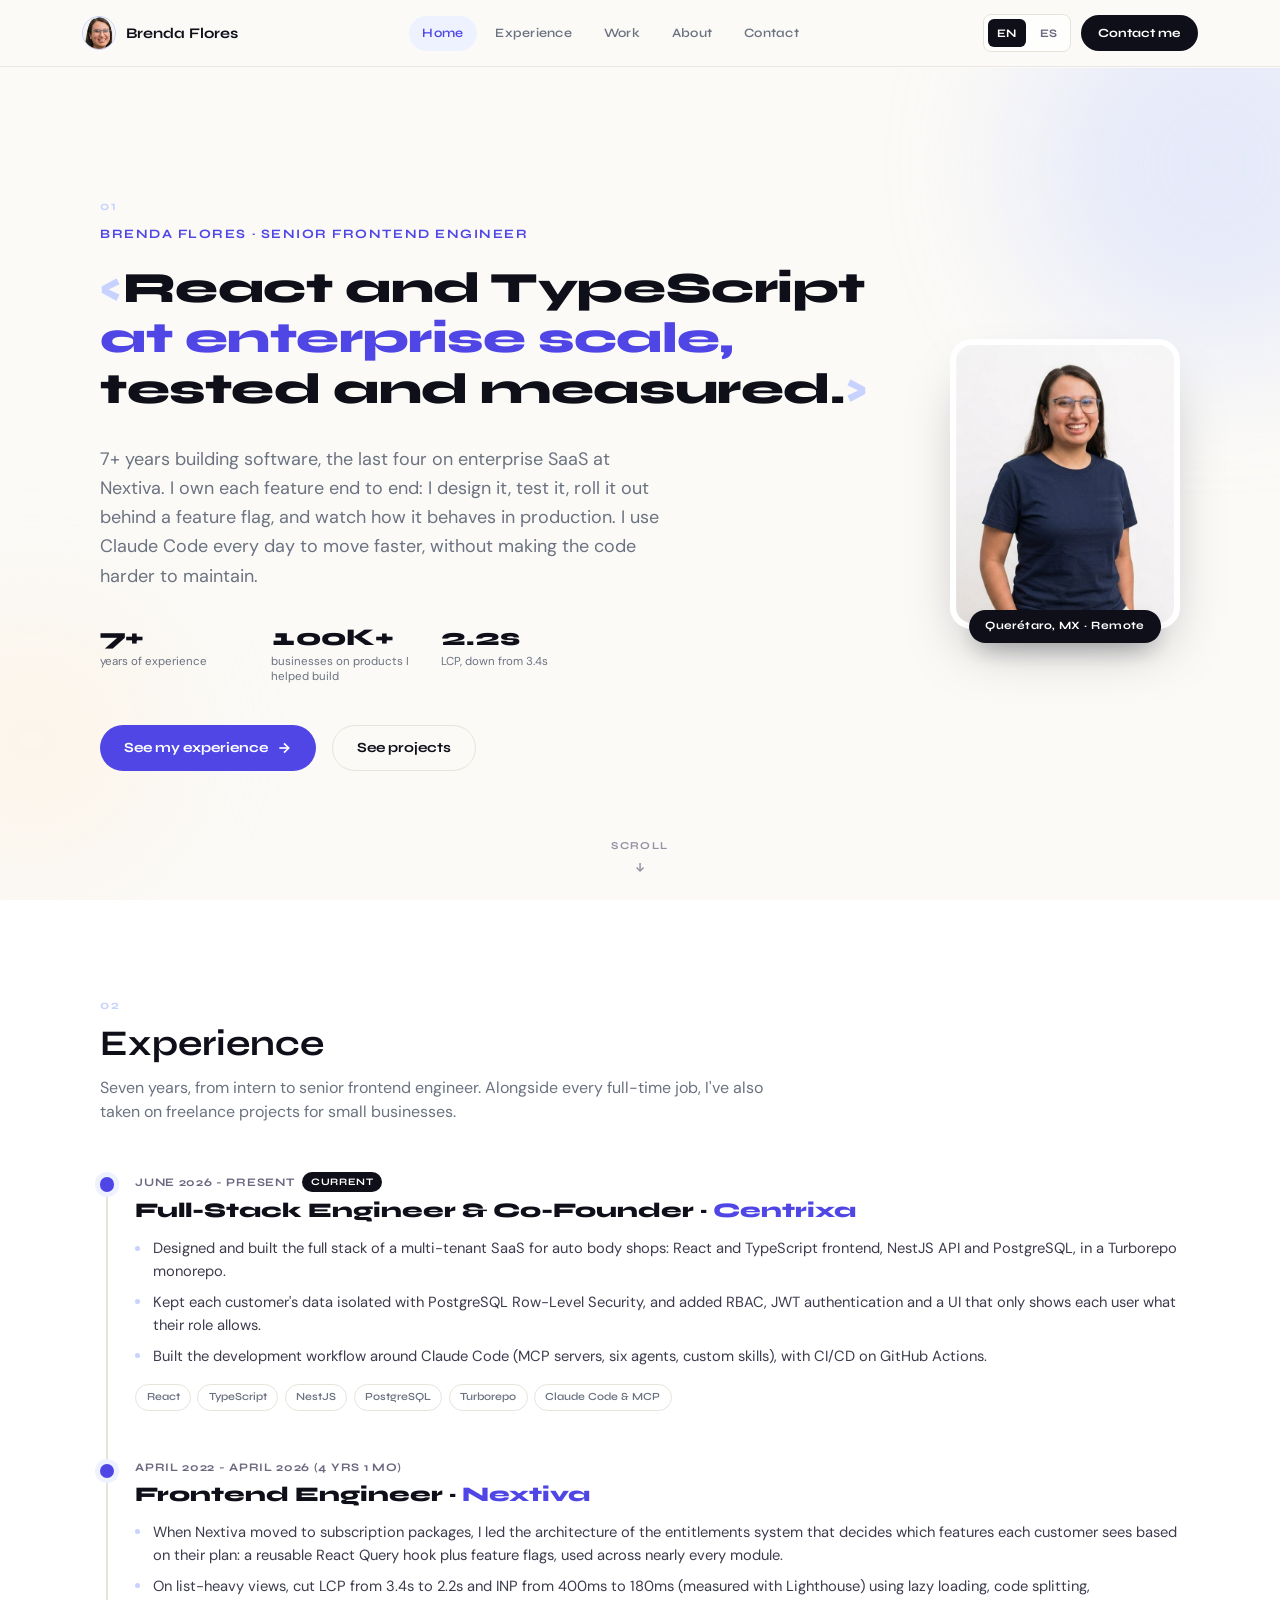
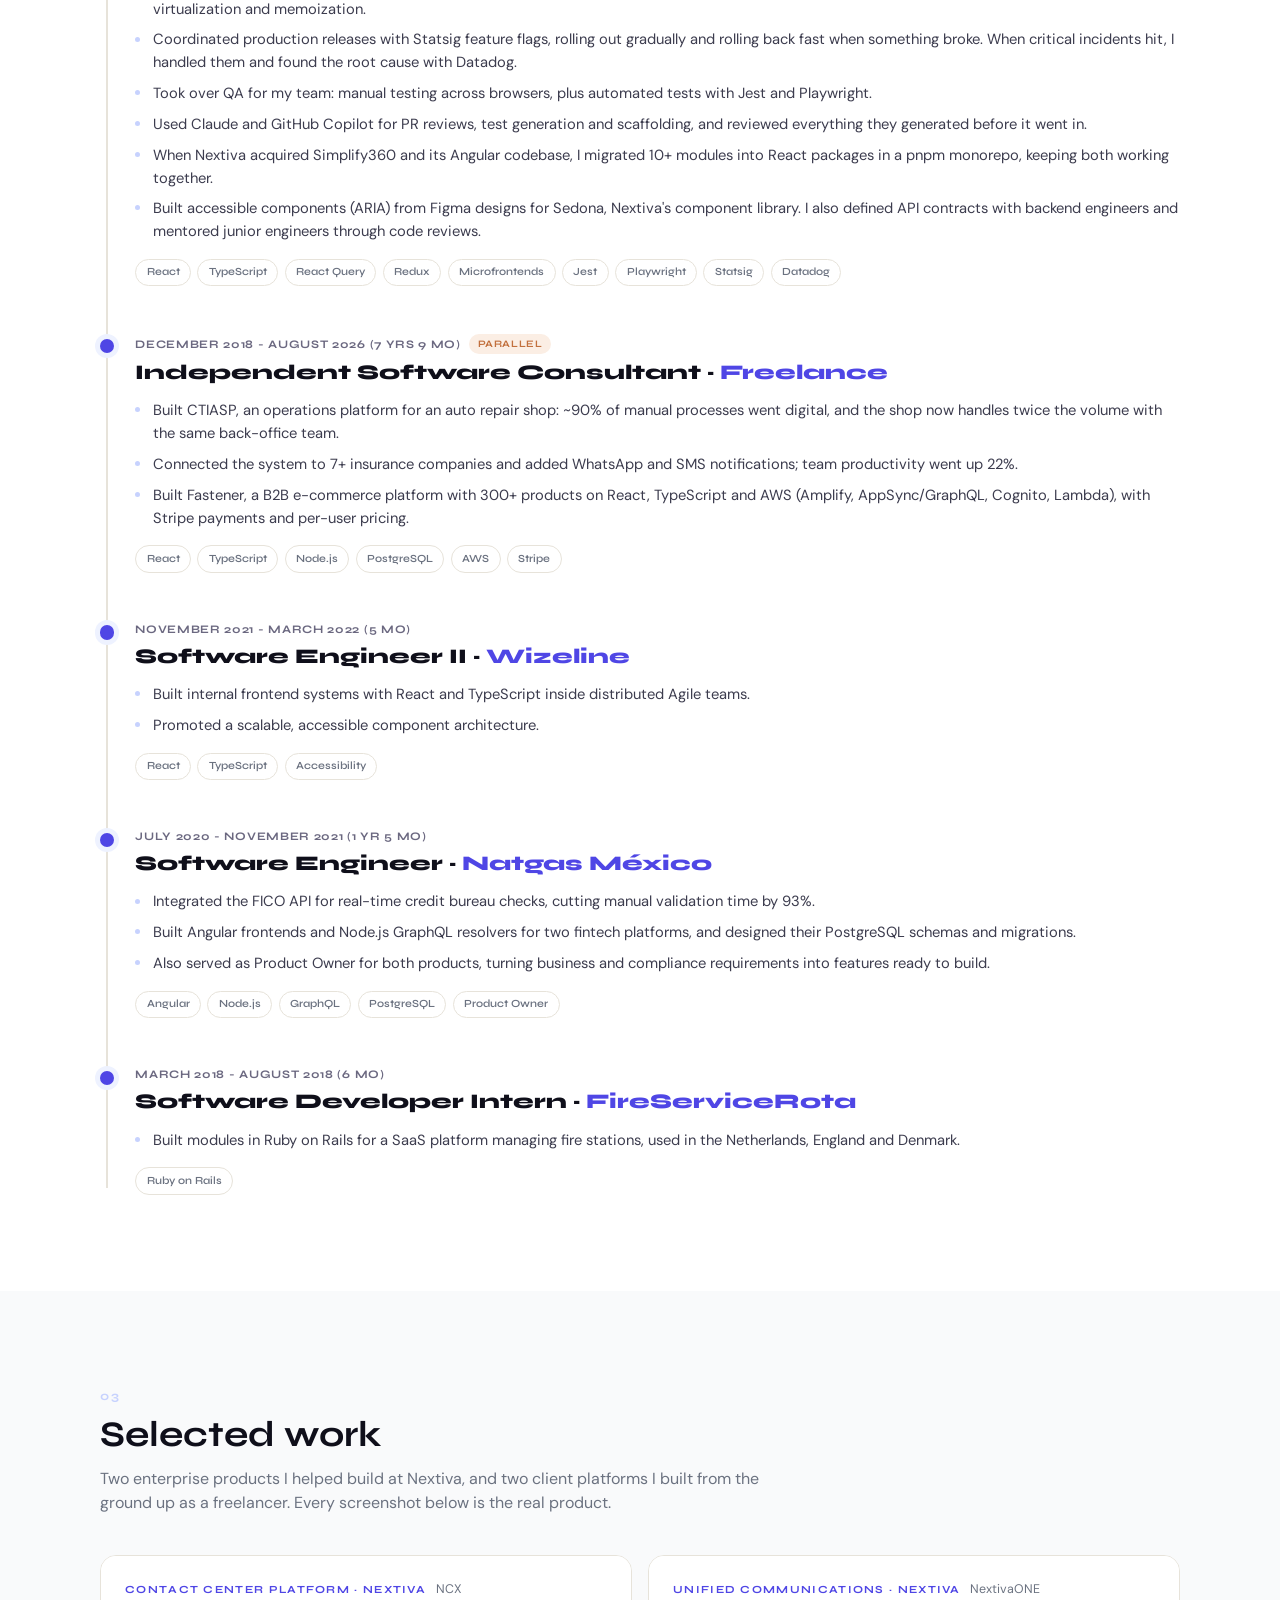
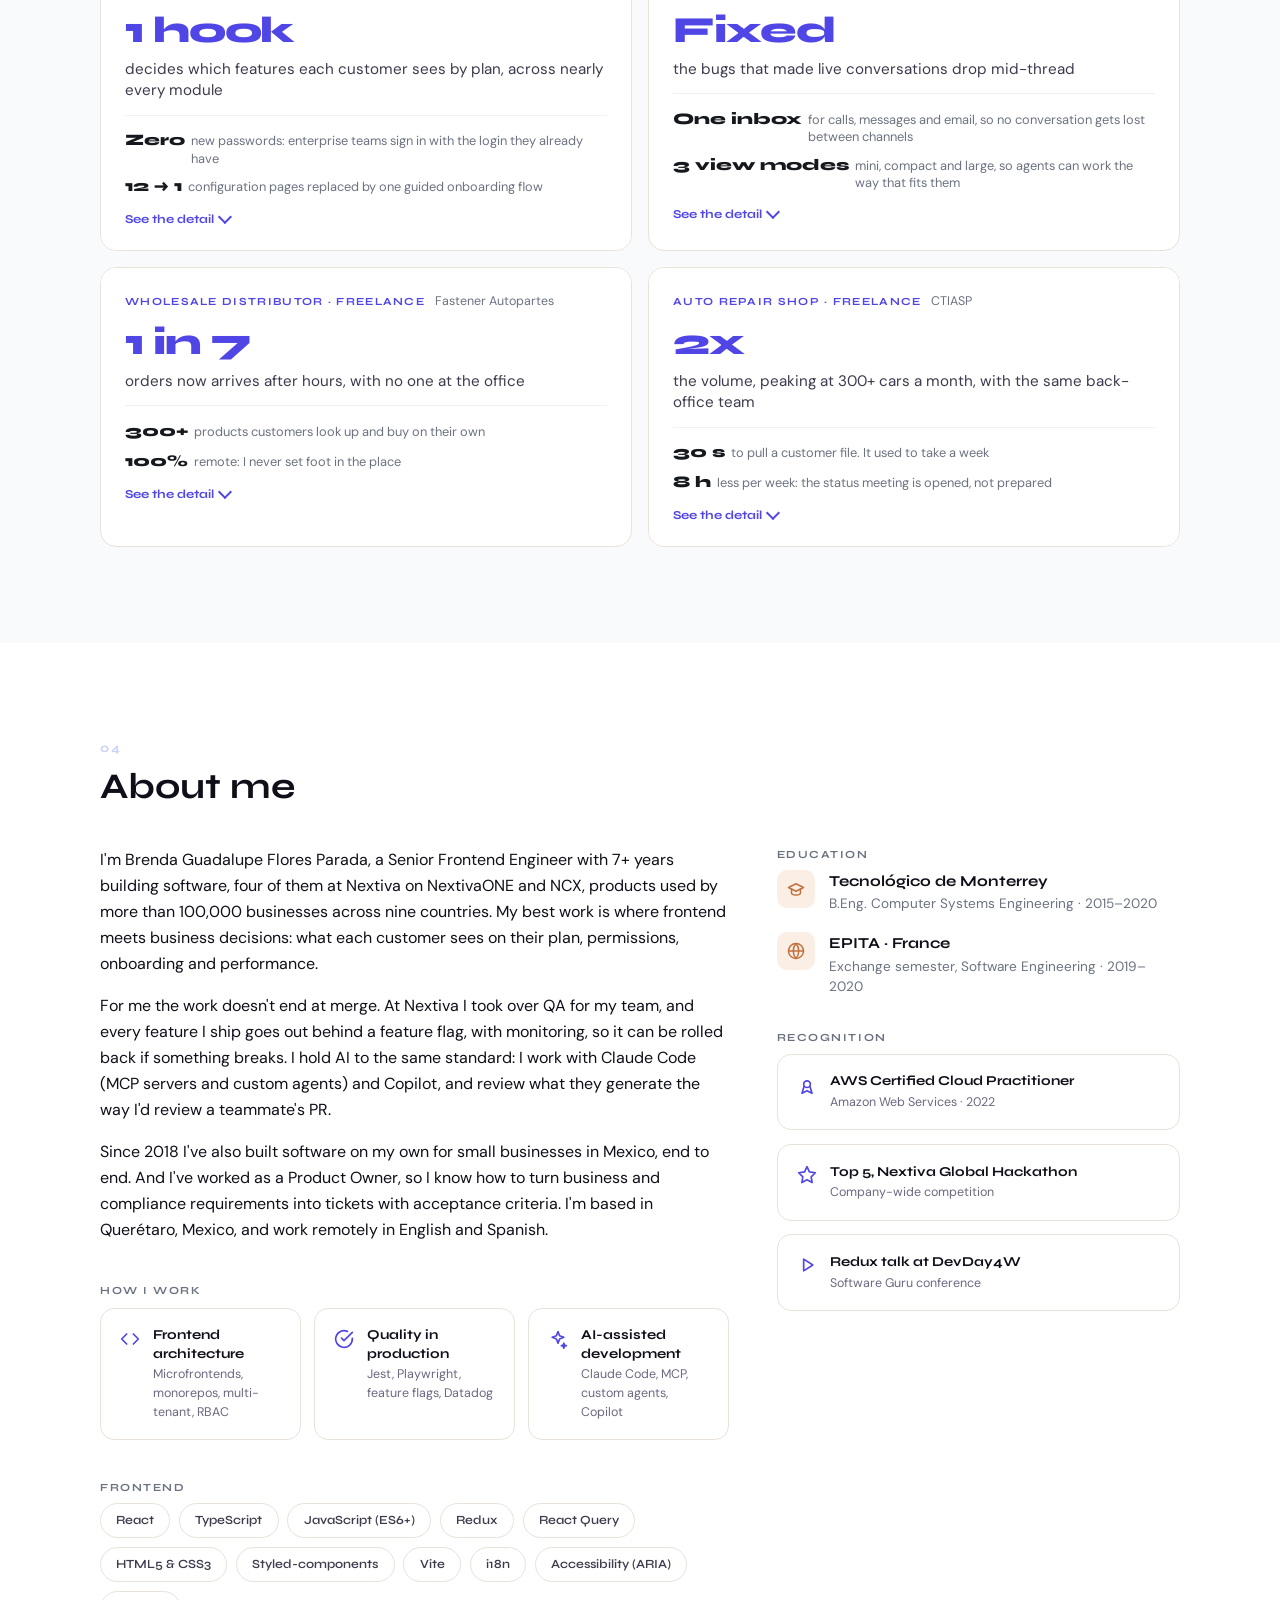
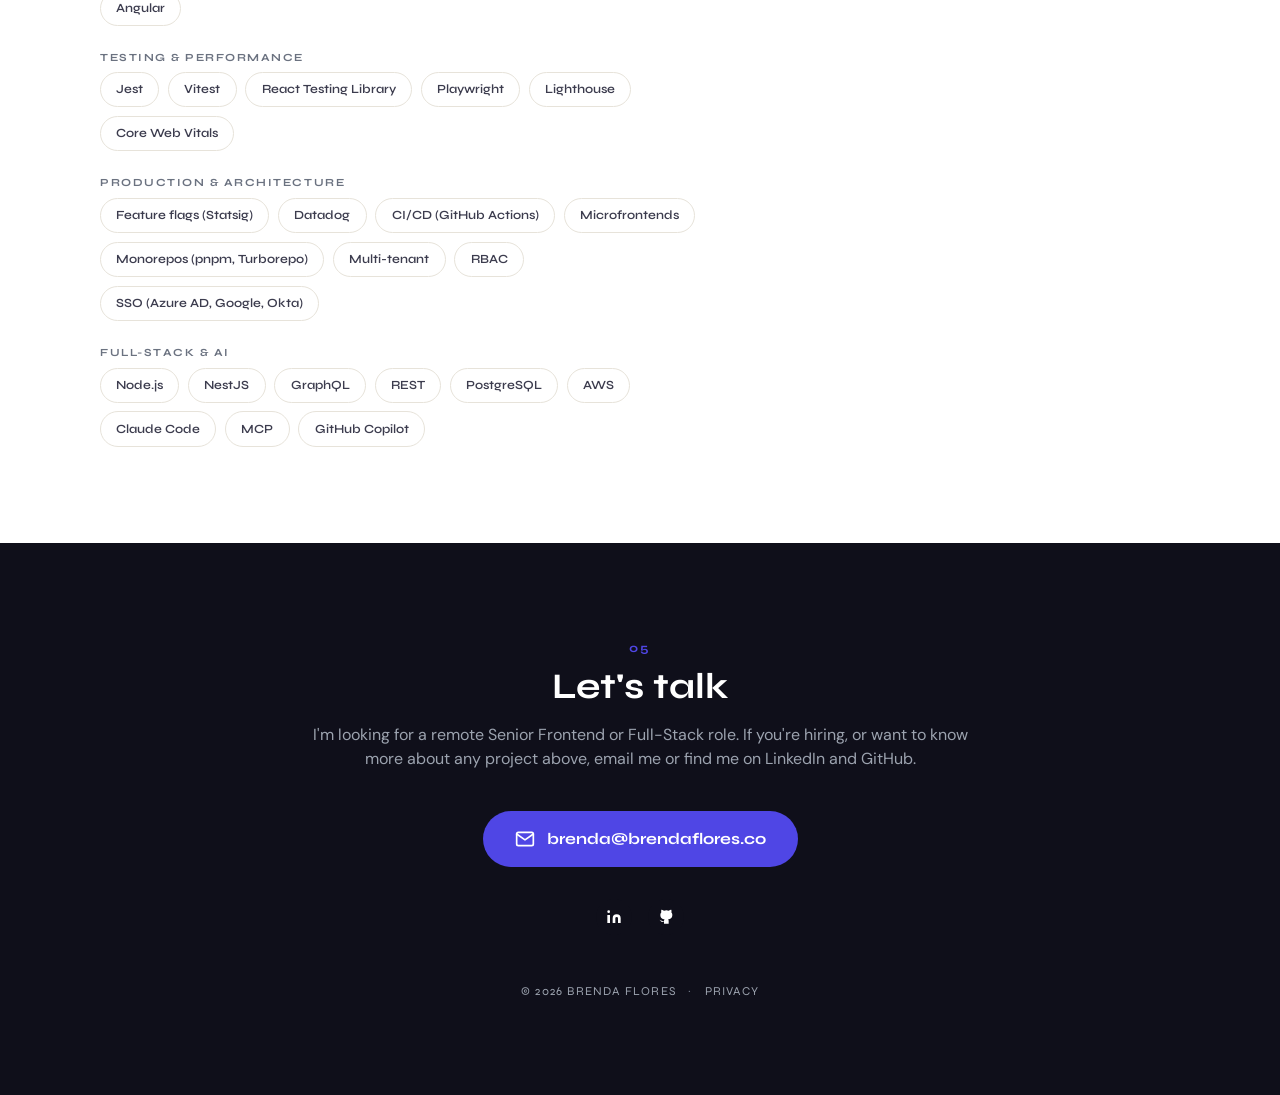
<file: index.html>
<!doctype html>
<html lang="en" class="scroll-smooth">
  <head>
    <meta charset="UTF-8" />
    <meta name="viewport" content="width=device-width, initial-scale=1.0" />
    <title>Brenda Flores | Senior Frontend Engineer</title>
    <!--  En ingles a proposito: es lo que LinkedIn y los ATS muestran al
          pegar el link, y la mayoria de las vacantes son remotas en ingles.  -->
    <meta
      name="description"
      content="Brenda Flores, Senior Frontend Engineer: 7+ years building software, the last four on React and TypeScript products for enterprise SaaS used daily by thousands of agents, with a focus on performance, testing and AI-assisted development."
    />
    <meta name="robots" content="index, follow" />
    <link rel="canonical" href="https://brendaflores.co/" />
    <link rel="icon" href="/favicon.svg" type="image/svg+xml" />

    <meta property="og:type" content="website" />
    <meta property="og:title" content="Brenda Flores | Senior Frontend Engineer" />
    <meta
      property="og:description"
      content="7+ years building software, the last four on React and TypeScript products for enterprise SaaS used daily by thousands of agents. Performance, testing and AI-assisted development."
    />
    <meta property="og:url" content="https://brendaflores.co/" />
    <meta property="og:image" content="https://brendaflores.co/images/og-image.jpg" />
    <meta property="og:locale" content="en_US" />
    <meta property="og:locale:alternate" content="es_MX" />
    <meta name="twitter:card" content="summary_large_image" />
    <meta name="twitter:title" content="Brenda Flores | Senior Frontend Engineer" />
    <meta
      name="twitter:description"
      content="7+ years building software, the last four on React and TypeScript products for enterprise SaaS used daily by thousands of agents. Performance, testing and AI-assisted development."
    />
    <meta name="twitter:image" content="https://brendaflores.co/images/og-image.jpg" />

    <!-- Analitica: los IDs de GA4 y Clarity se cambian en /analytics.js -->
    <script src="/analytics.js" defer></script>
    <!--  Tailwind compilado (tailwind.config.js), no el CDN: si se agregan
          clases nuevas al HTML hay que volver a generarlo, ver README.  -->
    <link rel="stylesheet" href="/tailwind.css" />
    <link rel="preconnect" href="https://fonts.googleapis.com" />
    <link rel="preconnect" href="https://fonts.gstatic.com" crossorigin />
    <link
      href="https://fonts.googleapis.com/css2?family=Syne:wght@400;500;600;700;800&family=DM+Sans:ital,opsz,wght@0,9..40,300;0,9..40,400;0,9..40,500;0,9..40,600;1,9..40,300&display=swap"
      rel="stylesheet"
    />
    <meta name="theme-color" content="#FBFAF7" />
    <style>
      /*  base  */
      html {
        background: #fbfaf7;
      }
      body {
        font-family: "DM Sans", sans-serif;
        color: #0f0f1a;
        background: #fbfaf7;
        overflow-x: hidden;
      }
      h1,
      h2,
      h3,
      h4,
      h5 {
        font-family: "Syne", sans-serif;
      }
      ::selection {
        background: #4f46e5;
        color: #fff;
      }

      /*  ══════════════ top nav ══════════════
          Editorial, no barra lateral: la barra lateral fija se sentia a
          "panel de control", y el pedido fue justo lo contrario: algo que
          se lea como una revista/CV, no como un dashboard.  */
      #topnav {
        position: fixed;
        top: 0;
        left: 0;
        width: 100%;
        z-index: 200;
        background: rgba(251, 250, 247, 0.78);
        backdrop-filter: blur(14px);
        -webkit-backdrop-filter: blur(14px);
        border-bottom: 1px solid rgba(15, 15, 26, 0.08);
      }
      .nav-inner {
        max-width: 1180px;
        margin: 0 auto;
        padding: 0.9rem 2rem;
        display: flex;
        align-items: center;
        justify-content: space-between;
        gap: 1rem;
      }
      .brand {
        display: flex;
        align-items: center;
        gap: 0.65rem;
        text-decoration: none;
        flex-shrink: 0;
      }
      .brand img {
        width: 34px;
        height: 34px;
        border-radius: 50%;
        /*  Recorte propio (avatar-brenda-face.jpg), no la foto de cuerpo
            completo: a 34px, la cara tiene que llenar el circulo o se ve
            borrosa por falta de detalle, no por compresion.  */
        object-fit: cover;
        border: 1.5px solid #c7d2fe;
      }
      .brand span {
        font-family: "Syne", sans-serif;
        font-weight: 700;
        font-size: 0.92rem;
        color: #0f0f1a;
      }
      #nav-links {
        display: flex;
        align-items: center;
        gap: 0.3rem;
      }
      .nav-link {
        font-family: "Syne", sans-serif;
        font-size: 0.8rem;
        font-weight: 600;
        letter-spacing: 0.02em;
        color: #6b7280;
        text-decoration: none;
        padding: 0.5rem 0.85rem;
        border-radius: 999px;
        transition: all 0.2s;
      }
      .nav-link:hover {
        color: #4f46e5;
        background: #eef2ff;
      }
      .nav-link.active {
        color: #4f46e5;
        background: #eef2ff;
      }
      .nav-right {
        display: flex;
        align-items: center;
        gap: 0.6rem;
        flex-shrink: 0;
      }
      .lang-btn {
        font-family: "Syne", sans-serif;
        font-size: 0.72rem;
        font-weight: 700;
        padding: 0.32rem 0.6rem;
        border-radius: 6px;
        transition: all 0.2s;
      }
      .lang-btn.active {
        background: #0f0f1a;
        color: #fff;
      }
      .lang-btn:not(.active) {
        color: #6b6880;
      }
      .lang-btn:not(.active):hover {
        background: #eef2ff;
        color: #4f46e5;
      }
      #cta-nav {
        font-family: "Syne", sans-serif;
        font-size: 0.78rem;
        font-weight: 700;
        background: #0f0f1a;
        color: #fff;
        padding: 0.55rem 1.1rem;
        border-radius: 999px;
        text-decoration: none;
        transition:
          background 0.2s,
          transform 0.2s;
        white-space: nowrap;
      }
      #cta-nav:hover {
        background: #4f46e5;
        transform: translateY(-1px);
      }
      #hamburger {
        display: none;
        background: transparent;
        border: 1px solid rgba(15, 15, 26, 0.15);
        width: 38px;
        height: 38px;
        border-radius: 8px;
        align-items: center;
        justify-content: center;
        flex-direction: column;
        gap: 4px;
        flex-shrink: 0;
      }
      #hamburger span {
        display: block;
        width: 16px;
        height: 2px;
        background: #0f0f1a;
        border-radius: 2px;
        transition: all 0.25s;
      }
      #hamburger.open span:nth-child(1) {
        transform: translateY(6px) rotate(45deg);
      }
      #hamburger.open span:nth-child(2) {
        opacity: 0;
      }
      #hamburger.open span:nth-child(3) {
        transform: translateY(-6px) rotate(-45deg);
      }
      @media (max-width: 860px) {
        #nav-links {
          position: fixed;
          top: 64px;
          left: 0;
          right: 0;
          flex-direction: column;
          align-items: stretch;
          background: #fbfaf7;
          border-bottom: 1px solid rgba(15, 15, 26, 0.08);
          padding: 0.5rem 1.25rem 1rem;
          gap: 0.15rem;
          transform: translateY(-8px);
          opacity: 0;
          pointer-events: none;
          transition:
            opacity 0.2s,
            transform 0.2s;
        }
        #nav-links.open {
          opacity: 1;
          transform: none;
          pointer-events: auto;
        }
        .nav-link {
          padding: 0.7rem 0.9rem;
        }
        #hamburger {
          display: flex;
        }
        #cta-nav {
          display: none;
        }
        .brand span {
          display: none;
        }
      }

      /*  saltar al contenido: invisible hasta que llega el foco del teclado  */
      .skip-link {
        position: absolute;
        left: 1rem;
        top: -4rem;
        z-index: 400;
        background: #0f0f1a;
        color: #fff;
        font-family: "Syne", sans-serif;
        font-size: 0.8rem;
        font-weight: 700;
        padding: 0.6rem 1rem;
        border-radius: 999px;
        transition: top 0.2s;
      }
      .skip-link:focus {
        top: 0.75rem;
      }

      /*  los puntos del carrusel son <button>: quitarles el estilo nativo  */
      .carousel-dot {
        border: 0;
        padding: 0;
        cursor: pointer;
      }
      .carousel-dot:focus-visible,
      .carousel-btn:focus-visible,
      .lang-btn:focus-visible,
      .nav-link:focus-visible {
        outline: 2px solid #4f46e5;
        outline-offset: 2px;
      }

      /*  sections  */
      main {
        padding-top: 68px;
      }
      section {
        padding: 6rem 2rem;
      }
      .section-inner {
        max-width: 1080px;
        margin: 0 auto;
      }
      @media (max-width: 1024px) {
        section {
          padding: 4.5rem 2rem;
        }
      }
      @media (max-width: 640px) {
        section {
          padding: 3.5rem 1.25rem;
        }
      }

      .sec-num {
        font-family: "Syne", sans-serif;
        font-size: 0.78rem;
        font-weight: 700;
        color: #c7d2fe;
        letter-spacing: 0.15em;
        text-transform: uppercase;
        margin-bottom: 0.6rem;
      }
      .bracket {
        color: #c7d2fe;
      }
      .hero-line {
        font-family: "Syne", sans-serif;
        font-weight: 800;
        line-height: 1.08;
        display: block;
        letter-spacing: -0.01em;
        /*  Syne es una tipografia ancha: en pantallas angostas una sola
            palabra larga puede no caber y desbordar en vez de hacer wrap.
            Esto la deja partir como ultimo recurso, nunca cortarse.  */
        overflow-wrap: break-word;
        /*  Syne es tan ancha que con los tamanos fijos de Tailwind cada
            frase del titular partia en dos renglones. El tamano sigue al
            ancho de la columna para que, de tablet para arriba, cada frase
            quepa en uno; en celular parte en dos, que ahi se lee bien.  */
        font-size: clamp(1.9rem, 5.5vw - 0.25rem, 3.1rem);
      }
      @media (min-width: 1024px) {
        .hero-line {
          font-size: clamp(2.3rem, 5.8vw - 1.45rem, 2.7rem);
        }
      }
      .hero-eyebrow {
        font-family: "Syne", sans-serif;
        font-size: 0.8rem;
        font-weight: 700;
        letter-spacing: 0.12em;
        text-transform: uppercase;
        color: #4f46e5;
      }
      .pill {
        display: inline-block;
        font-size: 0.72rem;
        font-weight: 600;
        font-family: "Syne", sans-serif;
        letter-spacing: 0.05em;
        padding: 0.3rem 0.8rem;
        border-radius: 999px;
        background: #eef2ff;
        color: #4f46e5;
      }

      /*  hero: intro grande + foto, estilo editorial  */
      #home {
        position: relative;
        min-height: calc(100vh - 68px);
        display: flex;
        align-items: center;
        overflow: hidden;
      }
      .blob {
        position: absolute;
        border-radius: 50%;
        filter: blur(70px);
        opacity: 0.4;
        pointer-events: none;
        will-change: transform;
      }
      .hero-grid {
        display: grid;
        grid-template-columns: 1fr;
        gap: 2.5rem;
        align-items: center;
        width: 100%;
      }
      /*  Los hijos de un grid no se encogen bajo su min-content por
          default: sin esto, una palabra larga en el titular empuja el
          ancho del grid entero y todo se corta en vez de hacer wrap. */
      .hero-grid > * {
        min-width: 0;
      }
      @media (min-width: 1024px) {
        .hero-grid {
          grid-template-columns: 1fr auto;
          gap: 3rem;
        }
      }
      .hero-portrait {
        position: relative;
        justify-self: center;
      }
      .hero-portrait img {
        width: 230px;
        height: 290px;
        object-fit: cover;
        border-radius: 22px;
        box-shadow: 0 30px 60px -20px rgba(15, 15, 26, 0.35);
        border: 6px solid #fff;
      }
      .hero-portrait .hp-tag {
        position: absolute;
        bottom: -14px;
        left: 50%;
        transform: translateX(-50%);
        background: #0f0f1a;
        color: #fff;
        font-family: "Syne", sans-serif;
        font-size: 0.7rem;
        font-weight: 700;
        letter-spacing: 0.04em;
        padding: 0.5rem 1rem;
        border-radius: 999px;
        white-space: nowrap;
        box-shadow: 0 10px 24px -8px rgba(15, 15, 26, 0.4);
      }
      @media (max-width: 1023px) {
        .hero-portrait {
          order: -1;
        }
        .hero-portrait img {
          width: 150px;
          height: 190px;
        }
      }

      /*  stat strip debajo del parrafo del hero: el "CV" empieza aqui  */
      .stat-strip {
        display: grid;
        grid-template-columns: repeat(3, 1fr);
        gap: 0.5rem 2rem;
        margin-top: 2.2rem;
        max-width: 30rem;
      }
      @media (max-width: 640px) {
        .stat-strip {
          gap: 0.6rem 1.25rem;
        }
      }
      .stat-chip .num {
        font-family: "Syne", sans-serif;
        font-weight: 800;
        font-size: 1.5rem;
        color: #0f0f1a;
        line-height: 1;
        font-variant-numeric: tabular-nums;
      }
      .stat-chip .lbl {
        font-size: 0.72rem;
        color: #6b7280;
        margin-top: 0.3rem;
        line-height: 1.3;
      }

      /*  scroll cue  */
      .scroll-cue {
        position: absolute;
        bottom: 1.6rem;
        left: 50%;
        transform: translateX(-50%);
        display: flex;
        flex-direction: column;
        align-items: center;
        gap: 0.4rem;
        color: #9691a4;
        text-decoration: none;
      }
      .scroll-cue span {
        font-family: "Syne", sans-serif;
        font-size: 0.66rem;
        font-weight: 700;
        letter-spacing: 0.14em;
        text-transform: uppercase;
      }
      .scroll-cue svg {
        width: 14px;
        height: 14px;
        animation: bob 1.8s ease-in-out infinite;
      }
      @keyframes bob {
        0%,
        100% {
          transform: translateY(0);
        }
        50% {
          transform: translateY(6px);
        }
      }
      @media (max-width: 767px) {
        .scroll-cue {
          display: none;
        }
      }

      /*  ══════════════ timeline (experiencia) ══════════════
          Linea vertical con relleno que avanza con el scroll: es la unica
          pieza realmente "viva" del CV, y es lo que separa esto de una
          lista con vinetas.  */
      .timeline {
        position: relative;
        margin-top: 3rem;
        padding-left: 2.2rem;
      }
      .tl-track {
        position: absolute;
        top: 0.4rem;
        bottom: 0.4rem;
        left: 0.4rem;
        width: 2px;
        background: #e7e3da;
      }
      .tl-fill {
        position: absolute;
        top: 0;
        left: 0;
        width: 2px;
        height: 0%;
        background: linear-gradient(180deg, #4f46e5, #c2703d);
        transition: height 0.1s linear;
      }
      .tl-item {
        position: relative;
        padding-bottom: 3rem;
      }
      .tl-item:last-child {
        padding-bottom: 0;
      }
      .tl-dot {
        position: absolute;
        left: -2.2rem;
        top: 0.3rem;
        width: 0.9rem;
        height: 0.9rem;
        border-radius: 50%;
        background: #fbfaf7;
        border: 2px solid #c7d2fe;
        transition:
          border-color 0.3s,
          background 0.3s;
      }
      .tl-item.visible .tl-dot {
        border-color: #4f46e5;
        background: #4f46e5;
        box-shadow: 0 0 0 5px #eef2ff;
      }
      .tl-when {
        font-family: "Syne", sans-serif;
        font-size: 0.72rem;
        font-weight: 700;
        letter-spacing: 0.06em;
        color: #6b6880;
        text-transform: uppercase;
        margin-bottom: 0.35rem;
        display: flex;
        align-items: center;
        gap: 0.5rem;
        flex-wrap: wrap;
      }
      .tl-badge {
        font-family: "Syne", sans-serif;
        font-size: 0.62rem;
        font-weight: 700;
        letter-spacing: 0.06em;
        text-transform: uppercase;
        padding: 0.16rem 0.55rem;
        border-radius: 999px;
      }
      .tl-badge.now {
        background: #0f0f1a;
        color: #fff;
      }
      .tl-badge.parallel {
        background: #fbeee4;
        color: #c2703d;
      }
      .tl-role {
        font-family: "Syne", sans-serif;
        font-weight: 800;
        font-size: 1.3rem;
        color: #0f0f1a;
        line-height: 1.25;
      }
      .tl-role .co {
        color: #4f46e5;
      }
      .tl-bullets {
        margin: 0.85rem 0 0;
        padding: 0;
        list-style: none;
        display: flex;
        flex-direction: column;
        gap: 0.5rem;
      }
      .tl-bullets li {
        position: relative;
        padding-left: 1.1rem;
        font-size: 0.92rem;
        line-height: 1.55;
        color: #3c3c4e;
      }
      .tl-bullets li::before {
        content: "";
        position: absolute;
        left: 0;
        top: 0.55em;
        width: 5px;
        height: 5px;
        border-radius: 50%;
        background: #c7d2fe;
      }
      .tl-tags {
        display: flex;
        flex-wrap: wrap;
        gap: 0.4rem;
        margin-top: 1rem;
      }
      .tag-chip {
        font-family: "Syne", sans-serif;
        font-size: 0.68rem;
        font-weight: 600;
        color: #6b7280;
        background: #fff;
        border: 1px solid #e7e3da;
        padding: 0.28rem 0.65rem;
        border-radius: 999px;
      }

      /*  ══════════════ proyectos: tarjeta que se abre ══════════════  */
      .case-list {
        display: grid;
        gap: 1rem;
        margin-top: 2.5rem;
      }
      @media (min-width: 900px) {
        .case-list {
          grid-template-columns: 1fr 1fr;
        }
        .case-card[open] {
          grid-column: 1 / -1;
        }
      }
      .case-card {
        display: flex;
        flex-direction: column;
        background: #fff;
        border: 1px solid #e7e3da;
        border-radius: 16px;
        transition:
          border-color 0.2s,
          box-shadow 0.2s;
      }
      .case-card:hover {
        border-color: #c7d2fe;
        box-shadow: 0 6px 24px rgba(79, 70, 229, 0.07);
      }
      .case-card[open] {
        border-color: #c7d2fe;
      }
      .case-card > summary {
        cursor: pointer;
        list-style: none;
        padding: 1.5rem 1.5rem 1.35rem;
        display: flex;
        flex-direction: column;
        gap: 0.85rem;
        background: #fff;
        border-radius: 15px;
      }
      .case-card[open] > summary {
        border-radius: 15px 15px 0 0;
      }
      .case-card:not([open]) > summary {
        flex: 1;
      }
      .case-card > summary::-webkit-details-marker {
        display: none;
      }
      .case-card > summary:focus-visible {
        outline: 2px solid #4f46e5;
        outline-offset: -2px;
      }
      @media (max-width: 899px) {
        .case-card[open] > summary {
          position: sticky;
          top: 4.4rem;
          z-index: 90;
          border-bottom: 1px solid #e7e3da;
          box-shadow: 0 4px 14px rgba(15, 15, 26, 0.06);
          background: #fff;
        }
        .case-card[open] > summary .cc-minis,
        .case-card[open] > summary .cc-hero span {
          display: none;
        }
        .case-card[open] > summary {
          gap: 0.5rem;
          padding: 0.9rem 1.1rem;
        }
      }
      .cc-top {
        display: flex;
        align-items: baseline;
        gap: 0.6rem;
        flex-wrap: wrap;
      }
      .cc-tag {
        font-family: "Syne", sans-serif;
        font-size: 0.68rem;
        font-weight: 700;
        letter-spacing: 0.12em;
        text-transform: uppercase;
        color: #4f46e5;
      }
      .cc-client {
        font-size: 0.78rem;
        color: #6b7280;
      }
      .cc-hero {
        margin: 0;
        display: flex;
        align-items: baseline;
        gap: 0.6rem;
        flex-wrap: wrap;
        font-size: 0.95rem;
        color: #3c3c4e;
        line-height: 1.4;
      }
      .cc-hero b {
        font-family: "Syne", sans-serif;
        font-size: 2.3rem;
        font-weight: 800;
        letter-spacing: -0.03em;
        color: #4f46e5;
        line-height: 1;
        flex: none;
      }
      .cc-minis {
        margin-top: auto;
        display: flex;
        flex-wrap: wrap;
        gap: 0.5rem 1.6rem;
        padding-top: 0.85rem;
        border-top: 1px solid #f0f1f5;
      }
      .cc-mini {
        display: flex;
        align-items: baseline;
        gap: 0.4rem;
        font-size: 0.8rem;
        color: #6b7280;
        line-height: 1.35;
      }
      .cc-mini b {
        font-family: "Syne", sans-serif;
        font-size: 1rem;
        font-weight: 800;
        color: #15181c;
        flex: none;
      }
      .cc-more {
        display: inline-flex;
        align-items: center;
        gap: 0.4rem;
        align-self: flex-start;
        font-family: "Syne", sans-serif;
        font-size: 0.76rem;
        font-weight: 700;
        color: #4f46e5;
      }
      .cc-more::after {
        content: "";
        width: 0.62rem;
        height: 0.62rem;
        border-right: 2px solid currentColor;
        border-bottom: 2px solid currentColor;
        transform: translateY(-2px) rotate(45deg);
        transition: transform 0.2s;
      }
      .case-card[open] .cc-more::after {
        transform: translateY(2px) rotate(-135deg);
      }
      .cc-more-close,
      .case-card[open] .cc-more-open {
        display: none;
      }
      .case-card[open] .cc-more-close {
        display: inline;
      }
      .cc-body {
        padding: 2rem 1.5rem 1.6rem;
        border-top: 1px solid #f0f1f5;
      }
      /*  Ocultarlo a mano, sin fiarse del cierre nativo del <details>: en
          algunos entornos el contenido cerrado sigue reservando todo su
          alto aunque no se pinte, y la pagina queda con tramos de scroll
          en blanco. Con esto el alto colapsa de verdad a 0.  */
      .case-card:not([open]) .cc-body {
        display: none;
      }
      .case-card[open] .cc-body {
        display: flex;
        flex-direction: column;
      }
      @media (max-width: 640px) {
        .case-card > summary {
          padding: 1.2rem 1.1rem 1.1rem;
        }
        .cc-body {
          padding: 0 1.1rem 1.3rem;
        }
        .cc-hero b {
          font-size: 2rem;
        }
        /*  En angosto, la cifra junto al texto lo deja en una columna de
            tres palabras: mejor la cifra arriba y el texto debajo.  */
        .cc-mini {
          flex-direction: column;
          gap: 0.1rem;
        }
      }
      .proj-panel {
        display: none;
      }
      .proj-panel.active {
        display: flex;
        flex-direction: column;
        animation: projFade 0.35s ease;
      }
      .cc-body > .case-shots {
        order: 5;
      }
      .cc-body > .case-flow {
        order: 4;
      }
      @keyframes projFade {
        from {
          opacity: 0;
          transform: translateY(10px);
        }
        to {
          opacity: 1;
          transform: none;
        }
      }
      .case-label {
        display: block;
        font-family: "Syne", sans-serif;
        font-size: 0.68rem;
        font-weight: 700;
        letter-spacing: 0.14em;
        text-transform: uppercase;
        color: #6b7280;
        margin-bottom: 0.4rem;
      }

      /*  diagrama antes/hoy, solo para los casos freelance  */
      .case-flow {
        border: 1px solid #e7e3da;
        border-radius: 14px;
        padding: 1.1rem 1.15rem;
        margin-top: 1.4rem;
        background: #fff;
      }
      .flow-row {
        display: grid;
        grid-template-columns: 3.1rem 1fr;
        gap: 0.85rem;
        align-items: start;
      }
      .flow-row + .flow-row {
        margin-top: 0.8rem;
        padding-top: 0.8rem;
        border-top: 1px dashed #e7e3da;
      }
      .flow-when {
        font-family: "Syne", sans-serif;
        font-size: 0.62rem;
        font-weight: 700;
        letter-spacing: 0.12em;
        text-transform: uppercase;
        color: #6b7280;
        padding-top: 0.6rem;
      }
      @media (max-width: 640px) {
        .flow-row {
          grid-template-columns: 1fr;
          gap: 0.4rem;
        }
        .flow-when {
          padding-top: 0;
        }
      }
      .flow-row.after .flow-when {
        color: #4f46e5;
      }
      .flow-steps {
        display: flex;
        flex-wrap: wrap;
        align-items: center;
        gap: 0.45rem 0;
      }
      .fstep {
        position: relative;
        font-size: 0.82rem;
        line-height: 1.35;
        color: #4b5563;
        background: #f7f7fb;
        border: 1px solid #e7e3da;
        border-radius: 9px;
        padding: 0.45rem 0.7rem;
        transform: rotate(-0.5deg);
      }
      .fstep:nth-child(even) {
        transform: rotate(0.5deg);
      }
      .fstep:not(:last-child) {
        margin-right: 1.75rem;
      }
      .fstep:not(:last-child)::after {
        content: "→";
        position: absolute;
        left: 100%;
        top: 50%;
        width: 1.75rem;
        text-align: center;
        transform: translateY(-50%);
        color: #c7cad1;
        pointer-events: none;
      }
      .fstep.end {
        font-family: "Syne", sans-serif;
        font-weight: 700;
        color: #b45309;
        background: #fffbeb;
        border-color: #fde68a;
      }
      .flow-row.after .fstep {
        color: #312e81;
        background: #eef2ff;
        border-color: #c7d2fe;
      }
      .flow-row.after .fstep.end {
        color: #3730a3;
        background: #e0e7ff;
        border-color: #a5b4fc;
        font-family: "Syne", sans-serif;
        font-weight: 700;
      }
      @media (prefers-reduced-motion: reduce) {
        .fstep,
        .fstep:nth-child(even) {
          transform: none;
        }
      }

      /*  bloques "el producto / mi contribucion" para los casos de empleo  */
      .role-blocks {
        display: grid;
        grid-template-columns: 1fr;
        gap: 1.5rem;
      }
      @media (min-width: 768px) {
        .role-blocks {
          grid-template-columns: 1fr 1fr;
          gap: 2rem;
        }
      }

      /*  capturas: mismo carrusel para los 4 proyectos  */
      .browser-frame {
        border-radius: 12px;
        overflow: hidden;
        border: 1px solid #e7e3da;
        box-shadow: 0 4px 24px rgba(0, 0, 0, 0.08);
      }
      .browser-bar {
        background: #f3f4f6;
        padding: 0.6rem 1rem;
        display: flex;
        align-items: center;
        gap: 0.5rem;
        flex-shrink: 0;
      }
      .browser-dot {
        width: 10px;
        height: 10px;
        border-radius: 50%;
        flex-shrink: 0;
      }
      .browser-url {
        flex: 1;
        background: #e7e3da;
        border-radius: 4px;
        height: 20px;
        margin-left: 0.75rem;
      }
      .carousel {
        position: relative;
      }
      .carousel-track-wrap {
        overflow: hidden;
      }
      .carousel-track {
        display: flex;
        transition: transform 0.4s cubic-bezier(0.4, 0, 0.2, 1);
      }
      .carousel-slide {
        min-width: 100%;
        aspect-ratio: 2 / 1;
        background: #f7f7fb;
        display: flex;
        align-items: center;
        justify-content: center;
      }
      .carousel-slide img {
        display: block;
        width: 100%;
        height: 100%;
        object-fit: contain;
      }
      .carousel-btn {
        position: absolute;
        top: 50%;
        transform: translateY(-50%);
        background: rgba(255, 255, 255, 0.92);
        border: 1px solid #e7e3da;
        border-radius: 50%;
        width: 38px;
        height: 38px;
        display: flex;
        align-items: center;
        justify-content: center;
        z-index: 10;
        box-shadow: 0 2px 10px rgba(0, 0, 0, 0.12);
        transition: all 0.2s;
      }
      .carousel-btn:hover {
        background: #4f46e5;
        border-color: #4f46e5;
      }
      .carousel-btn:hover svg {
        stroke: #fff;
      }
      .carousel-btn.prev {
        left: 12px;
      }
      .carousel-btn.next {
        right: 12px;
      }
      .carousel-dots {
        display: flex;
        justify-content: center;
        gap: 6px;
        margin-top: 10px;
      }
      .carousel-dot {
        width: 6px;
        height: 6px;
        border-radius: 50%;
        background: #c7d2fe;
        transition: all 0.25s;
      }
      .carousel-dot.active {
        background: #4f46e5;
        width: 20px;
        border-radius: 3px;
      }
      .case-shots > summary {
        cursor: pointer;
        list-style: none;
        display: inline-flex;
        align-items: center;
        gap: 0.5rem;
        font-family: "Syne", sans-serif;
        font-size: 0.78rem;
        font-weight: 700;
        color: #4f46e5;
        padding: 0.5rem 0.9rem;
        border: 1px solid #c7d2fe;
        border-radius: 999px;
        margin-top: 1.25rem;
        transition:
          background 0.2s,
          border-color 0.2s;
      }
      .case-shots > summary::-webkit-details-marker {
        display: none;
      }
      .case-shots > summary:hover {
        background: #eef2ff;
        border-color: #4f46e5;
      }
      .case-shots > summary:focus-visible {
        outline: 2px solid #4f46e5;
        outline-offset: 2px;
      }
      .case-shots > summary::after {
        content: "+";
        font-size: 1rem;
        line-height: 1;
      }
      .case-shots[open] > summary::after {
        content: "\2212";
      }
      .case-shots > .carousel {
        margin: 1rem 0 0;
      }
      /*  Mismo caso que .cc-body: no fiarse del cierre nativo del
          <details> anidado de las capturas.  */
      .case-shots:not([open]) > .carousel {
        display: none;
      }

      /*  ══════════════ skills ══════════════  */
      .skills-wrap {
        display: flex;
        flex-wrap: wrap;
        gap: 0.55rem;
        margin-top: 1.25rem;
      }
      .skill-chip {
        font-family: "Syne", sans-serif;
        font-size: 0.78rem;
        font-weight: 600;
        color: #3c3c4e;
        background: #fff;
        border: 1px solid #e7e3da;
        padding: 0.45rem 0.95rem;
        border-radius: 999px;
        transition:
          border-color 0.2s,
          color 0.2s,
          transform 0.2s;
      }
      .skill-chip:hover {
        border-color: #4f46e5;
        color: #4f46e5;
        transform: translateY(-2px);
      }

      /*  about stats + educacion  */
      .about-stats {
        display: grid;
        grid-template-columns: repeat(2, 1fr);
        gap: 1rem;
      }
      .about-stat {
        background: #fff;
        border: 1px solid #e7e3da;
        border-radius: 16px;
        padding: 1.25rem;
      }
      .about-stat .num {
        font-family: "Syne", sans-serif;
        font-weight: 800;
        font-size: 1.9rem;
        color: #4f46e5;
        line-height: 1;
        font-variant-numeric: tabular-nums;
      }
      .about-stat .lbl {
        font-size: 0.82rem;
        color: #6b7280;
        margin-top: 0.35rem;
      }
      .edu-item {
        display: flex;
        gap: 0.9rem;
        align-items: flex-start;
      }
      .edu-item + .edu-item {
        margin-top: 1.1rem;
      }
      .edu-icon {
        width: 38px;
        height: 38px;
        border-radius: 10px;
        background: #fbeee4;
        color: #c2703d;
        display: flex;
        align-items: center;
        justify-content: center;
        flex-shrink: 0;
      }
      .edu-icon svg {
        width: 18px;
        height: 18px;
      }
      .edu-school {
        font-family: "Syne", sans-serif;
        font-weight: 700;
        font-size: 0.95rem;
        color: #0f0f1a;
      }
      .edu-degree {
        font-size: 0.85rem;
        color: #6b7280;
        margin-top: 0.1rem;
      }

      /*  highlight strip: certificacion, hackathon, charla  */
      .highlight-row {
        display: grid;
        grid-template-columns: 1fr;
        gap: 0.85rem;
        margin-top: 1.5rem;
      }
      @media (min-width: 640px) {
        .highlight-row {
          grid-template-columns: repeat(3, 1fr);
        }
      }
      .highlight-card {
        background: #fff;
        border: 1px solid #e7e3da;
        border-radius: 14px;
        padding: 1.1rem 1.2rem;
        display: flex;
        gap: 0.8rem;
        align-items: flex-start;
      }
      .highlight-card svg {
        width: 20px;
        height: 20px;
        color: #4f46e5;
        flex-shrink: 0;
        margin-top: 0.15rem;
      }
      .highlight-card .h-title {
        font-family: "Syne", sans-serif;
        font-weight: 700;
        font-size: 0.85rem;
        color: #0f0f1a;
        line-height: 1.35;
      }
      .highlight-card .h-sub {
        font-size: 0.78rem;
        color: #6b6880;
        margin-top: 0.15rem;
      }

      /*  reconocimientos en la columna angosta: siempre apilados  */
      .highlight-row.highlight-stack {
        grid-template-columns: 1fr;
      }

      /*  social icons  */
      .social-icon {
        width: 36px;
        height: 36px;
        border-radius: 50%;
        background: #0f0f1a;
        display: flex;
        align-items: center;
        justify-content: center;
        transition:
          transform 0.2s,
          background 0.2s;
      }
      .social-icon:hover {
        transform: scale(1.1);
        background: #4f46e5;
      }
      .social-icon svg {
        width: 16px;
        height: 16px;
        fill: #fff;
      }

      /*  dark contact section  */
      #contact {
        background: #0f0f1a;
        color: #fff;
      }
      #contact .sec-num {
        color: #4f46e5;
      }

      /*  scroll progress bar  */
      #scroll-progress {
        position: fixed;
        top: 0;
        left: 0;
        width: 100%;
        height: 3px;
        background: linear-gradient(90deg, #4f46e5, #c2703d);
        transform: scaleX(0);
        transform-origin: 0 50%;
        z-index: 300;
        pointer-events: none;
      }

      /*  reveal animations  */
      .reveal {
        opacity: 0;
        transform: translateY(28px);
        transition:
          opacity 0.6s ease,
          transform 0.6s ease;
        transition-delay: var(--stagger, 0ms);
      }
      .reveal.visible {
        opacity: 1;
        transform: none;
      }
      .reveal-zoom {
        opacity: 0;
        transform: scale(0.9) translateY(20px);
        transition:
          opacity 0.7s cubic-bezier(0.16, 1, 0.3, 1),
          transform 0.7s cubic-bezier(0.16, 1, 0.3, 1);
        transition-delay: var(--stagger, 0ms);
      }
      .reveal-zoom.visible {
        opacity: 1;
        transform: none;
      }
      .tl-item {
        opacity: 0;
        transform: translateY(24px);
        transition:
          opacity 0.6s ease,
          transform 0.6s ease;
      }
      .tl-item.visible {
        opacity: 1;
        transform: none;
      }

      @keyframes heroIn {
        from {
          opacity: 0;
          transform: translateY(30px);
        }
        to {
          opacity: 1;
          transform: none;
        }
      }
      .hero-anim {
        opacity: 0;
        animation: heroIn 0.9s cubic-bezier(0.16, 1, 0.3, 1) forwards;
      }

      .num,
      .stat-num {
        font-variant-numeric: tabular-nums;
      }

      @media (prefers-reduced-motion: reduce) {
        *,
        *::before,
        *::after {
          animation-duration: 0.01ms !important;
          animation-iteration-count: 1 !important;
          transition-duration: 0.01ms !important;
        }
        .reveal,
        .reveal-zoom,
        .tl-item,
        .hero-anim {
          opacity: 1 !important;
          transform: none !important;
        }
      }
    </style>
  </head>
  <body>
    <a href="#experience" class="skip-link" data-en="Skip to content" data-es="Saltar al contenido">Skip to content</a>

    <!-- scroll progress -->
    <div id="scroll-progress"></div>

    <!-- ═══════════════════ TOP NAV ═══════════════════ -->
    <header id="topnav">
      <div class="nav-inner">
        <a href="#home" class="brand">
          <img src="images/avatar-brenda-face.jpg" alt="Brenda Flores" />
          <span>Brenda Flores</span>
        </a>

        <nav id="nav-links">
          <a href="#home" class="nav-link active" data-section="home">
            <span data-en="Home" data-es="Inicio">Home</span>
          </a>
          <a href="#experience" class="nav-link" data-section="experience">
            <span data-en="Experience" data-es="Experiencia">Experience</span>
          </a>
          <a href="#work" class="nav-link" data-section="work">
            <span data-en="Work" data-es="Trabajo">Work</span>
          </a>
          <a href="#about" class="nav-link" data-section="about">
            <span data-en="About" data-es="Sobre m&iacute;">About</span>
          </a>
          <a href="#contact" class="nav-link" data-section="contact">
            <span data-en="Contact" data-es="Contacto">Contact</span>
          </a>
        </nav>

        <div class="nav-right">
          <div class="flex items-center gap-1 bg-white/70 rounded-lg p-1 border border-border">
            <button class="lang-btn active" data-lang="en" onclick="setLang('en')" id="btn-en">EN</button>
            <button class="lang-btn" data-lang="es" onclick="setLang('es')" id="btn-es">ES</button>
          </div>
          <a href="#contact" id="cta-nav">
            <span data-en="Contact me" data-es="Cont&aacute;ctame">Contact me</span>
          </a>
          <button id="hamburger" aria-label="Menu" aria-expanded="false">
            <span></span><span></span><span></span>
          </button>
        </div>
      </div>
    </header>

    <!-- ═══════════════════ MAIN ═══════════════════ -->
    <main>
      <!--  HERO  -->
      <section id="home" class="relative overflow-hidden">
        <div class="blob w-96 h-96 bg-indigo-200" style="top: -6rem; right: -8rem"></div>
        <div class="blob w-64 h-64 bg-orange-100" style="bottom: 2rem; left: -6rem"></div>

        <div class="section-inner relative z-10 w-full">
          <div class="hero-grid">
            <div>
              <p class="sec-num mb-4 hero-anim" style="animation-delay: 0.05s">01</p>
              <p
                class="hero-eyebrow mb-5 hero-anim"
                style="animation-delay: 0.15s"
                data-en="Brenda Flores &middot; Senior Frontend Engineer"
                data-es="Brenda Flores &middot; Senior Frontend Engineer"
              >
                Brenda Flores &middot; Senior Frontend Engineer
              </p>

              <h1 class="space-y-1">
                <span
                  class="hero-line text-ink hero-anim"
                  style="animation-delay: 0.28s"
                >
                  <span class="bracket" aria-hidden="true">&lt;</span
                  ><span data-en="React and TypeScript" data-es="React y TypeScript">React and TypeScript</span>
                </span>
                <span
                  class="hero-line text-accent hero-anim"
                  style="animation-delay: 0.4s"
                  data-en="at enterprise scale,"
                  data-es="a escala empresarial,"
                  >at enterprise scale,</span
                >
                <span
                  class="hero-line text-ink hero-anim"
                  style="animation-delay: 0.52s"
                  ><span data-en="tested and measured." data-es="probado y medido."
                    >tested and measured.</span
                  ><span class="bracket" aria-hidden="true">&gt;</span></span
                >
              </h1>

              <p
                class="mt-8 text-lg text-muted max-w-xl leading-relaxed hero-anim"
                style="animation-delay: 0.68s"
                data-en="7+ years building software, the last four on enterprise SaaS at Nextiva. I own each feature end to end: I design it, test it, roll it out behind a feature flag, and watch how it behaves in production. I use Claude Code every day to move faster, without making the code harder to maintain."
                data-es="7+ a&ntilde;os construyendo software, los &uacute;ltimos cuatro en SaaS empresarial en Nextiva. Me encargo de cada funcionalidad de principio a fin: la dise&ntilde;o, la pruebo, la lanzo con feature flags y reviso c&oacute;mo se comporta en producci&oacute;n. Uso Claude Code todos los d&iacute;as para avanzar m&aacute;s r&aacute;pido, sin que el c&oacute;digo se vuelva dif&iacute;cil de mantener."
              >
                7+ years building software, the last four on enterprise SaaS at Nextiva. I own each feature end to end: I design it, test it, roll it out behind a feature flag, and watch how it behaves in production. I use Claude Code every day to move faster, without making the code harder to maintain.
              </p>

              <div class="stat-strip hero-anim" style="animation-delay: 0.78s">
                <div class="stat-chip">
                  <p class="num">7+</p>
                  <p class="lbl" data-en="years of experience" data-es="a&ntilde;os de experiencia">years of experience</p>
                </div>
                <div class="stat-chip">
                  <p class="num">100K+</p>
                  <p class="lbl" data-en="businesses on products I helped build" data-es="negocios en productos que ayud&eacute; a construir">businesses on products I helped build</p>
                </div>
                <div class="stat-chip">
                  <p class="num">2.2s</p>
                  <p class="lbl" data-en="LCP, down from 3.4s" data-es="de LCP, antes 3.4s">LCP, down from 3.4s</p>
                </div>
              </div>

              <div class="mt-10 flex flex-wrap gap-4 hero-anim" style="animation-delay: 0.9s">
                <a
                  href="#experience"
                  class="inline-flex items-center gap-2 bg-accent text-white font-display font-bold text-sm px-6 py-3 rounded-full hover:bg-indigo-700 transition-all hover:-translate-y-0.5"
                >
                  <span data-en="See my experience" data-es="Ver mi experiencia">See my experience</span>
                  <svg class="w-4 h-4" viewBox="0 0 24 24" fill="none" stroke="currentColor" stroke-width="2.5">
                    <line x1="5" y1="12" x2="19" y2="12" />
                    <polyline points="12 5 19 12 12 19" />
                  </svg>
                </a>
                <a
                  href="#work"
                  class="inline-flex items-center gap-2 border border-border text-ink font-display font-bold text-sm px-6 py-3 rounded-full hover:border-accent hover:text-accent transition-all hover:-translate-y-0.5"
                >
                  <span data-en="See projects" data-es="Ver proyectos">See projects</span>
                </a>
              </div>
            </div>

            <div class="hero-portrait hero-anim" style="animation-delay: 0.35s">
              <img src="images/avatar-brenda.jpg" alt="Brenda Flores" width="230" height="290" />
              <span class="hp-tag" data-en="Quer&eacute;taro, MX &middot; Remote" data-es="Quer&eacute;taro, MX &middot; Remoto">Querétaro, MX · Remote</span>
            </div>
          </div>
        </div>

        <a href="#experience" class="scroll-cue">
          <span data-en="Scroll" data-es="Desliza">Scroll</span>
          <svg viewBox="0 0 24 24" fill="none" stroke="currentColor" stroke-width="2.5">
            <line x1="12" y1="5" x2="12" y2="19" />
            <polyline points="6 13 12 19 18 13" />
          </svg>
        </a>
      </section>

      <!--  EXPERIENCE / TIMELINE  -->
      <section id="experience" class="bg-white">
        <div class="section-inner">
          <p class="sec-num reveal">02</p>
          <h2
            class="font-display text-4xl font-bold text-ink mb-3 reveal"
            data-en="Experience"
            data-es="Experiencia"
          >
            Experience
          </h2>
          <p
            class="text-muted mb-2 reveal max-w-2xl"
            data-en="Seven years, from intern to senior frontend engineer. Alongside every full-time job, I've also taken on freelance projects for small businesses."
            data-es="Siete a&ntilde;os, de practicante a senior frontend engineer. Adem&aacute;s, en paralelo a cada empleo, siempre he tenido proyectos freelance con negocios m&aacute;s chicos."
          >
            Seven years, from intern to senior frontend engineer. Alongside every full-time job, I've also taken on freelance projects for small businesses.
          </p>

          <div class="timeline" id="timeline">
            <div class="tl-track"></div>
            <div class="tl-fill" id="tl-fill"></div>

            <!-- Centrixa -->
            <div class="tl-item">
              <div class="tl-dot"></div>
              <div class="tl-when">
                <span data-en="June 2026 - Present" data-es="Junio 2026 - Presente">June 2026 - Present</span>
                <span class="tl-badge now" data-en="Current" data-es="Actual">Current</span>
              </div>
              <h3 class="tl-role">
                <span data-en="Full-Stack Engineer &amp; Co-Founder" data-es="Full-Stack Engineer y Cofundadora">Full-Stack Engineer &amp; Co-Founder</span>
                &middot; <span class="co">Centrixa</span>
              </h3>
              <ul class="tl-bullets">
                <li data-en="Designed and built the full stack of a multi-tenant SaaS for auto body shops: React and TypeScript frontend, NestJS API and PostgreSQL, in a Turborepo monorepo." data-es="Dise&ntilde;&eacute; y constru&iacute; todo el stack de un SaaS multi-tenant para talleres de hojalater&iacute;a y pintura: frontend en React y TypeScript, API en NestJS y PostgreSQL, en un monorepo con Turborepo.">Designed and built the full stack of a multi-tenant SaaS for auto body shops: React and TypeScript frontend, NestJS API and PostgreSQL, in a Turborepo monorepo.</li>
                <li data-en="Kept each customer's data isolated with PostgreSQL Row-Level Security, and added RBAC, JWT authentication and a UI that only shows each user what their role allows." data-es="Separ&eacute; los datos de cada cliente con Row-Level Security de PostgreSQL, y agregu&eacute; roles y permisos (RBAC), login con JWT y una interfaz que le muestra a cada usuario solo lo que su rol le permite.">Kept each customer's data isolated with PostgreSQL Row-Level Security, and added RBAC, JWT authentication and a UI that only shows each user what their role allows.</li>
                <li data-en="Built the development workflow around Claude Code (MCP servers, six agents, custom skills), with CI/CD on GitHub Actions." data-es="Organic&eacute; el desarrollo alrededor de Claude Code (servidores MCP, seis agentes y skills propias), con CI/CD en GitHub Actions.">Built the development workflow around Claude Code (MCP servers, six agents, custom skills), with CI/CD on GitHub Actions.</li>
              </ul>
              <div class="tl-tags">
                <span class="tag-chip">React</span>
                <span class="tag-chip">TypeScript</span>
                <span class="tag-chip">NestJS</span>
                <span class="tag-chip">PostgreSQL</span>
                <span class="tag-chip">Turborepo</span>
                <span class="tag-chip">Claude Code &amp; MCP</span>
              </div>
            </div>

            <!-- Nextiva -->
            <div class="tl-item">
              <div class="tl-dot"></div>
              <div class="tl-when">
                <span data-en="April 2022 - April 2026 (4 yrs 1 mo)" data-es="Abril 2022 - Abril 2026 (4 a&ntilde;os 1 mes)">April 2022 - April 2026 (4 yrs 1 mo)</span>
              </div>
              <h3 class="tl-role">
                Frontend Engineer &middot; <span class="co">Nextiva</span>
              </h3>
              <ul class="tl-bullets">
                <li data-en="When Nextiva moved to subscription packages, I led the architecture of the entitlements system that decides which features each customer sees based on their plan: a reusable React Query hook plus feature flags, used across nearly every module." data-es="Cuando Nextiva pas&oacute; a vender por paquetes de suscripci&oacute;n, lider&eacute; la arquitectura del sistema de entitlements, el que decide qu&eacute; funciones ve cada cliente seg&uacute;n su plan: un hook reutilizable con React Query y feature flags, usado en casi todos los m&oacute;dulos.">When Nextiva moved to subscription packages, I led the architecture of the entitlements system that decides which features each customer sees based on their plan: a reusable React Query hook plus feature flags, used across nearly every module.</li>
                <li data-en="On list-heavy views, cut LCP from 3.4s to 2.2s and INP from 400ms to 180ms (measured with Lighthouse) using lazy loading, code splitting, virtualization and memoization." data-es="En las vistas con listas largas baj&eacute; el LCP de 3.4s a 2.2s y el INP de 400ms a 180ms (medido con Lighthouse), usando lazy loading, code splitting, virtualizaci&oacute;n y memoizaci&oacute;n.">On list-heavy views, cut LCP from 3.4s to 2.2s and INP from 400ms to 180ms (measured with Lighthouse) using lazy loading, code splitting, virtualization and memoization.</li>
                <li data-en="Coordinated production releases with Statsig feature flags, rolling out gradually and rolling back fast when something broke. When critical incidents hit, I handled them and found the root cause with Datadog." data-es="Coordin&eacute; las salidas a producci&oacute;n con feature flags de Statsig: liberar poco a poco y regresar r&aacute;pido si algo fallaba. Cuando hubo incidentes cr&iacute;ticos, los atend&iacute; y encontr&eacute; la causa con Datadog.">Coordinated production releases with Statsig feature flags, rolling out gradually and rolling back fast when something broke. When critical incidents hit, I handled them and found the root cause with Datadog.</li>
                <li data-en="Took over QA for my team: manual testing across browsers, plus automated tests with Jest and Playwright." data-es="Me hice cargo del QA de mi equipo: pruebas manuales en distintos navegadores y pruebas automatizadas con Jest y Playwright.">Took over QA for my team: manual testing across browsers, plus automated tests with Jest and Playwright.</li>
                <li data-en="Used Claude and GitHub Copilot for PR reviews, test generation and scaffolding, and reviewed everything they generated before it went in." data-es="Us&eacute; Claude y GitHub Copilot para revisar PRs, generar pruebas y armar la estructura inicial del c&oacute;digo, y revis&eacute; todo lo que generaban antes de integrarlo.">Used Claude and GitHub Copilot for PR reviews, test generation and scaffolding, and reviewed everything they generated before it went in.</li>
                <li data-en="When Nextiva acquired Simplify360 and its Angular codebase, I migrated 10+ modules into React packages in a pnpm monorepo, keeping both working together." data-es="Cuando Nextiva compr&oacute; Simplify360 lleg&oacute; con su c&oacute;digo en Angular; migr&eacute; 10+ m&oacute;dulos a paquetes de React en un monorepo con pnpm, sin romper la compatibilidad entre los dos.">When Nextiva acquired Simplify360 and its Angular codebase, I migrated 10+ modules into React packages in a pnpm monorepo, keeping both working together.</li>
                <li data-en="Built accessible components (ARIA) from Figma designs for Sedona, Nextiva's component library. I also defined API contracts with backend engineers and mentored junior engineers through code reviews." data-es="Constru&iacute; componentes accesibles (ARIA) a partir de los dise&ntilde;os en Figma para Sedona, la librer&iacute;a de componentes de Nextiva. Tambi&eacute;n defin&iacute; contratos de API con backend y acompa&ntilde;&eacute; a ingenieros junior en sus code reviews.">Built accessible components (ARIA) from Figma designs for Sedona, Nextiva's component library. I also defined API contracts with backend engineers and mentored junior engineers through code reviews.</li>
              </ul>
              <div class="tl-tags">
                <span class="tag-chip">React</span>
                <span class="tag-chip">TypeScript</span>
                <span class="tag-chip">React Query</span>
                <span class="tag-chip">Redux</span>
                <span class="tag-chip">Microfrontends</span>
                <span class="tag-chip">Jest</span>
                <span class="tag-chip">Playwright</span>
                <span class="tag-chip">Statsig</span>
                <span class="tag-chip">Datadog</span>
              </div>
            </div>

            <!-- Freelance -->
            <div class="tl-item">
              <div class="tl-dot"></div>
              <div class="tl-when">
                <span data-en="December 2018 - August 2026 (7 yrs 9 mo)" data-es="Diciembre 2018 - Agosto 2026 (7 a&ntilde;os 9 meses)">December 2018 - August 2026 (7 yrs 9 mo)</span>
                <span class="tl-badge parallel" data-en="Parallel" data-es="En paralelo">Parallel</span>
              </div>
              <h3 class="tl-role">
                <span data-en="Independent Software Consultant" data-es="Consultora Independiente de Software">Independent Software Consultant</span>
                &middot; <span class="co" data-en="Freelance" data-es="Freelance">Freelance</span>
              </h3>
              <ul class="tl-bullets">
                <li data-en="Built CTIASP, an operations platform for an auto repair shop: ~90% of manual processes went digital, and the shop now handles twice the volume with the same back-office team." data-es="Constru&iacute; CTIASP, una plataforma de operaciones para un taller mec&aacute;nico: ~90% de los procesos manuales pasaron a digital, y hoy el taller maneja el doble de volumen con la misma gente en administraci&oacute;n.">Built CTIASP, an operations platform for an auto repair shop: ~90% of manual processes went digital, and the shop now handles twice the volume with the same back-office team.</li>
                <li data-en="Connected the system to 7+ insurance companies and added WhatsApp and SMS notifications; team productivity went up 22%." data-es="Conect&eacute; el sistema con m&aacute;s de 7 aseguradoras y agregu&eacute; avisos por WhatsApp y SMS; la productividad del equipo subi&oacute; 22%.">Connected the system to 7+ insurance companies and added WhatsApp and SMS notifications; team productivity went up 22%.</li>
                <li data-en="Built Fastener, a B2B e-commerce platform with 300+ products on React, TypeScript and AWS (Amplify, AppSync/GraphQL, Cognito, Lambda), with Stripe payments and per-user pricing." data-es="Constru&iacute; Fastener, un e-commerce B2B con 300+ productos en React, TypeScript y AWS (Amplify, AppSync/GraphQL, Cognito, Lambda), con pagos en Stripe y precios por usuario.">Built Fastener, a B2B e-commerce platform with 300+ products on React, TypeScript and AWS (Amplify, AppSync/GraphQL, Cognito, Lambda), with Stripe payments and per-user pricing.</li>
              </ul>
              <div class="tl-tags">
                <span class="tag-chip">React</span>
                <span class="tag-chip">TypeScript</span>
                <span class="tag-chip">Node.js</span>
                <span class="tag-chip">PostgreSQL</span>
                <span class="tag-chip">AWS</span>
                <span class="tag-chip">Stripe</span>
              </div>
            </div>

            <!-- Wizeline -->
            <div class="tl-item">
              <div class="tl-dot"></div>
              <div class="tl-when">
                <span data-en="November 2021 - March 2022 (5 mo)" data-es="Noviembre 2021 - Marzo 2022 (5 meses)">November 2021 - March 2022 (5 mo)</span>
              </div>
              <h3 class="tl-role">
                Software Engineer II &middot; <span class="co">Wizeline</span>
              </h3>
              <ul class="tl-bullets">
                <li data-en="Built internal frontend systems with React and TypeScript inside distributed Agile teams." data-es="Desarroll&eacute; sistemas frontend internos con React y TypeScript en equipos &aacute;giles distribuidos.">Built internal frontend systems with React and TypeScript inside distributed Agile teams.</li>
                <li data-en="Promoted a scalable, accessible component architecture." data-es="Impuls&eacute; una arquitectura de componentes escalable y accesible.">Promoted a scalable, accessible component architecture.</li>
              </ul>
              <div class="tl-tags">
                <span class="tag-chip">React</span>
                <span class="tag-chip">TypeScript</span>
                <span class="tag-chip" data-en="Accessibility" data-es="Accesibilidad">Accessibility</span>
              </div>
            </div>

            <!-- Natgas -->
            <div class="tl-item">
              <div class="tl-dot"></div>
              <div class="tl-when">
                <span data-en="July 2020 - November 2021 (1 yr 5 mo)" data-es="Julio 2020 - Noviembre 2021 (1 a&ntilde;o 5 meses)">July 2020 - November 2021 (1 yr 5 mo)</span>
              </div>
              <h3 class="tl-role">
                <span data-en="Software Engineer" data-es="Ingeniera de Software">Software Engineer</span>
                &middot; <span class="co">Natgas M&eacute;xico</span>
              </h3>
              <ul class="tl-bullets">
                <li data-en="Integrated the FICO API for real-time credit bureau checks, cutting manual validation time by 93%." data-es="Integr&eacute; la API de FICO para consultar el bur&oacute; de cr&eacute;dito en tiempo real, y el tiempo de validaci&oacute;n manual baj&oacute; 93%.">Integrated the FICO API for real-time credit bureau checks, cutting manual validation time by 93%.</li>
                <li data-en="Built Angular frontends and Node.js GraphQL resolvers for two fintech platforms, and designed their PostgreSQL schemas and migrations." data-es="Constru&iacute; frontends en Angular y resolvers de GraphQL en Node.js para dos plataformas fintech, y dise&ntilde;&eacute; sus esquemas y migraciones de PostgreSQL.">Built Angular frontends and Node.js GraphQL resolvers for two fintech platforms, and designed their PostgreSQL schemas and migrations.</li>
                <li data-en="Also served as Product Owner for both products, turning business and compliance requirements into features ready to build." data-es="Tambi&eacute;n fui Product Owner de los dos productos: convert&iacute;a requerimientos de negocio y de cumplimiento normativo en funcionalidades listas para desarrollar.">Also served as Product Owner for both products, turning business and compliance requirements into features ready to build.</li>
              </ul>
              <div class="tl-tags">
                <span class="tag-chip">Angular</span>
                <span class="tag-chip">Node.js</span>
                <span class="tag-chip">GraphQL</span>
                <span class="tag-chip">PostgreSQL</span>
                <span class="tag-chip">Product Owner</span>
              </div>
            </div>

            <!-- FireServiceRota -->
            <div class="tl-item">
              <div class="tl-dot"></div>
              <div class="tl-when">
                <span data-en="March 2018 - August 2018 (6 mo)" data-es="Marzo 2018 - Agosto 2018 (6 meses)">March 2018 - August 2018 (6 mo)</span>
              </div>
              <h3 class="tl-role">
                <span data-en="Software Developer Intern" data-es="Practicante de Desarrollo de Software">Software Developer Intern</span>
                &middot; <span class="co">FireServiceRota</span>
              </h3>
              <ul class="tl-bullets">
                <li data-en="Built modules in Ruby on Rails for a SaaS platform managing fire stations, used in the Netherlands, England and Denmark." data-es="Desarroll&eacute; m&oacute;dulos en Ruby on Rails para una plataforma SaaS de gesti&oacute;n de estaciones de bomberos, usada en Pa&iacute;ses Bajos, Inglaterra y Dinamarca.">Built modules in Ruby on Rails for a SaaS platform managing fire stations, used in the Netherlands, England and Denmark.</li>
              </ul>
              <div class="tl-tags">
                <span class="tag-chip">Ruby on Rails</span>
              </div>
            </div>
          </div>
        </div>
      </section>

      <!--  WORK / PROJECTS  -->
      <section id="work" class="bg-gray-50">
        <div class="section-inner">
          <p class="sec-num reveal">03</p>
          <h2
            class="font-display text-4xl font-bold text-ink mb-3 reveal"
            data-en="Selected work"
            data-es="Trabajos seleccionados"
          >
            Selected work
          </h2>
          <p
            class="text-muted mb-2 reveal max-w-2xl"
            data-en="Two enterprise products I helped build at Nextiva, and two client platforms I built from the ground up as a freelancer. Every screenshot below is the real product."
            data-es="Dos productos empresariales en los que trabaj&eacute; en Nextiva, y dos plataformas de cliente que constru&iacute; desde cero como freelance. Cada captura de abajo es del producto real."
          >
            Two enterprise products I helped build at Nextiva, and two client
            platforms I built from the ground up as a freelancer. Every
            screenshot below is the real product.
          </p>

          <div class="case-list reveal">
            <!-- ═══ NCX ═══ -->
            <details class="case-card" id="case-ncx">
              <summary>
                <div class="cc-top">
                  <span class="cc-tag" data-en="Contact center platform &middot; Nextiva" data-es="Plataforma de contact center &middot; Nextiva">Contact center platform · Nextiva</span>
                  <span class="cc-client">NCX</span>
                </div>
                <p class="cc-hero">
                  <b>1 hook</b>
                  <span data-en="decides which features each customer sees by plan, across nearly every module" data-es="decide qu&eacute; funciones ve cada cliente seg&uacute;n su plan, en casi todos los m&oacute;dulos">decides which features each customer sees by plan, across nearly every module</span>
                </p>
                <div class="cc-minis">
                  <span class="cc-mini">
                    <b data-en="Zero" data-es="Cero">Zero</b>
                    <span data-en="new passwords: enterprise teams sign in with the login they already have" data-es="contrase&ntilde;as nuevas: los equipos empresariales entran con el inicio de sesi&oacute;n que ya usan">new passwords: enterprise teams sign in with the login they already have</span>
                  </span>
                  <span class="cc-mini">
                    <b>12 &rarr; 1</b>
                    <span data-en="configuration pages replaced by one guided onboarding flow" data-es="p&aacute;ginas de configuraci&oacute;n reemplazadas por un solo onboarding guiado">configuration pages replaced by one guided onboarding flow</span>
                  </span>
                </div>
                <span class="cc-more">
                  <span class="cc-more-open" data-en="See the detail" data-es="Ver detalle">See the detail</span>
                  <span class="cc-more-close" data-en="Close" data-es="Cerrar">Close</span>
                </span>
              </summary>
              <div class="cc-body">
                <details class="case-shots">
                  <summary data-en="See the product, 3 screenshots" data-es="Ver el producto, 3 capturas">See the product, 3 screenshots</summary>
                  <div class="carousel" data-carousel>
                    <div class="browser-frame">
                      <div class="browser-bar">
                        <div class="browser-dot bg-red-400"></div>
                        <div class="browser-dot bg-yellow-400"></div>
                        <div class="browser-dot bg-green-400"></div>
                        <div class="browser-url"></div>
                      </div>
                      <div class="carousel-track-wrap">
                        <div class="carousel-track">
                          <div class="carousel-slide"><img src="images/NCX.1.png" alt="NCX admin dashboard: configuration, roles and analytics" loading="lazy" /></div>
                          <div class="carousel-slide"><img src="images/NCX.2.png" alt="NCX agent hub with video meeting and AI assist panel" loading="lazy" /></div>
                          <div class="carousel-slide"><img src="images/NCX.3.png" alt="NCX shared inbox and ticket status dashboard" loading="lazy" /></div>
                        </div>
                      </div>
                    </div>
                    <button class="carousel-btn prev" aria-label="Previous">
                      <svg width="16" height="16" viewBox="0 0 24 24" fill="none" stroke="currentColor" stroke-width="2.5"><polyline points="15 18 9 12 15 6" /></svg>
                    </button>
                    <button class="carousel-btn next" aria-label="Next">
                      <svg width="16" height="16" viewBox="0 0 24 24" fill="none" stroke="currentColor" stroke-width="2.5"><polyline points="9 18 15 12 9 6" /></svg>
                    </button>
                    <div class="carousel-dots">
                      <button type="button" class="carousel-dot active" aria-label="Slide"></button>
                      <button type="button" class="carousel-dot" aria-label="Slide"></button>
                      <button type="button" class="carousel-dot" aria-label="Slide"></button>
                    </div>
                  </div>
                </details>

                <div class="role-blocks">
                  <div>
                    <span class="case-label" data-en="The product" data-es="El producto">The product</span>
                    <p class="text-ink leading-relaxed text-sm" data-en="NCX is Nextiva's contact center platform: shared inbox, tickets, video calls and an AI assist panel for support and sales teams, used daily by thousands of agents at companies of every size." data-es="NCX es la plataforma de contact center de Nextiva: bandeja compartida, tickets, videollamadas y un panel de asistencia con IA para equipos de soporte y ventas, usada a diario por miles de agentes en empresas de todos los tama&ntilde;os.">NCX is Nextiva's contact center platform: shared inbox, tickets, video calls and an AI assist panel for support and sales teams, used daily by thousands of agents at companies of every size.</p>
                  </div>
                  <div>
                    <span class="case-label" data-en="My contribution" data-es="Mi contribuci&oacute;n">My contribution</span>
                    <p class="text-ink leading-relaxed text-sm mb-4" data-en="I designed the architecture of the entitlements system, which is what let Nextiva move its whole pricing to subscription packages. What each customer sees depends on what they pay for, not on hardcoded checks. Under the hood it's a reusable React Query hook plus feature flags, used across nearly every module." data-es="Dise&ntilde;&eacute; la arquitectura del sistema de entitlements, que fue lo que le permiti&oacute; a Nextiva cambiar todo su modelo de precios a paquetes de suscripci&oacute;n. Lo que ve cada cliente depende de lo que paga, no de reglas escritas a mano en el c&oacute;digo. Por dentro es un hook reutilizable con React Query y feature flags, que se usa en casi todos los m&oacute;dulos.">I designed the architecture of the entitlements system, which is what let Nextiva move its whole pricing to subscription packages. What each customer sees depends on what they pay for, not on hardcoded checks. Under the hood it's a reusable React Query hook plus feature flags, used across nearly every module.</p>
                    <p class="text-ink leading-relaxed text-sm" data-en="I also built the single sign-on integrations (Azure AD, Google, Okta), so enterprise teams sign in without creating a new password. With product and design, I built the onboarding for new customers: one guided flow, made from reused components, that replaced 12 separate configuration pages." data-es="Tambi&eacute;n constru&iacute; las integraciones de inicio de sesi&oacute;n &uacute;nico (Azure AD, Google, Okta), para que los equipos empresariales entren sin crear una contrase&ntilde;a nueva. Con producto y dise&ntilde;o constru&iacute; el onboarding para clientes nuevos: un solo flujo guiado, hecho con componentes reutilizados, que reemplaz&oacute; 12 p&aacute;ginas de configuraci&oacute;n sueltas.">I also built the single sign-on integrations (Azure AD, Google, Okta), so enterprise teams sign in without creating a new password. With product and design, I built the onboarding for new customers: one guided flow, made from reused components, that replaced 12 separate configuration pages.</p>
                  </div>
                </div>
                <div class="tl-tags">
                  <span class="tag-chip">React</span>
                  <span class="tag-chip">TypeScript</span>
                  <span class="tag-chip">React Query</span>
                  <span class="tag-chip" data-en="Feature flags" data-es="Feature flags">Feature flags</span>
                  <span class="tag-chip">SSO (Azure AD, Google, Okta)</span>
                  <span class="tag-chip">pnpm monorepo</span>
                </div>
              </div>
            </details>

            <!-- ═══ NEXTIVAONE ═══ -->
            <details class="case-card" id="case-nextivaone">
              <summary>
                <div class="cc-top">
                  <span class="cc-tag" data-en="Unified communications &middot; Nextiva" data-es="Comunicaciones unificadas &middot; Nextiva">Unified communications · Nextiva</span>
                  <span class="cc-client">NextivaONE</span>
                </div>
                <p class="cc-hero">
                  <b data-en="Fixed" data-es="Resuelto">Fixed</b>
                  <span data-en="the bugs that made live conversations drop mid-thread" data-es="los errores que hac&iacute;an que las conversaciones en vivo se cortaran a la mitad">the bugs that made live conversations drop mid-thread</span>
                </p>
                <div class="cc-minis">
                  <span class="cc-mini">
                    <b data-en="One inbox" data-es="Una bandeja">One inbox</b>
                    <span data-en="for calls, messages and email, so no conversation gets lost between channels" data-es="para llamadas, mensajes y correo, para que ninguna conversaci&oacute;n se pierda entre canales">for calls, messages and email, so no conversation gets lost between channels</span>
                  </span>
                  <span class="cc-mini">
                    <b data-en="3 view modes" data-es="3 vistas">3 view modes</b>
                    <span data-en="mini, compact and large, so agents can work the way that fits them" data-es="mini, compacta y grande, para que cada agente trabaje como le funciona mejor">mini, compact and large, so agents can work the way that fits them</span>
                  </span>
                </div>
                <span class="cc-more">
                  <span class="cc-more-open" data-en="See the detail" data-es="Ver detalle">See the detail</span>
                  <span class="cc-more-close" data-en="Close" data-es="Cerrar">Close</span>
                </span>
              </summary>
              <div class="cc-body">
                <details class="case-shots">
                  <summary data-en="See the product, 2 screenshots" data-es="Ver el producto, 2 capturas">See the product, 2 screenshots</summary>
                  <div class="carousel" data-carousel>
                    <div class="browser-frame">
                      <div class="browser-bar">
                        <div class="browser-dot bg-red-400"></div>
                        <div class="browser-dot bg-yellow-400"></div>
                        <div class="browser-dot bg-green-400"></div>
                        <div class="browser-url"></div>
                      </div>
                      <div class="carousel-track-wrap">
                        <div class="carousel-track">
                          <div class="carousel-slide"><img src="images/NextivaOne.1.png" alt="NextivaONE unified inbox with calls, messages and email" loading="lazy" /></div>
                          <div class="carousel-slide"><img src="images/NextivaOne.2.png" alt="NextivaONE call detail with transcription and contact notes" loading="lazy" /></div>
                        </div>
                      </div>
                    </div>
                    <button class="carousel-btn prev" aria-label="Previous">
                      <svg width="16" height="16" viewBox="0 0 24 24" fill="none" stroke="currentColor" stroke-width="2.5"><polyline points="15 18 9 12 15 6" /></svg>
                    </button>
                    <button class="carousel-btn next" aria-label="Next">
                      <svg width="16" height="16" viewBox="0 0 24 24" fill="none" stroke="currentColor" stroke-width="2.5"><polyline points="9 18 15 12 9 6" /></svg>
                    </button>
                    <div class="carousel-dots">
                      <button type="button" class="carousel-dot active" aria-label="Slide"></button>
                      <button type="button" class="carousel-dot" aria-label="Slide"></button>
                    </div>
                  </div>
                </details>

                <div class="role-blocks">
                  <div>
                    <span class="case-label" data-en="The product" data-es="El producto">The product</span>
                    <p class="text-ink leading-relaxed text-sm" data-en="NextivaONE centralizes calls, messages, email and team chat into one inbox, so a business never loses the thread of a customer conversation, no matter which channel it came in on." data-es="NextivaONE centraliza llamadas, mensajes, correo y chat de equipo en una sola bandeja, para que un negocio nunca pierda el hilo de una conversaci&oacute;n con un cliente, sin importar por d&oacute;nde haya entrado.">NextivaONE centralizes calls, messages, email and team chat into one inbox, so a business never loses the thread of a customer conversation, no matter which channel it came in on.</p>
                  </div>
                  <div>
                    <span class="case-label" data-en="My contribution" data-es="Mi contribuci&oacute;n">My contribution</span>
                    <p class="text-ink leading-relaxed text-sm mb-4" data-en="Real-time messaging is the core of NextivaONE, so when it broke, agents lost the thread of a live conversation with a customer. I found and fixed the reliability issues in that module, and along the way rebuilt state management with Redux across several parts of the product." data-es="La mensajer&iacute;a en tiempo real es el coraz&oacute;n de NextivaONE, as&iacute; que cuando fallaba, los agentes perd&iacute;an el hilo de una conversaci&oacute;n en vivo con un cliente. Encontr&eacute; y resolv&iacute; los problemas de estabilidad de ese m&oacute;dulo, y en el camino rehice el manejo de estado con Redux en varias partes del producto.">Real-time messaging is the core of NextivaONE, so when it broke, agents lost the thread of a live conversation with a customer. I found and fixed the reliability issues in that module, and along the way rebuilt state management with Redux across several parts of the product.</p>
                    <p class="text-ink leading-relaxed text-sm" data-en="I also built the mini, compact and large view modes for the inbox, so an agent who needs to scan dozens of conversations and one who needs full context on a single one can each set up their workspace the way that works for them. I also added Statsig events so the team could see where they were missing data on how people used the product." data-es="Tambi&eacute;n constru&iacute; las vistas mini, compacta y grande de la bandeja, para que un agente que necesita revisar docenas de conversaciones y otro que necesita todo el contexto de una sola puedan acomodar su espacio de trabajo como mejor les funcione. Adem&aacute;s, agregu&eacute; eventos de Statsig para que el equipo viera d&oacute;nde le faltaban datos sobre c&oacute;mo se usaba el producto.">I also built the mini, compact and large view modes for the inbox, so an agent who needs to scan dozens of conversations and one who needs full context on a single one can each set up their workspace the way that works for them. I also added Statsig events so the team could see where they were missing data on how people used the product.</p>
                  </div>
                </div>
                <div class="tl-tags">
                  <span class="tag-chip">React</span>
                  <span class="tag-chip">TypeScript</span>
                  <span class="tag-chip">Redux</span>
                  <span class="tag-chip">Microfrontends</span>
                  <span class="tag-chip" data-en="Real-time messaging" data-es="Mensajer&iacute;a en tiempo real">Real-time messaging</span>
                  <span class="tag-chip">Statsig</span>
                </div>
              </div>
            </details>

            <!-- ═══ FASTENER ═══ -->
            <details class="case-card" id="case-fastener">
              <summary>
                <div class="cc-top">
                  <span class="cc-tag" data-en="Wholesale distributor &middot; Freelance" data-es="Distribuidor mayorista &middot; Freelance">Wholesale distributor · Freelance</span>
                  <span class="cc-client">Fastener Autopartes</span>
                </div>
                <p class="cc-hero">
                  <b data-en="1 in 7" data-es="1 de 7">1 in 7</b>
                  <span data-en="orders now arrives after hours, with no one at the office" data-es="pedidos llega hoy fuera de horario, sin nadie en la oficina">orders now arrives after hours, with no one at the office</span>
                </p>
                <div class="cc-minis">
                  <span class="cc-mini">
                    <b>300+</b>
                    <span data-en="products customers look up and buy on their own" data-es="productos que el cliente consulta y compra solo">products customers look up and buy on their own</span>
                  </span>
                  <span class="cc-mini">
                    <b>100%</b>
                    <span data-en="remote: I never set foot in the place" data-es="remoto: nunca pis&eacute; el lugar">remote: I never set foot in the place</span>
                  </span>
                </div>
                <span class="cc-more">
                  <span class="cc-more-open" data-en="See the detail" data-es="Ver detalle">See the detail</span>
                  <span class="cc-more-close" data-en="Close" data-es="Cerrar">Close</span>
                </span>
              </summary>
              <div class="cc-body">
                <details class="case-shots">
                  <summary data-en="See the system itself, 3 screenshots" data-es="Ver el sistema por dentro, 3 capturas">See the system itself, 3 screenshots</summary>
                  <div class="carousel" data-carousel>
                    <div class="browser-frame">
                      <div class="browser-bar">
                        <div class="browser-dot bg-red-400"></div>
                        <div class="browser-dot bg-yellow-400"></div>
                        <div class="browser-dot bg-green-400"></div>
                        <div class="browser-url"></div>
                      </div>
                      <div class="carousel-track-wrap">
                        <div class="carousel-track">
                          <div class="carousel-slide"><img src="images/Fastener.1.png" alt="Fastener Autopartes online catalog with 300+ products" loading="lazy" /></div>
                          <div class="carousel-slide"><img src="images/Fastener.2.png" alt="Fastener Autopartes checkout and role-based pricing" loading="lazy" /></div>
                          <div class="carousel-slide"><img src="images/Fastener.3.png" alt="Fastener Autopartes order tracking screen" loading="lazy" /></div>
                        </div>
                      </div>
                    </div>
                    <button class="carousel-btn prev" aria-label="Previous">
                      <svg width="16" height="16" viewBox="0 0 24 24" fill="none" stroke="currentColor" stroke-width="2.5"><polyline points="15 18 9 12 15 6" /></svg>
                    </button>
                    <button class="carousel-btn next" aria-label="Next">
                      <svg width="16" height="16" viewBox="0 0 24 24" fill="none" stroke="currentColor" stroke-width="2.5"><polyline points="9 18 15 12 9 6" /></svg>
                    </button>
                    <div class="carousel-dots">
                      <button type="button" class="carousel-dot active" aria-label="Slide"></button>
                      <button type="button" class="carousel-dot" aria-label="Slide"></button>
                      <button type="button" class="carousel-dot" aria-label="Slide"></button>
                    </div>
                  </div>
                </details>

                <div class="role-blocks">
                  <div>
                    <span class="case-label" data-en="Where they started" data-es="C&oacute;mo estaba">Where they started</span>
                    <p class="text-ink leading-relaxed text-sm mb-5" data-en="More than 300 products, no online ordering channel, and pricing and stock tracked outside any real system. Every quote went through one person. I never set foot there: the whole assessment ran over calls and screen shares." data-es="M&aacute;s de 300 productos, sin canal de pedidos en l&iacute;nea, y precios e inventario fuera de cualquier sistema. Cada cotizaci&oacute;n pasaba por una sola persona. Nunca pis&eacute; el lugar: todo el levantamiento fue por llamada y pantalla compartida.">More than 300 products, no online ordering channel, and pricing and stock tracked outside any real system. Every quote went through one person. I never set foot there: the whole assessment ran over calls and screen shares.</p>
                    <span class="case-label" data-en="What I found" data-es="Qu&eacute; encontr&eacute;">What I found</span>
                    <p class="text-ink leading-relaxed text-sm" data-en="They had no control over their parts. Every question about a measurement or stock sent someone walking to the warehouse. The information existed, but only on the physical part." data-es="No ten&iacute;an control de las piezas. Cada pregunta por una medida o por existencia mandaba a alguien a la bodega. La informaci&oacute;n exist&iacute;a, pero solo en la pieza f&iacute;sica.">They had no control over their parts. Every question about a measurement or stock sent someone walking to the warehouse. The information existed, but only on the physical part.</p>
                  </div>
                  <div>
                    <span class="case-label" data-en="What I built" data-es="Qu&eacute; constru&iacute;">What I built</span>
                    <p class="text-ink leading-relaxed text-sm" data-en="In stages. First the storefront for their customers, with per-user pricing and permissions. Then the internal system: catalog, orders and online payments." data-es="Por partes. Primero la tienda para sus clientes, con precios y permisos por usuario. Despu&eacute;s el sistema interno: cat&aacute;logo, pedidos y cobro en l&iacute;nea.">In stages. First the storefront for their customers, with per-user pricing and permissions. Then the internal system: catalog, orders and online payments.</p>
                  </div>
                </div>
                <div class="tl-tags">
                  <span class="tag-chip">React</span>
                  <span class="tag-chip">TypeScript</span>
                  <span class="tag-chip">AWS Amplify</span>
                  <span class="tag-chip">AppSync / GraphQL</span>
                  <span class="tag-chip">Cognito</span>
                  <span class="tag-chip">Lambda</span>
                  <span class="tag-chip">Stripe</span>
                  <span class="tag-chip">Lighthouse</span>
                </div>

                <div class="case-flow">
                  <div class="flow-row before">
                    <span class="flow-when" data-en="Before" data-es="Antes">Before</span>
                    <div class="flow-steps">
                      <span class="fstep" data-en="Customer asks for a measurement" data-es="El cliente pregunta por una medida">Customer asks for a measurement</span>
                      <span class="fstep" data-en="Someone walks to the warehouse" data-es="Alguien va a la bodega">Someone walks to the warehouse</span>
                      <span class="fstep" data-en="Measures the part by hand" data-es="Mide la pieza a mano">Measures the part by hand</span>
                      <span class="fstep end" data-en="Comes back and answers" data-es="Regresa y contesta">Comes back and answers</span>
                    </div>
                  </div>
                  <div class="flow-row after">
                    <span class="flow-when" data-en="Today" data-es="Hoy">Today</span>
                    <div class="flow-steps">
                      <span class="fstep" data-en="Customer looks it up in the catalog" data-es="El cliente lo consulta en el cat&aacute;logo">Customer looks it up in the catalog</span>
                      <span class="fstep end" data-en="Buys on their own, any hour" data-es="Compra solo, a cualquier hora">Buys on their own, any hour</span>
                    </div>
                  </div>
                </div>
              </div>
            </details>

            <!-- ═══ CTIASP ═══ -->
            <details class="case-card" id="case-ctiasp">
              <summary>
                <div class="cc-top">
                  <span class="cc-tag" data-en="Auto repair shop &middot; Freelance" data-es="Taller mec&aacute;nico &middot; Freelance">Auto repair shop · Freelance</span>
                  <span class="cc-client">CTIASP</span>
                </div>
                <p class="cc-hero">
                  <b>2x</b>
                  <span data-en="the volume, peaking at 300+ cars a month, with the same back-office team" data-es="el volumen, con picos de 300+ autos al mes, con la misma gente en administraci&oacute;n">the volume, peaking at 300+ cars a month, with the same back-office team</span>
                </p>
                <div class="cc-minis">
                  <span class="cc-mini">
                    <b>30 s</b>
                    <span data-en="to pull a customer file. It used to take a week" data-es="para encontrar un expediente. Antes, una semana">to pull a customer file. It used to take a week</span>
                  </span>
                  <span class="cc-mini">
                    <b>8 h</b>
                    <span data-en="less per week: the status meeting is opened, not prepared" data-es="menos por semana: la junta de estatus se abre, no se prepara">less per week: the status meeting is opened, not prepared</span>
                  </span>
                </div>
                <span class="cc-more">
                  <span class="cc-more-open" data-en="See the detail" data-es="Ver detalle">See the detail</span>
                  <span class="cc-more-close" data-en="Close" data-es="Cerrar">Close</span>
                </span>
              </summary>
              <div class="cc-body">
                <details class="case-shots">
                  <summary data-en="See the system itself, 3 screenshots" data-es="Ver el sistema por dentro, 3 capturas">See the system itself, 3 screenshots</summary>
                  <div class="carousel" data-carousel>
                    <div class="browser-frame">
                      <div class="browser-bar">
                        <div class="browser-dot bg-red-400"></div>
                        <div class="browser-dot bg-yellow-400"></div>
                        <div class="browser-dot bg-green-400"></div>
                        <div class="browser-url"></div>
                      </div>
                      <div class="carousel-track-wrap">
                        <div class="carousel-track">
                          <div class="carousel-slide"><img src="images/CTIASP.1.png" alt="CTIASP admin dashboard showing customer vehicle records" loading="lazy" /></div>
                          <div class="carousel-slide"><img src="images/CTIASP.2.png" alt="CTIASP work order status view" loading="lazy" /></div>
                          <div class="carousel-slide"><img src="images/CTIASP.3.png" alt="CTIASP customer lookup by work order number" loading="lazy" /></div>
                        </div>
                      </div>
                    </div>
                    <button class="carousel-btn prev" aria-label="Previous">
                      <svg width="16" height="16" viewBox="0 0 24 24" fill="none" stroke="currentColor" stroke-width="2.5"><polyline points="15 18 9 12 15 6" /></svg>
                    </button>
                    <button class="carousel-btn next" aria-label="Next">
                      <svg width="16" height="16" viewBox="0 0 24 24" fill="none" stroke="currentColor" stroke-width="2.5"><polyline points="9 18 15 12 9 6" /></svg>
                    </button>
                    <div class="carousel-dots">
                      <button type="button" class="carousel-dot active" aria-label="Slide"></button>
                      <button type="button" class="carousel-dot" aria-label="Slide"></button>
                      <button type="button" class="carousel-dot" aria-label="Slide"></button>
                    </div>
                  </div>
                </details>

                <div class="role-blocks">
                  <div>
                    <span class="case-label" data-en="Where they started" data-es="C&oacute;mo estaba">Where they started</span>
                    <p class="text-ink leading-relaxed text-sm mb-5" data-en="An auto repair shop already at its limit with 100 cars a month. Customer files lived in boxes in a back room, and every new car made searching for all the previous ones slower." data-es="Un taller mec&aacute;nico que con 100 autos al mes ya estaba al l&iacute;mite. Los expedientes viv&iacute;an en cajas en un cuarto, y cada coche que entraba hac&iacute;a m&aacute;s lenta la b&uacute;squeda de todos los anteriores.">An auto repair shop already at its limit with 100 cars a month. Customer files lived in boxes in a back room, and every new car made searching for all the previous ones slower.</p>
                    <span class="case-label" data-en="What I found" data-es="Qu&eacute; encontr&eacute;">What I found</span>
                    <p class="text-ink leading-relaxed text-sm" data-en="I sat down separately with the appraiser, the service advisor and both owners. Each described a different process. The map ended up as sheets of paper taped to a wall, and that is where it became clear their growth ceiling was not the shop floor: it was the filing system." data-es="Me sent&eacute; por separado con el valuador, con el asesor de servicio y con los dos due&ntilde;os. Cada quien describi&oacute; un proceso distinto. El mapa acab&oacute; siendo papeles pegados en una pared, y ah&iacute; qued&oacute; claro que su techo de crecimiento no era el taller: era el archivero.">I sat down separately with the appraiser, the service advisor and both owners. Each described a different process. The map ended up as sheets of paper taped to a wall, and that is where it became clear their growth ceiling was not the shop floor: it was the filing system.</p>
                  </div>
                  <div>
                    <span class="case-label" data-en="What I built" data-es="Qu&eacute; constru&iacute;">What I built</span>
                    <p class="text-ink leading-relaxed text-sm" data-en="Phased, starting where it hurt most: internal processes first, then customer communication, then positioning. Status updates now go out on their own, customers look their car up with their work order number, and the weekly meeting runs off live KPIs." data-es="Por fases, empezando por donde m&aacute;s dol&iacute;a: primero los procesos internos, despu&eacute;s la comunicaci&oacute;n con el cliente, despu&eacute;s posicionamiento. Hoy los avisos salen solos, el cliente consulta su auto con su n&uacute;mero de orden, y la junta semanal se hace con indicadores en vivo.">Phased, starting where it hurt most: internal processes first, then customer communication, then positioning. Status updates now go out on their own, customers look their car up with their work order number, and the weekly meeting runs off live KPIs.</p>
                    <p class="text-ink leading-relaxed text-sm mt-4" data-en="With the operation in order, they went on to secure 7+ insurance company partnerships, which is where the extra volume came from." data-es="Con la operaci&oacute;n en orden, firmaron m&aacute;s de 7 convenios con aseguradoras, y de ah&iacute; sali&oacute; el volumen extra.">With the operation in order, they went on to secure 7+ insurance company partnerships, which is where the extra volume came from.</p>
                  </div>
                </div>

                <div class="case-flow">
                  <div class="flow-row before">
                    <span class="flow-when" data-en="Before" data-es="Antes">Before</span>
                    <div class="flow-steps">
                      <span class="fstep" data-en="Customer asks about their car" data-es="El cliente pregunta por su auto">Customer asks about their car</span>
                      <span class="fstep" data-en="Advisor walks to the file room" data-es="El asesor va al cuarto de expedientes">Advisor walks to the file room</span>
                      <span class="fstep" data-en="Digs through boxes" data-es="Busca entre las cajas">Digs through boxes</span>
                      <span class="fstep end" data-en="Up to a week" data-es="Hasta una semana">Up to a week</span>
                    </div>
                  </div>
                  <div class="flow-row after">
                    <span class="flow-when" data-en="Today" data-es="Hoy">Today</span>
                    <div class="flow-steps">
                      <span class="fstep" data-en="Customer enters their work order number" data-es="El cliente entra con su n&uacute;mero de orden">Customer enters their work order number</span>
                      <span class="fstep end" data-en="30 seconds" data-es="30 segundos">30 seconds</span>
                    </div>
                  </div>
                </div>
              </div>
            </details>
          </div>
        </div>
      </section>

      <!--  ABOUT  -->
      <section id="about" class="bg-white">
        <div class="section-inner">
          <p class="sec-num reveal">04</p>
          <h2 class="font-display text-4xl font-bold text-ink mb-10 reveal" data-en="About me" data-es="Sobre m&iacute;">About me</h2>

          <div class="grid grid-cols-1 lg:grid-cols-5 gap-12 items-start">
            <div class="lg:col-span-3 reveal">
              <p class="text-ink leading-relaxed mb-4" data-en="I'm Brenda Guadalupe Flores Parada, a Senior Frontend Engineer with 7+ years building software, four of them at Nextiva on NextivaONE and NCX, products used by more than 100,000 businesses across nine countries. My best work is where frontend meets business decisions: what each customer sees on their plan, permissions, onboarding and performance." data-es="Soy Brenda Guadalupe Flores Parada, Senior Frontend Engineer con m&aacute;s de 7 a&ntilde;os construyendo software, cuatro de ellos en Nextiva sobre NextivaONE y NCX, productos que usan m&aacute;s de 100,000 empresas en nueve pa&iacute;ses. Lo que mejor hago est&aacute; donde el frontend toca decisiones de negocio: qu&eacute; ve cada cliente seg&uacute;n su plan, permisos, onboarding y rendimiento.">I'm Brenda Guadalupe Flores Parada, a Senior Frontend Engineer with 7+ years building software, four of them at Nextiva on NextivaONE and NCX, products used by more than 100,000 businesses across nine countries. My best work is where frontend meets business decisions: what each customer sees on their plan, permissions, onboarding and performance.</p>

              <p class="text-ink leading-relaxed mb-4" data-en="For me the work doesn't end at merge. At Nextiva I took over QA for my team, and every feature I ship goes out behind a feature flag, with monitoring, so it can be rolled back if something breaks. I hold AI to the same standard: I work with Claude Code (MCP servers and custom agents) and Copilot, and review what they generate the way I'd review a teammate's PR." data-es="Para m&iacute; el trabajo no termina con el merge. En Nextiva me hice cargo del QA de mi equipo, y cada funcionalidad que saco a producci&oacute;n va con feature flags y monitoreo, para poder regresarla si algo falla. Con la IA aplico el mismo criterio: trabajo con Claude Code (servidores MCP y agentes propios) y Copilot, y reviso lo que generan como revisar&iacute;a el PR de un compa&ntilde;ero.">For me the work doesn't end at merge. At Nextiva I took over QA for my team, and every feature I ship goes out behind a feature flag, with monitoring, so it can be rolled back if something breaks. I hold AI to the same standard: I work with Claude Code (MCP servers and custom agents) and Copilot, and review what they generate the way I'd review a teammate's PR.</p>

              <p class="text-ink leading-relaxed" data-en="Since 2018 I've also built software on my own for small businesses in Mexico, end to end. And I've worked as a Product Owner, so I know how to turn business and compliance requirements into tickets with acceptance criteria. I'm based in Quer&eacute;taro, Mexico, and work remotely in English and Spanish." data-es="Desde 2018 tambi&eacute;n hago proyectos por mi cuenta para negocios m&aacute;s chicos en M&eacute;xico, de principio a fin. Y he sido Product Owner, as&iacute; que s&eacute; convertir requerimientos de negocio y de cumplimiento normativo en tickets con criterios de aceptaci&oacute;n. Vivo en Quer&eacute;taro, M&eacute;xico, y trabajo de forma remota en ingl&eacute;s y espa&ntilde;ol.">Since 2018 I've also built software on my own for small businesses in Mexico, end to end. And I've worked as a Product Owner, so I know how to turn business and compliance requirements into tickets with acceptance criteria. I'm based in Querétaro, Mexico, and work remotely in English and Spanish.</p>

              <span class="case-label mt-10 block" data-en="How I work" data-es="C&oacute;mo trabajo">How I work</span>
              <div class="highlight-row" style="margin-top: 0.5rem">
                <div class="highlight-card reveal-zoom">
                  <svg viewBox="0 0 24 24" fill="none" stroke="currentColor" stroke-width="2" stroke-linecap="round" stroke-linejoin="round"><polyline points="16 18 22 12 16 6" /><polyline points="8 6 2 12 8 18" /></svg>
                  <div>
                    <p class="h-title" data-en="Frontend architecture" data-es="Arquitectura de frontend">Frontend architecture</p>
                    <p class="h-sub" data-en="Microfrontends, monorepos, multi-tenant, RBAC" data-es="Microfrontends, monorepos, multi-tenant, RBAC">Microfrontends, monorepos, multi-tenant, RBAC</p>
                  </div>
                </div>
                <div class="highlight-card reveal-zoom">
                  <svg viewBox="0 0 24 24" fill="none" stroke="currentColor" stroke-width="2" stroke-linecap="round" stroke-linejoin="round"><path d="M22 11.08V12a10 10 0 11-5.93-9.14" /><polyline points="22 4 12 14.01 9 11.01" /></svg>
                  <div>
                    <p class="h-title" data-en="Quality in production" data-es="Calidad en producci&oacute;n">Quality in production</p>
                    <p class="h-sub" data-en="Jest, Playwright, feature flags, Datadog" data-es="Jest, Playwright, feature flags, Datadog">Jest, Playwright, feature flags, Datadog</p>
                  </div>
                </div>
                <div class="highlight-card reveal-zoom">
                  <svg viewBox="0 0 24 24" fill="none" stroke="currentColor" stroke-width="2" stroke-linecap="round" stroke-linejoin="round"><path d="M12 3l1.9 5.1L19 10l-5.1 1.9L12 17l-1.9-5.1L5 10l5.1-1.9z" /><path d="M19 17l.8 2.2L22 20l-2.2.8L19 23l-.8-2.2L16 20l2.2-.8z" /></svg>
                  <div>
                    <p class="h-title" data-en="AI-assisted development" data-es="Desarrollo asistido por IA">AI-assisted development</p>
                    <p class="h-sub" data-en="Claude Code, MCP, custom agents, Copilot" data-es="Claude Code, MCP, agentes propios, Copilot">Claude Code, MCP, custom agents, Copilot</p>
                  </div>
                </div>
              </div>

              <span class="case-label mt-10 block" data-en="Frontend" data-es="Frontend">Frontend</span>
              <div class="skills-wrap reveal" style="margin-top: 0.4rem">
                <span class="skill-chip">React</span>
                <span class="skill-chip">TypeScript</span>
                <span class="skill-chip">JavaScript (ES6+)</span>
                <span class="skill-chip">Redux</span>
                <span class="skill-chip">React Query</span>
                <span class="skill-chip">HTML5 &amp; CSS3</span>
                <span class="skill-chip">Styled-components</span>
                <span class="skill-chip">Vite</span>
                <span class="skill-chip">i18n</span>
                <span class="skill-chip" data-en="Accessibility (ARIA)" data-es="Accesibilidad (ARIA)">Accessibility (ARIA)</span>
                <span class="skill-chip">Angular</span>
              </div>
              <span class="case-label mt-6 block" data-en="Testing &amp; performance" data-es="Pruebas y performance">Testing &amp; performance</span>
              <div class="skills-wrap reveal" style="margin-top: 0.4rem">
                <span class="skill-chip">Jest</span>
                <span class="skill-chip">Vitest</span>
                <span class="skill-chip">React Testing Library</span>
                <span class="skill-chip">Playwright</span>
                <span class="skill-chip">Lighthouse</span>
                <span class="skill-chip">Core Web Vitals</span>
              </div>
              <span class="case-label mt-6 block" data-en="Production &amp; architecture" data-es="Producci&oacute;n y arquitectura">Production &amp; architecture</span>
              <div class="skills-wrap reveal" style="margin-top: 0.4rem">
                <span class="skill-chip">Feature flags (Statsig)</span>
                <span class="skill-chip">Datadog</span>
                <span class="skill-chip">CI/CD (GitHub Actions)</span>
                <span class="skill-chip">Microfrontends</span>
                <span class="skill-chip">Monorepos (pnpm, Turborepo)</span>
                <span class="skill-chip">Multi-tenant</span>
                <span class="skill-chip">RBAC</span>
                <span class="skill-chip">SSO (Azure AD, Google, Okta)</span>
              </div>
              <span class="case-label mt-6 block" data-en="Full-stack &amp; AI" data-es="Full-stack e IA">Full-stack &amp; AI</span>
              <div class="skills-wrap reveal" style="margin-top: 0.4rem">
                <span class="skill-chip">Node.js</span>
                <span class="skill-chip">NestJS</span>
                <span class="skill-chip">GraphQL</span>
                <span class="skill-chip">REST</span>
                <span class="skill-chip">PostgreSQL</span>
                <span class="skill-chip">AWS</span>
                <span class="skill-chip">Claude Code</span>
                <span class="skill-chip">MCP</span>
                <span class="skill-chip">GitHub Copilot</span>
              </div>
            </div>

            <div class="lg:col-span-2 space-y-8">
              <div class="reveal">
                <span class="case-label" data-en="Education" data-es="Educaci&oacute;n">Education</span>
                <div class="edu-item">
                  <div class="edu-icon">
                    <svg viewBox="0 0 24 24" fill="none" stroke="currentColor" stroke-width="2" stroke-linecap="round" stroke-linejoin="round"><path d="M22 10L12 5 2 10l10 5 10-5z" /><path d="M6 12v5c0 1.66 2.69 3 6 3s6-1.34 6-3v-5" /></svg>
                  </div>
                  <div>
                    <p class="edu-school">Tecnol&oacute;gico de Monterrey</p>
                    <p class="edu-degree" data-en="B.Eng. Computer Systems Engineering &middot; 2015&ndash;2020" data-es="Ingenier&iacute;a en Sistemas Computacionales &middot; 2015&ndash;2020">B.Eng. Computer Systems Engineering · 2015–2020</p>
                  </div>
                </div>
                <div class="edu-item">
                  <div class="edu-icon">
                    <svg viewBox="0 0 24 24" fill="none" stroke="currentColor" stroke-width="2" stroke-linecap="round" stroke-linejoin="round"><circle cx="12" cy="12" r="10" /><line x1="2" y1="12" x2="22" y2="12" /><path d="M12 2a15.3 15.3 0 010 20 15.3 15.3 0 010-20z" /></svg>
                  </div>
                  <div>
                    <p class="edu-school">EPITA &middot; France</p>
                    <p class="edu-degree" data-en="Exchange semester, Software Engineering &middot; 2019&ndash;2020" data-es="Intercambio educativo, Ingenier&iacute;a de Software &middot; 2019&ndash;2020">Exchange semester, Software Engineering · 2019–2020</p>
                  </div>
                </div>
              </div>

              <div class="reveal">
                <span class="case-label block" data-en="Recognition" data-es="Reconocimientos">Recognition</span>
                <div class="highlight-row highlight-stack" style="margin-top: 0.5rem">
                  <div class="highlight-card reveal-zoom">
                    <svg viewBox="0 0 24 24" fill="none" stroke="currentColor" stroke-width="2" stroke-linecap="round" stroke-linejoin="round"><path d="M12 15a4 4 0 100-8 4 4 0 000 8z" /><path d="M8.5 13.5L6 22l6-3 6 3-2.5-8.5" /></svg>
                    <div>
                      <p class="h-title" data-en="AWS Certified Cloud Practitioner" data-es="AWS Certified Cloud Practitioner">AWS Certified Cloud Practitioner</p>
                      <p class="h-sub">Amazon Web Services &middot; 2022</p>
                    </div>
                  </div>
                  <div class="highlight-card reveal-zoom">
                    <svg viewBox="0 0 24 24" fill="none" stroke="currentColor" stroke-width="2" stroke-linecap="round" stroke-linejoin="round"><path d="M12 2l2.9 6.26L22 9.27l-5 4.87 1.18 6.88L12 17.77l-6.18 3.25L7 14.14 2 9.27l7.1-1.01L12 2z" /></svg>
                    <div>
                      <p class="h-title" data-en="Top 5, Nextiva Global Hackathon" data-es="Top 5, Hackathon Global de Nextiva">Top 5, Nextiva Global Hackathon</p>
                      <p class="h-sub" data-en="Company-wide competition" data-es="Competencia a nivel empresa">Company-wide competition</p>
                    </div>
                  </div>
                  <div class="highlight-card reveal-zoom">
                    <svg viewBox="0 0 24 24" fill="none" stroke="currentColor" stroke-width="2" stroke-linecap="round" stroke-linejoin="round"><path d="M8 5v14l11-7z" /></svg>
                    <div>
                      <p class="h-title" data-en="Redux talk at DevDay4W" data-es="Charla de Redux en DevDay4W">Redux talk at DevDay4W</p>
                      <p class="h-sub" data-en="Software Guru conference" data-es="Conferencia de Software Guru">Software Guru conference</p>
                    </div>
                  </div>
                </div>
              </div>
            </div>
          </div>
        </div>
      </section>

      <!--  CONTACT -->
      <section id="contact">
        <div class="max-w-2xl mx-auto text-center">
          <p class="sec-num reveal">05</p>
          <h2 class="font-display text-4xl font-bold text-white mb-4 reveal" data-en="Let's talk" data-es="Hablemos">Let's talk</h2>
          <p class="text-gray-400 mb-10 reveal" data-en="I'm looking for a remote Senior Frontend or Full-Stack role. If you're hiring, or want to know more about any project above, email me or find me on LinkedIn and GitHub." data-es="Estoy buscando un puesto remoto de Senior Frontend o Full-Stack. Si est&aacute;s contratando, o quieres saber m&aacute;s de alg&uacute;n proyecto, escr&iacute;beme por correo o encu&eacute;ntrame en LinkedIn y GitHub.">I'm looking for a remote Senior Frontend or Full-Stack role. If you're hiring, or want to know more about any project above, email me or find me on LinkedIn and GitHub.</p>
          <a
            href="mailto:brenda@brendaflores.co"
            class="reveal inline-flex items-center gap-3 bg-accent text-white font-display font-bold text-base px-8 py-4 rounded-full hover:bg-indigo-400 transition-all hover:-translate-y-0.5 hover:shadow-lg hover:shadow-indigo-500/30"
          >
            <svg class="w-5 h-5" viewBox="0 0 24 24" fill="none" stroke="currentColor" stroke-width="2" stroke-linecap="round" stroke-linejoin="round">
              <path d="M4 4h16c1.1 0 2 .9 2 2v12c0 1.1-.9 2-2 2H4c-1.1 0-2-.9-2-2V6c0-1.1.9-2 2-2z" />
              <polyline points="22,6 12,13 2,6" />
            </svg>
            brenda@brendaflores.co
          </a>

          <div class="flex justify-center gap-4 mt-8 reveal">
            <a href="https://www.linkedin.com/in/brenda-guadalupe-flores-parada-09a52b126/" target="_blank" rel="noopener" class="social-icon" aria-label="LinkedIn">
              <svg viewBox="0 0 24 24" fill="#fff"><path d="M16 8a6 6 0 016 6v7h-4v-7a2 2 0 00-2-2 2 2 0 00-2 2v7h-4v-7a6 6 0 016-6zM2 9h4v12H2z" /><circle cx="4" cy="4" r="2" /></svg>
            </a>
            <a href="https://github.com/brendaflores0" target="_blank" rel="noopener" class="social-icon" aria-label="GitHub">
              <svg viewBox="0 0 24 24" fill="#fff"><path d="M9 19c-5 1.5-5-2.5-7-3m14 6v-3.87a3.37 3.37 0 00-.94-2.61c3.14-.35 6.44-1.54 6.44-7A5.44 5.44 0 0020 4.77 5.07 5.07 0 0019.91 1S18.73.65 16 2.48a13.38 13.38 0 00-7 0C6.27.65 5.09 1 5.09 1A5.07 5.07 0 005 4.77a5.44 5.44 0 00-1.5 3.78c0 5.42 3.3 6.61 6.44 7A3.37 3.37 0 009 18.13V22" /></svg>
            </a>
          </div>
          <p class="text-gray-400 text-xs mt-12 font-display tracking-widest uppercase">
            &copy; <span id="year"></span> Brenda Flores
            <span class="mx-2 text-gray-500" aria-hidden="true">&middot;</span>
            <a href="/privacidad" class="hover:text-white transition-colors" data-en="Privacy" data-es="Privacidad">Privacy</a>
          </p>
        </div>
      </section>
    </main>

    <script>
      // year
      document.getElementById("year").textContent = new Date().getFullYear();

      // language toggle
      function setLang(lang, remember) {
        document.querySelectorAll("[data-en]").forEach((el) => {
          el.innerHTML = el.dataset[lang] || el.dataset.en;
        });
        document.querySelectorAll("[data-lang]").forEach((btn) => {
          btn.classList.toggle("active", btn.dataset.lang === lang);
          btn.setAttribute("aria-pressed", btn.dataset.lang === lang ? "true" : "false");
        });
        document.documentElement.lang = lang;
        if (remember !== false) {
          localStorage.setItem("lang", lang);
          // Al cambiar de idioma, la barra de direcciones queda con ?lang=
          // para que el link copiado abra en ese mismo idioma.
          const url = new URL(location.href);
          url.searchParams.set("lang", lang);
          history.replaceState(null, "", url);
        }
      }

      // Orden: ?lang= en el link (brendaflores.co/es y /en llegan asi),
      // luego lo que eligio antes, y si no, el idioma del navegador.
      (function initLang() {
        const fromUrl = new URLSearchParams(location.search).get("lang");
        if (fromUrl === "en" || fromUrl === "es") {
          setLang(fromUrl, false);
          return;
        }
        const saved = localStorage.getItem("lang");
        if (saved === "en" || saved === "es") {
          setLang(saved, false);
          return;
        }
        const nav = (
          navigator.languages && navigator.languages.length
            ? navigator.languages[0]
            : navigator.language || ""
        ).toLowerCase();
        setLang(nav.startsWith("es") ? "es" : "en", false);
      })();

      // mobile nav
      const hamburger = document.getElementById("hamburger");
      const navLinksEl = document.getElementById("nav-links");
      hamburger.addEventListener("click", () => {
        const open = navLinksEl.classList.toggle("open");
        hamburger.classList.toggle("open", open);
        hamburger.setAttribute("aria-expanded", open ? "true" : "false");
      });
      navLinksEl.addEventListener("click", (e) => {
        if (e.target.closest("a")) {
          navLinksEl.classList.remove("open");
          hamburger.classList.remove("open");
          hamburger.setAttribute("aria-expanded", "false");
        }
      });

      // active nav on scroll
      const sections = document.querySelectorAll("main section[id]");
      const navLinks = document.querySelectorAll(".nav-link[data-section]");

      function updateActiveNav() {
        let current = "";
        sections.forEach((section) => {
          if (section.getBoundingClientRect().top <= window.innerHeight * 0.45) {
            current = section.id;
          }
        });
        navLinks.forEach((l) => l.classList.toggle("active", l.dataset.section === current));
      }
      window.addEventListener("scroll", updateActiveNav, { passive: true });
      updateActiveNav();

      /*  Las capturas viven dentro de un <details> cerrado. Chrome no dispara
          la carga diferida de una imagen que esta en un subarbol oculto, y al
          abrir el desplegable tampoco la reintenta: se queda en blanco. Hay
          que empujarla a mano la primera vez.  */
      document.querySelectorAll(".case-shots").forEach((det) => {
        det.addEventListener("toggle", () => {
          if (!det.open) return;
          det.querySelectorAll('img[loading="lazy"]').forEach((img) => {
            img.removeAttribute("loading");
            img.src = img.getAttribute("src");
          });
        });
      });

      // carousels
      document.querySelectorAll("[data-carousel]").forEach((carousel) => {
        const track = carousel.querySelector(".carousel-track");
        const slides = carousel.querySelectorAll(".carousel-slide");
        const dots = carousel.querySelectorAll(".carousel-dot");
        const prevBtn = carousel.querySelector(".carousel-btn.prev");
        const nextBtn = carousel.querySelector(".carousel-btn.next");
        let current = 0;
        dots.forEach((d, i) => d.setAttribute("aria-label", (i + 1) + " / " + dots.length));

        function goTo(idx) {
          current = (idx + slides.length) % slides.length;
          track.style.transform = `translateX(-${current * 100}%)`;
          dots.forEach((d, i) => {
            d.classList.toggle("active", i === current);
            d.setAttribute("aria-current", i === current ? "true" : "false");
          });
        }

        const AUTO_MS = 7000;
        const sinMovimiento = window.matchMedia("(prefers-reduced-motion: reduce)").matches;
        let timer = null;
        let tomoControl = sinMovimiento;

        function play() {
          if (tomoControl || timer) return;
          timer = setInterval(() => goTo(current + 1), AUTO_MS);
        }
        function pause() {
          clearInterval(timer);
          timer = null;
        }
        function stopAuto() {
          tomoControl = true;
          pause();
        }

        prevBtn.addEventListener("click", () => {
          goTo(current - 1);
          stopAuto();
        });
        nextBtn.addEventListener("click", () => {
          goTo(current + 1);
          stopAuto();
        });
        dots.forEach((dot, i) =>
          dot.addEventListener("click", () => {
            goTo(i);
            stopAuto();
          }),
        );

        carousel.addEventListener("mouseenter", pause);
        carousel.addEventListener("mouseleave", play);
        carousel.addEventListener("touchstart", stopAuto, { passive: true });

        play();
      });

      // motion preference
      const reduceMotion = window.matchMedia("(prefers-reduced-motion: reduce)").matches;

      // scroll reveal (fade & zoom) with automatic stagger
      const revealSel = ".reveal, .reveal-zoom";
      const revealEls = document.querySelectorAll(revealSel);
      if (!reduceMotion) {
        revealEls.forEach((el) => {
          const sibs = Array.from(el.parentElement.children).filter((c) => c.matches(revealSel));
          const i = sibs.indexOf(el);
          if (i > 0) el.style.setProperty("--stagger", Math.min(i * 90, 450) + "ms");
        });
      }
      const revealObs = new IntersectionObserver(
        (entries) => {
          entries.forEach((e) => {
            if (e.isIntersecting) {
              e.target.classList.add("visible");
              revealObs.unobserve(e.target);
            }
          });
        },
        { threshold: 0.1, rootMargin: "0px 0px -40px 0px" },
      );
      revealEls.forEach((el) => revealObs.observe(el));

      // timeline items reveal in sequence
      const tlItems = document.querySelectorAll(".tl-item");
      tlItems.forEach((el, i) => {
        if (!reduceMotion) el.style.transitionDelay = Math.min(i * 80, 400) + "ms";
      });
      const tlObs = new IntersectionObserver(
        (entries) => {
          entries.forEach((e) => {
            if (e.isIntersecting) {
              e.target.classList.add("visible");
              tlObs.unobserve(e.target);
            }
          });
        },
        { threshold: 0.2, rootMargin: "0px 0px -60px 0px" },
      );
      tlItems.forEach((el) => tlObs.observe(el));

      // count numbers up when they scroll into view
      function animateCount(el) {
        const original = el.textContent.trim();
        const targets = original.match(/\d+/g);
        if (!targets) return;
        const nums = targets.map(Number);
        const dur = 1400;
        const start = performance.now();
        function frame(now) {
          const t = Math.min((now - start) / dur, 1);
          const eased = 1 - Math.pow(1 - t, 4);
          let i = 0;
          el.textContent = original.replace(/\d+/g, () => Math.round(nums[i++] * eased));
          if (t < 1) requestAnimationFrame(frame);
          else el.textContent = original;
        }
        requestAnimationFrame(frame);
      }
      const countEls = document.querySelectorAll(".num, .stat-num");
      if (!reduceMotion) {
        const countObs = new IntersectionObserver(
          (entries) => {
            entries.forEach((e) => {
              if (e.isIntersecting) {
                animateCount(e.target);
                countObs.unobserve(e.target);
              }
            });
          },
          { threshold: 0.6 },
        );
        countEls.forEach((el) => countObs.observe(el));
      }

      // scroll-driven: progress bar, blob parallax, timeline fill
      const progressBar = document.getElementById("scroll-progress");
      const blobs = document.querySelectorAll(".blob");
      const timelineEl = document.getElementById("timeline");
      const tlFill = document.getElementById("tl-fill");
      let ticking = false;

      function onScrollFrame() {
        ticking = false;
        const vh = window.innerHeight;

        const max = document.documentElement.scrollHeight - vh;
        progressBar.style.transform = "scaleX(" + (max > 0 ? Math.min(window.scrollY / max, 1) : 0) + ")";

        // el relleno de la linea avanza segun cuanto del timeline ya se vio,
        // no segun el scroll total de la pagina: asi llega a 100% justo
        // cuando el ultimo rol entra en pantalla, no antes ni despues.
        if (timelineEl && tlFill) {
          const rect = timelineEl.getBoundingClientRect();
          const total = rect.height;
          const seen = Math.min(Math.max(vh * 0.55 - rect.top, 0), total);
          tlFill.style.height = (total > 0 ? (seen / total) * 100 : 0) + "%";
        }

        if (!reduceMotion) {
          blobs.forEach((b, i) => {
            b.style.transform = "translateY(" + window.scrollY * (i % 2 ? -0.12 : 0.18) + "px)";
          });
        }
      }
      function requestScrollFrame() {
        if (!ticking) {
          ticking = true;
          requestAnimationFrame(onScrollFrame);
        }
      }
      window.addEventListener("scroll", requestScrollFrame, { passive: true });
      window.addEventListener("resize", requestScrollFrame);
      onScrollFrame();
    </script>
  </body>
</html>
</file>
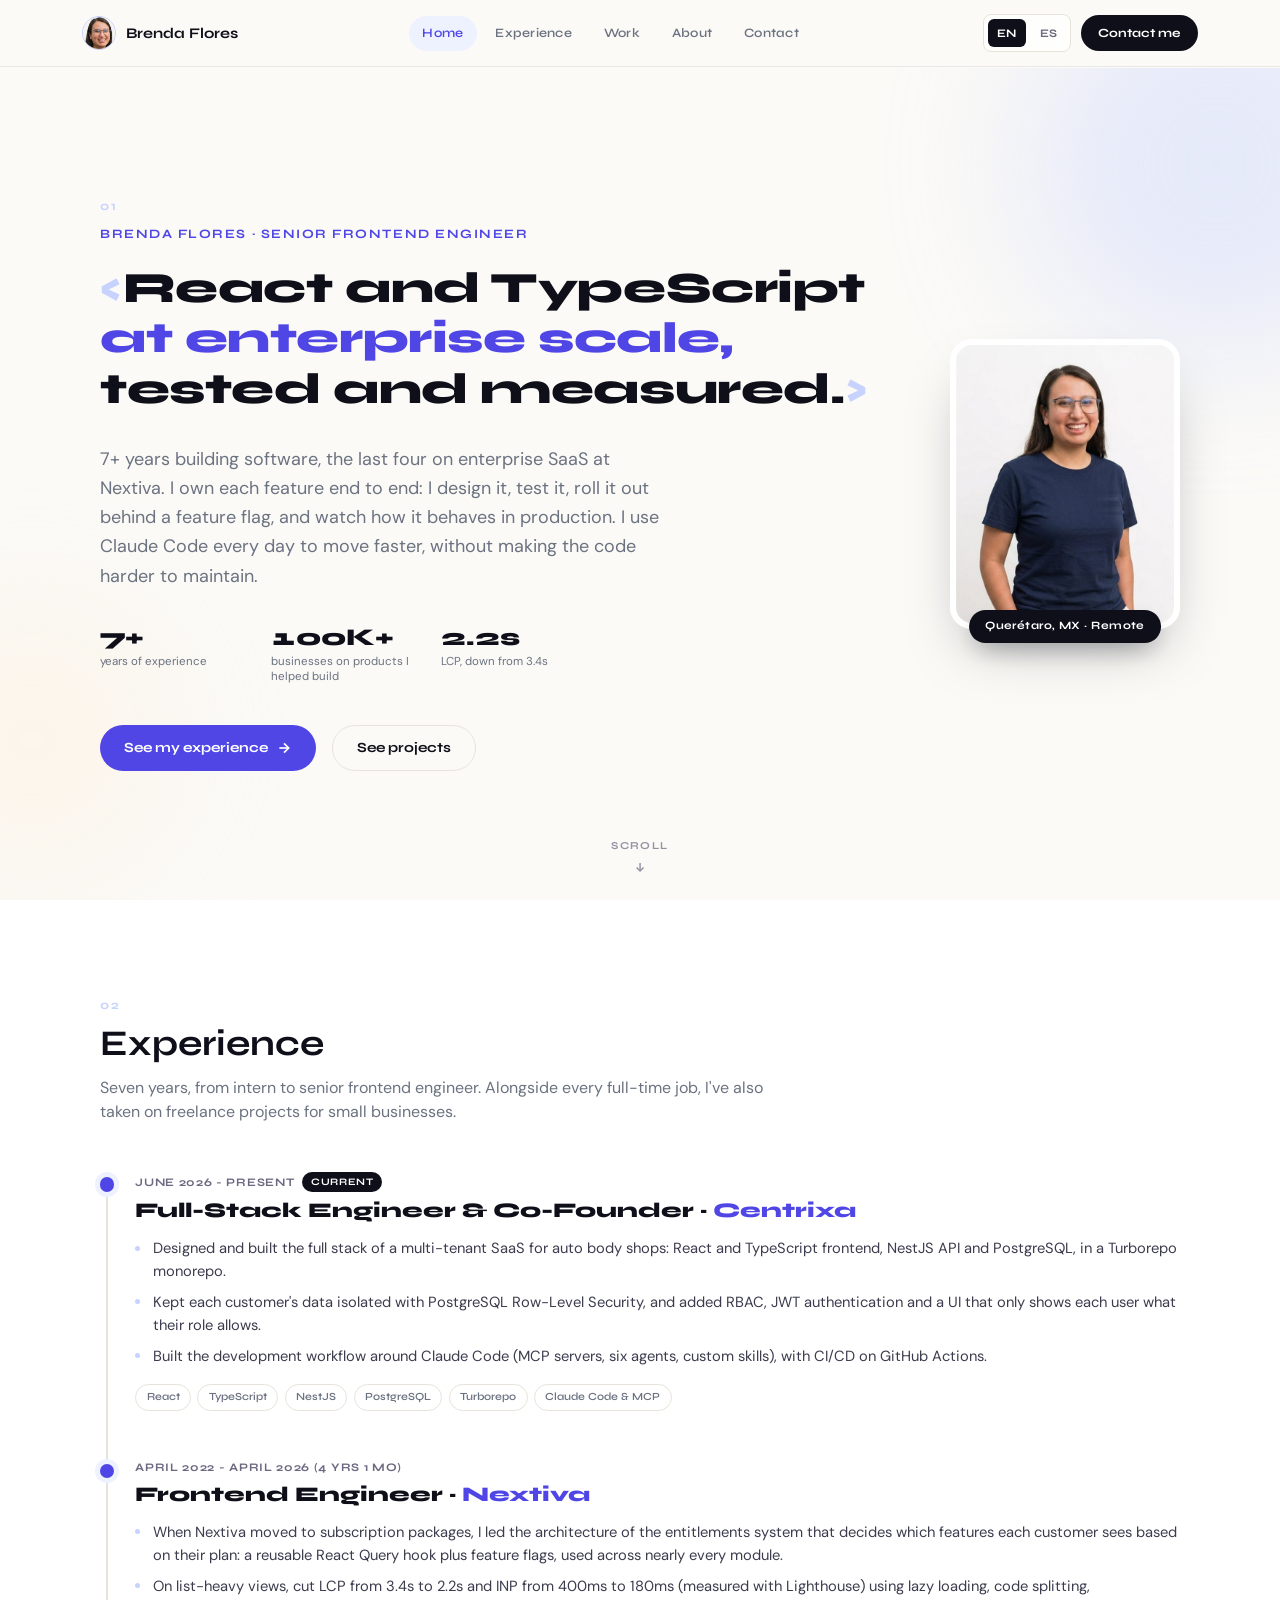
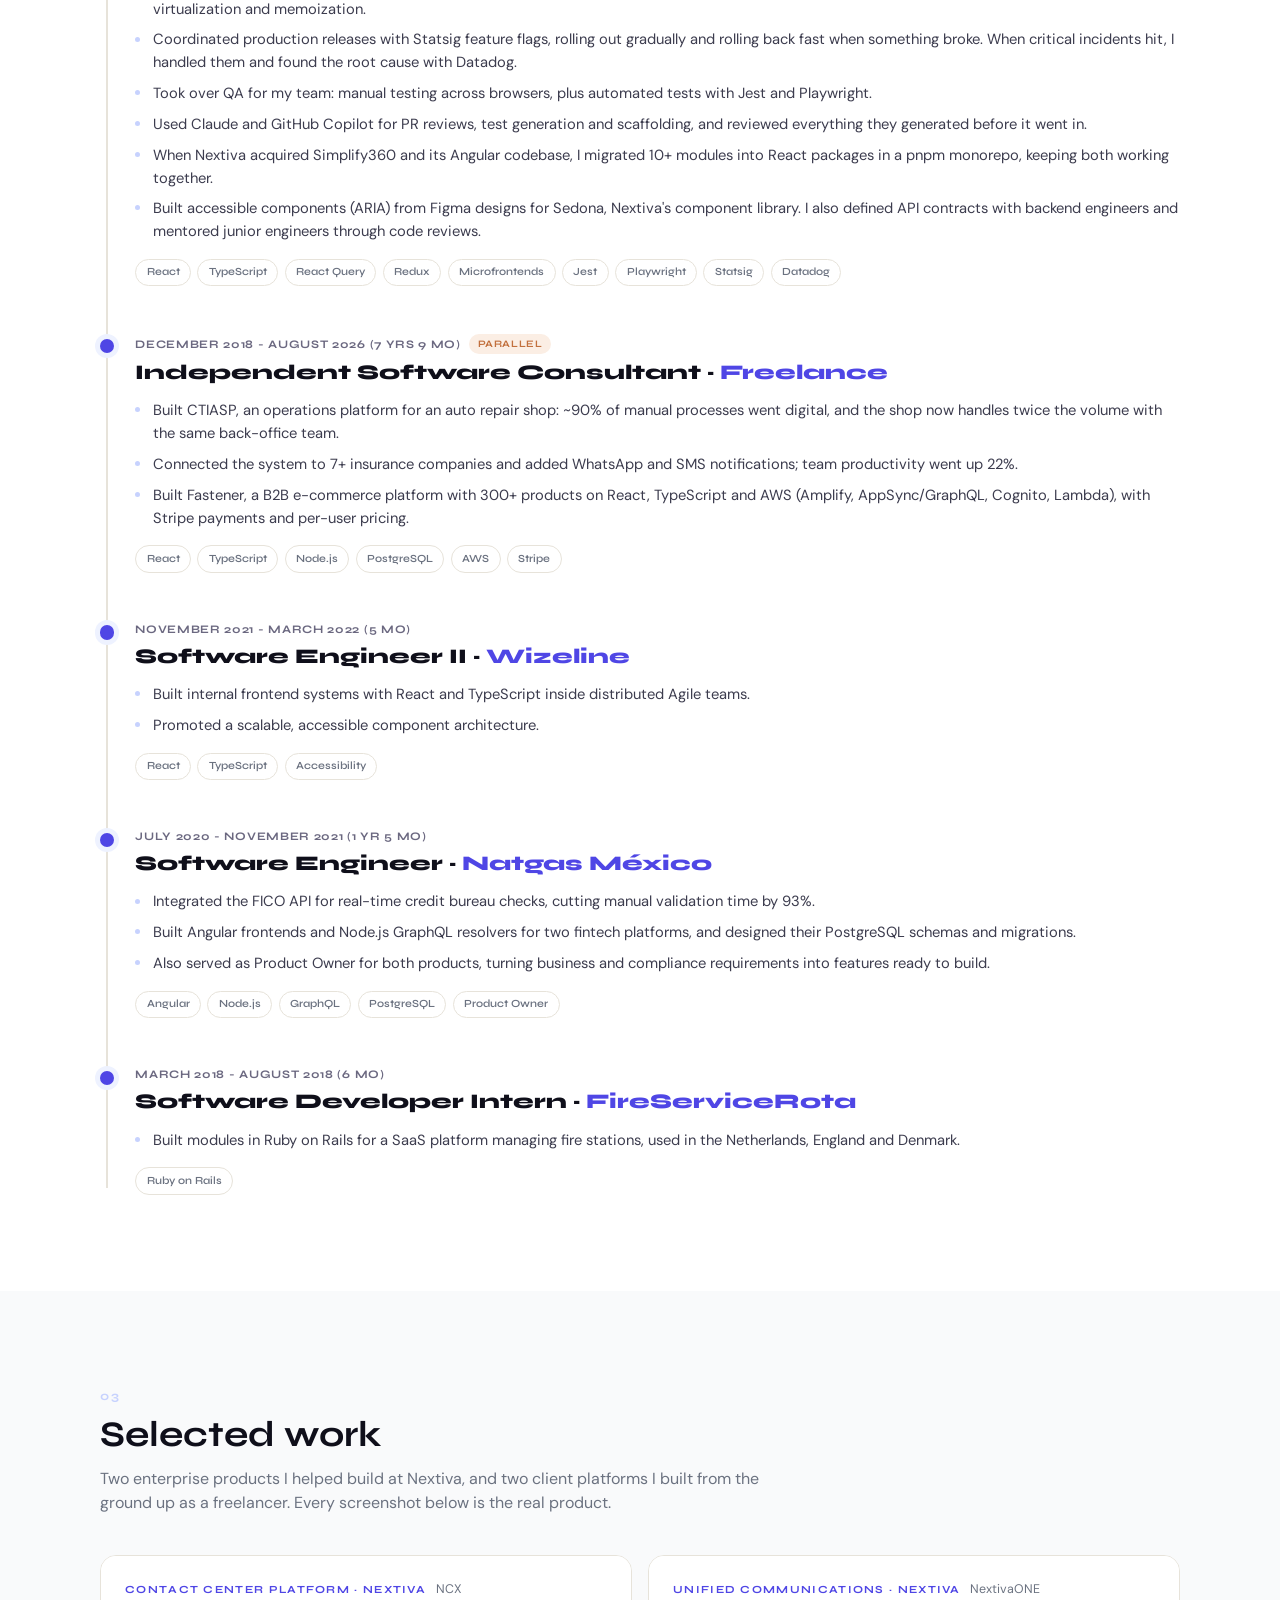
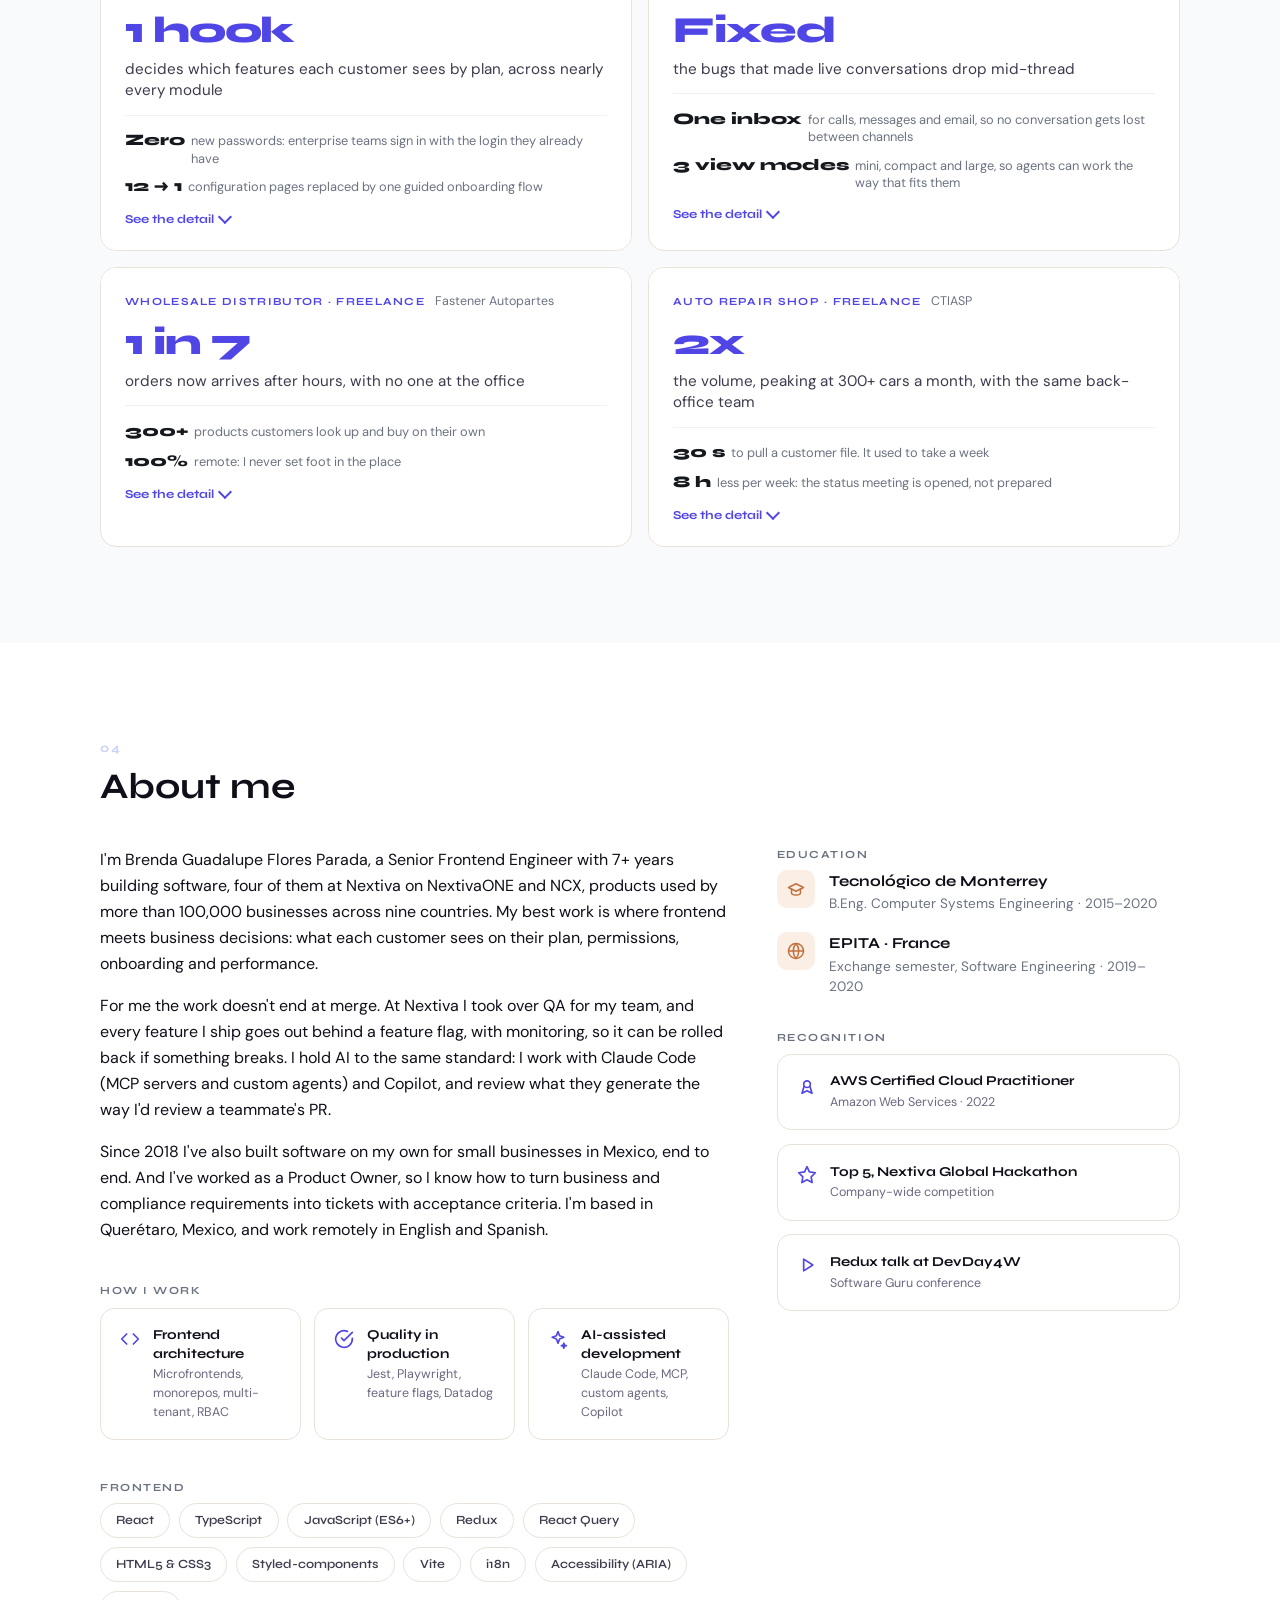
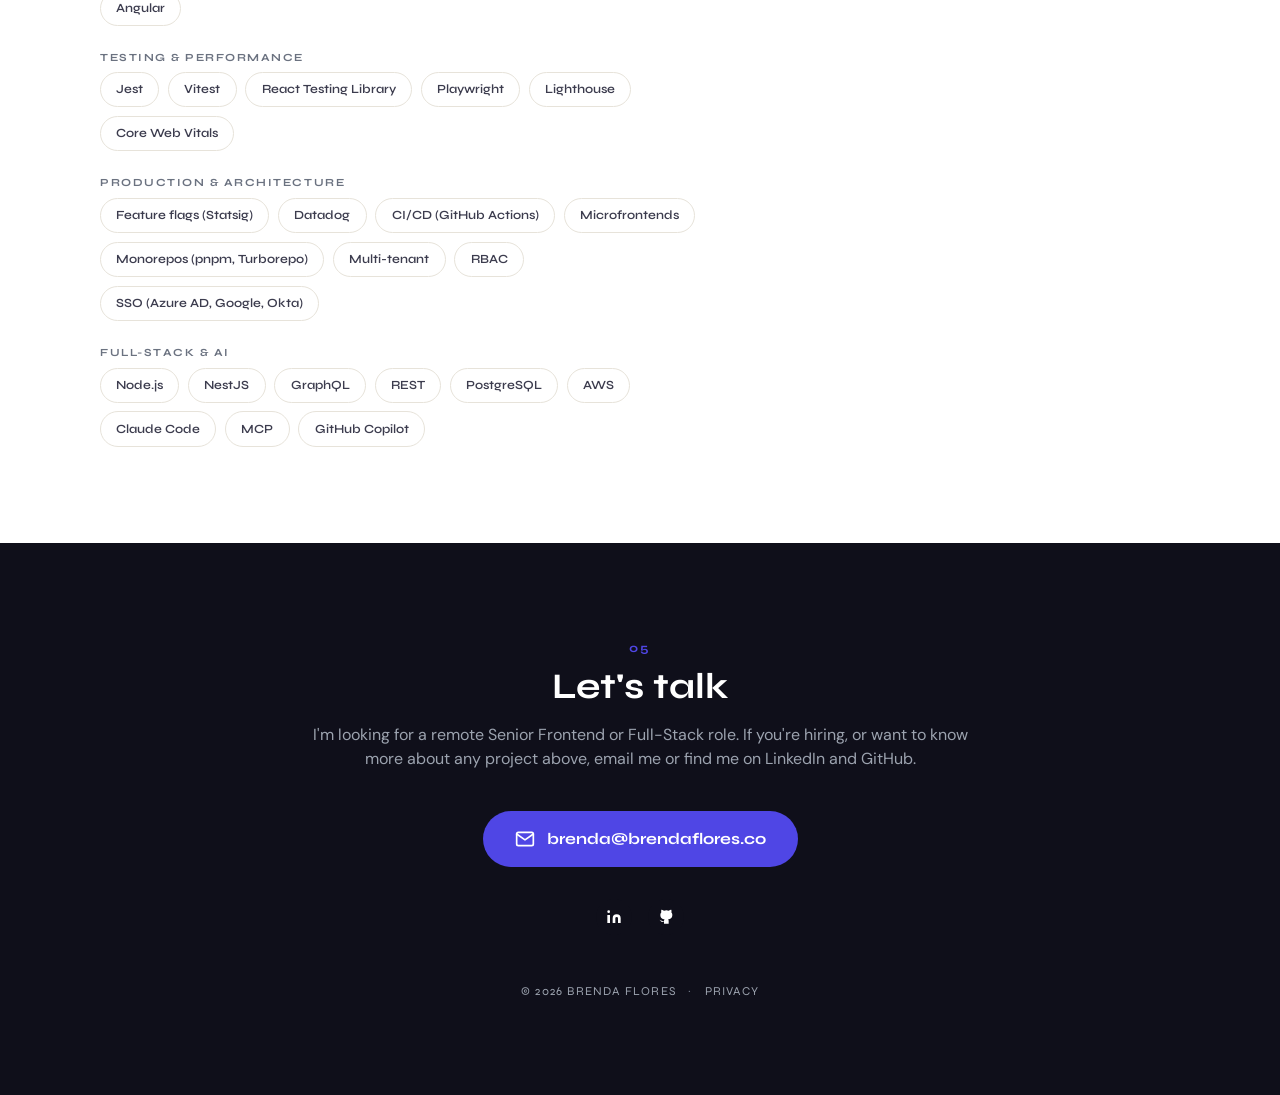
<file: en/index.html>
<!doctype html>
<!--  Link corto para mandar el portafolio en ingles: brendaflores.co/en.
      Solo redirige a /?lang=en; trae sus propias etiquetas Open Graph
      porque LinkedIn y WhatsApp arman la vista previa con esta pagina y no
      siguen la redireccion.  -->
<html lang="en">
  <head>
    <meta charset="UTF-8" />
    <meta name="viewport" content="width=device-width, initial-scale=1.0" />
    <title>Brenda Flores | Senior Frontend Engineer</title>
    <meta
      name="description"
      content="Brenda Flores, Senior Frontend Engineer: 7+ years building software, the last four on React and TypeScript products for enterprise SaaS used daily by thousands of agents."
    />
    <meta name="robots" content="noindex, follow" />
    <link rel="canonical" href="https://brendaflores.co/?lang=en" />
    <link rel="icon" href="/favicon.svg" type="image/svg+xml" />

    <meta property="og:type" content="website" />
    <meta property="og:title" content="Brenda Flores | Senior Frontend Engineer" />
    <meta
      property="og:description"
      content="7+ years building software, the last four on React and TypeScript products for enterprise SaaS used daily by thousands of agents. Performance, testing and AI-assisted development."
    />
    <meta property="og:url" content="https://brendaflores.co/en/" />
    <meta property="og:image" content="https://brendaflores.co/images/og-image.jpg" />
    <meta property="og:locale" content="en_US" />
    <meta name="twitter:card" content="summary_large_image" />
    <meta name="twitter:image" content="https://brendaflores.co/images/og-image.jpg" />

    <meta http-equiv="refresh" content="0; url=/?lang=en" />
    <script>
      location.replace("/?lang=en" + location.hash);
    </script>
    <style>
      body {
        background: #fbfaf7;
        color: #0f0f1a;
        font-family: sans-serif;
      }
    </style>
  </head>
  <body>
    <p><a href="/?lang=en">brendaflores.co</a></p>
  </body>
</html>
</file>
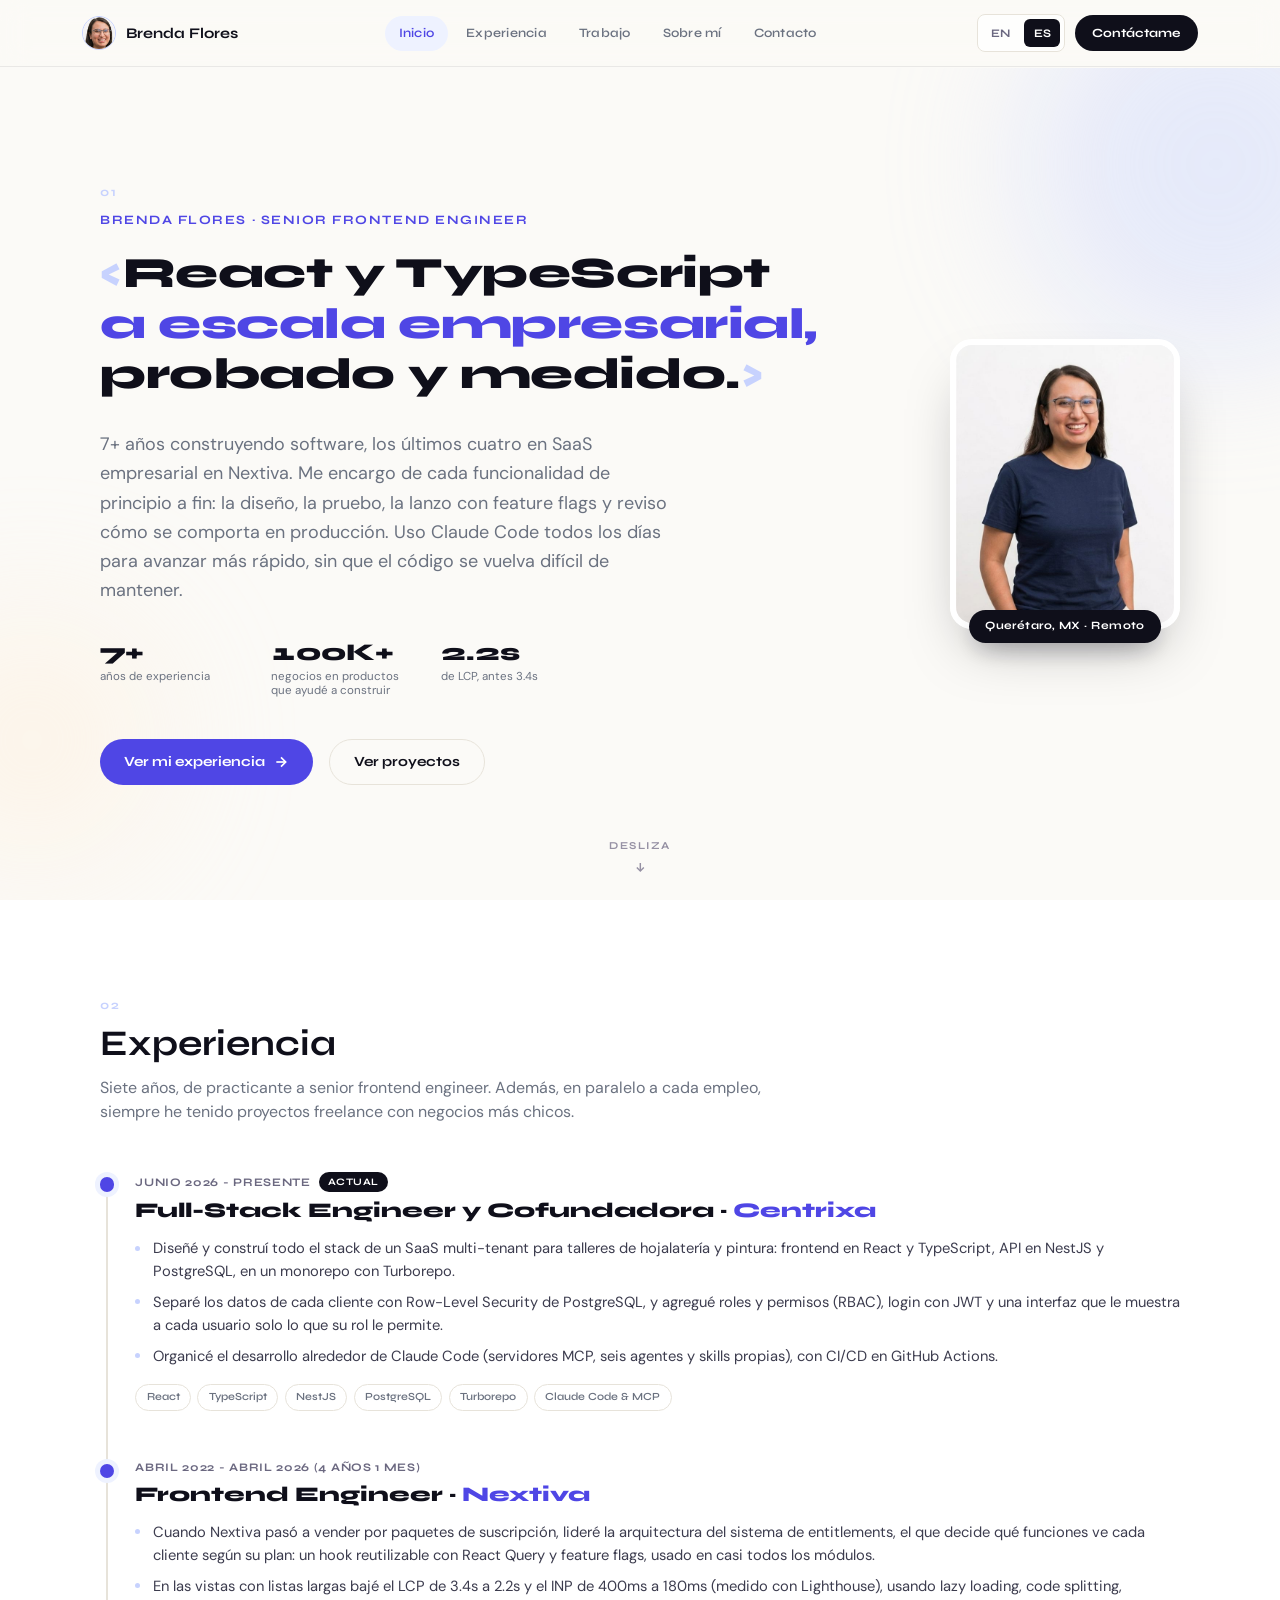
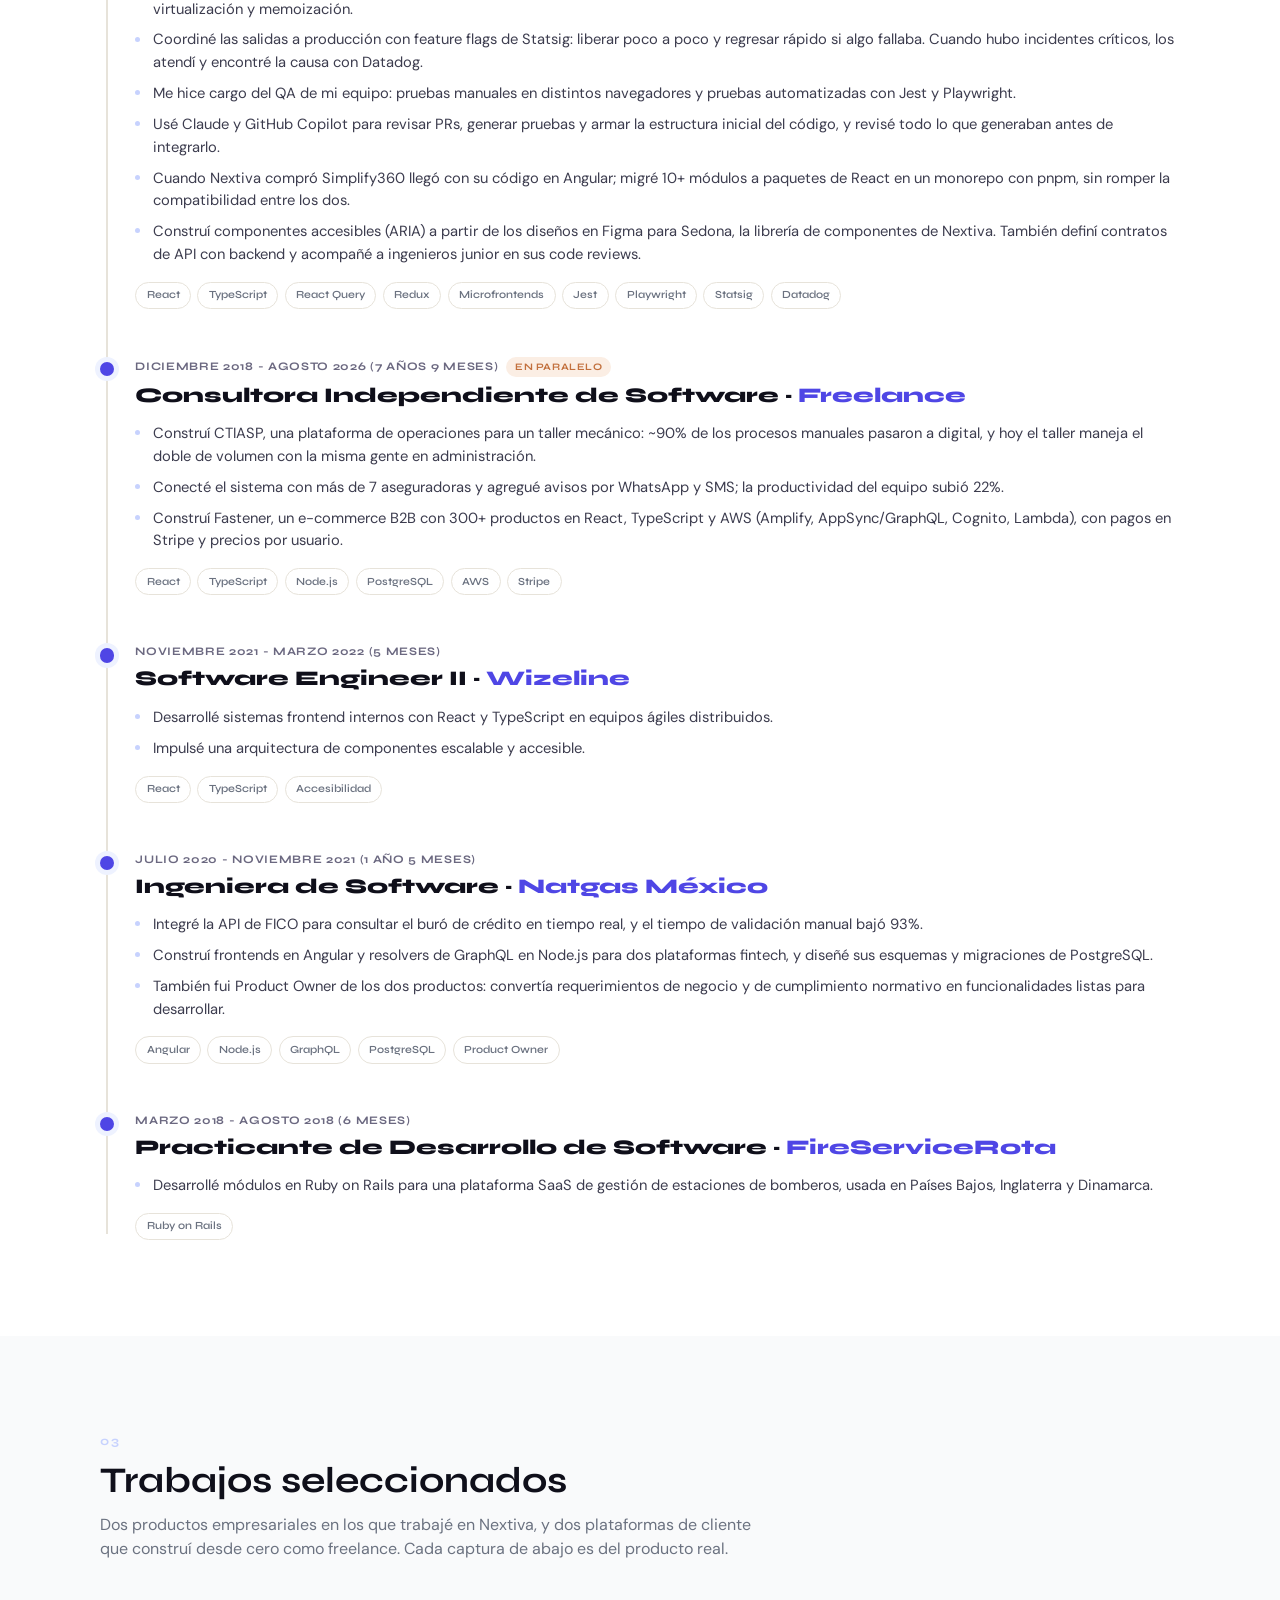
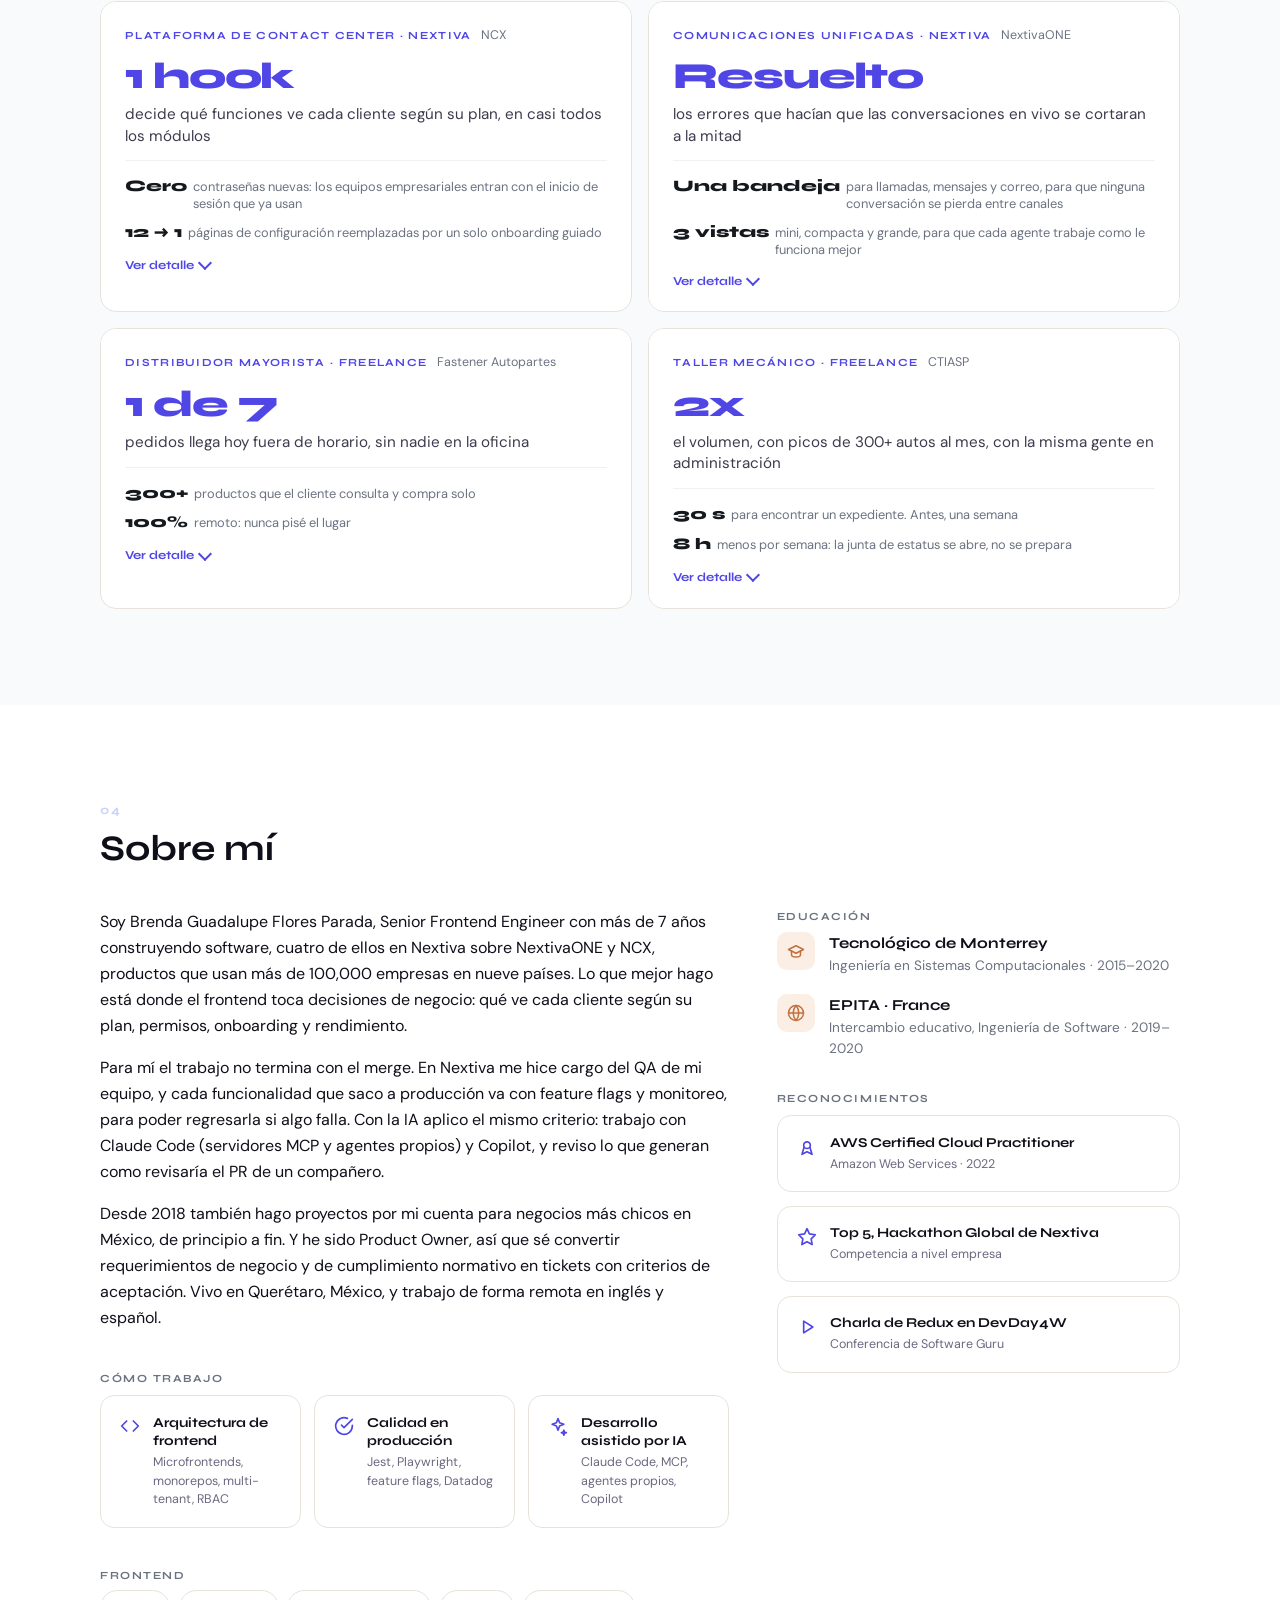
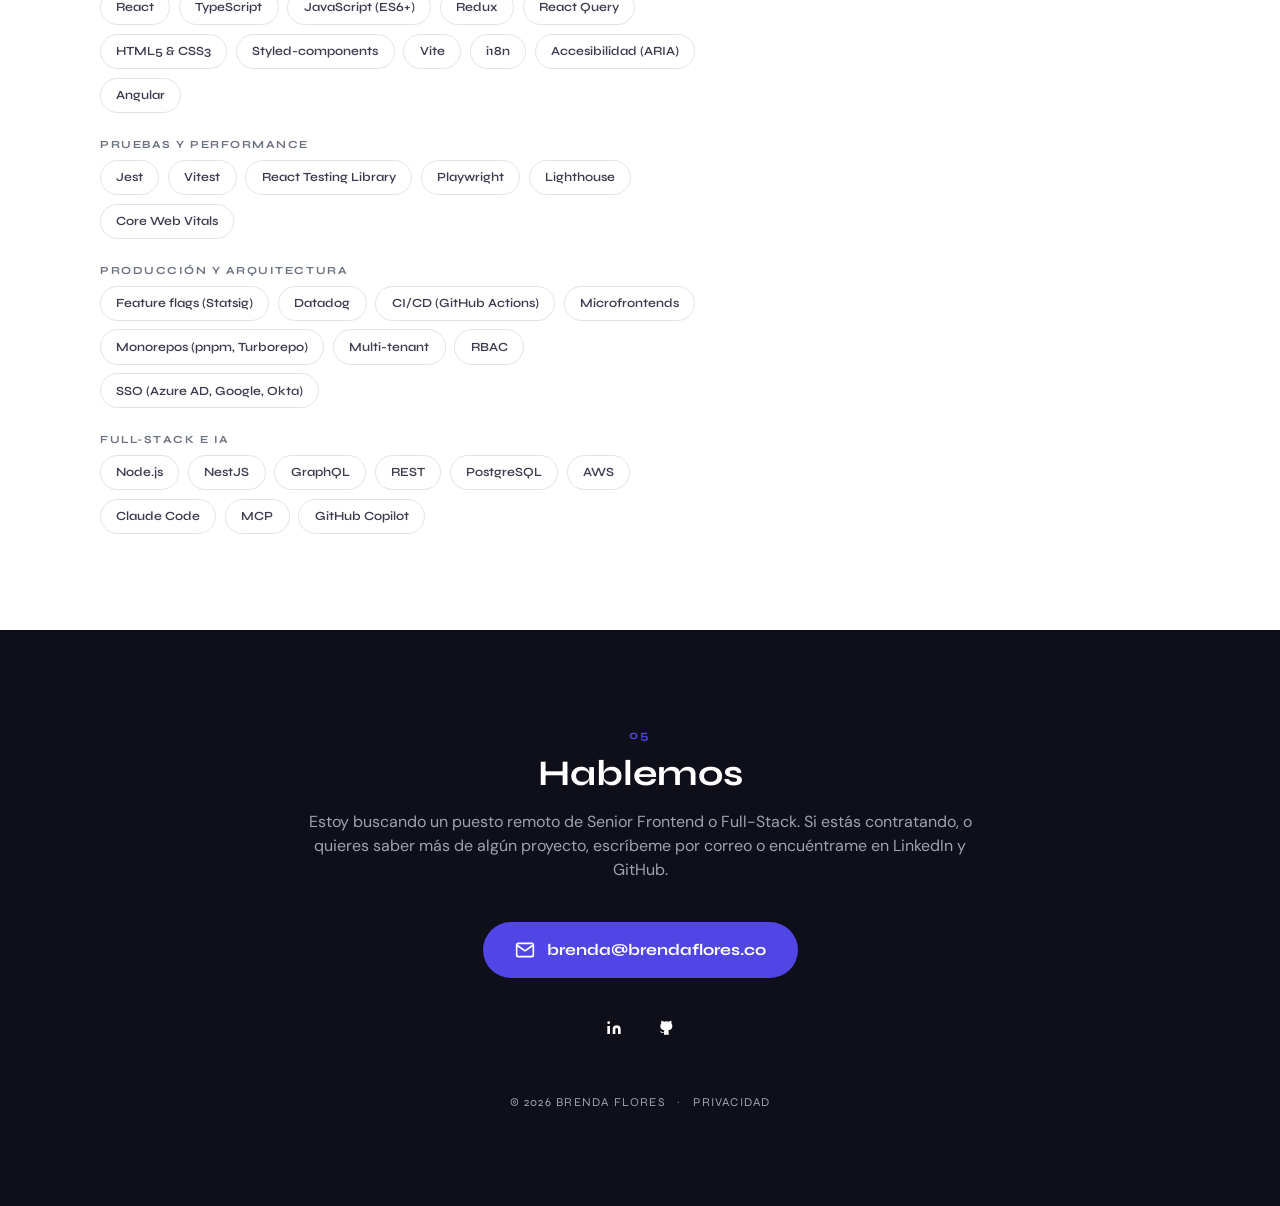
<file: es/index.html>
<!doctype html>
<!--  Link corto para mandar el portafolio en espanol: brendaflores.co/es.
      Solo redirige a /?lang=es; trae sus propias etiquetas Open Graph
      porque LinkedIn y WhatsApp arman la vista previa con esta pagina y no
      siguen la redireccion.  -->
<html lang="es">
  <head>
    <meta charset="UTF-8" />
    <meta name="viewport" content="width=device-width, initial-scale=1.0" />
    <title>Brenda Flores | Senior Frontend Engineer</title>
    <meta
      name="description"
      content="Brenda Flores, Senior Frontend Engineer: 7+ años construyendo software, los últimos cuatro en productos SaaS empresariales con React y TypeScript, usados a diario por miles de agentes."
    />
    <meta name="robots" content="noindex, follow" />
    <link rel="canonical" href="https://brendaflores.co/?lang=es" />
    <link rel="icon" href="/favicon.svg" type="image/svg+xml" />

    <meta property="og:type" content="website" />
    <meta property="og:title" content="Brenda Flores | Senior Frontend Engineer" />
    <meta
      property="og:description"
      content="7+ años construyendo software, los últimos cuatro en productos SaaS empresariales con React y TypeScript. Performance, pruebas y desarrollo asistido por IA."
    />
    <meta property="og:url" content="https://brendaflores.co/es/" />
    <meta property="og:image" content="https://brendaflores.co/images/og-image.jpg" />
    <meta property="og:locale" content="es_MX" />
    <meta name="twitter:card" content="summary_large_image" />
    <meta name="twitter:image" content="https://brendaflores.co/images/og-image.jpg" />

    <meta http-equiv="refresh" content="0; url=/?lang=es" />
    <script>
      location.replace("/?lang=es" + location.hash);
    </script>
    <style>
      body {
        background: #fbfaf7;
        color: #0f0f1a;
        font-family: sans-serif;
      }
    </style>
  </head>
  <body>
    <p><a href="/?lang=es">brendaflores.co</a></p>
  </body>
</html>
</file>
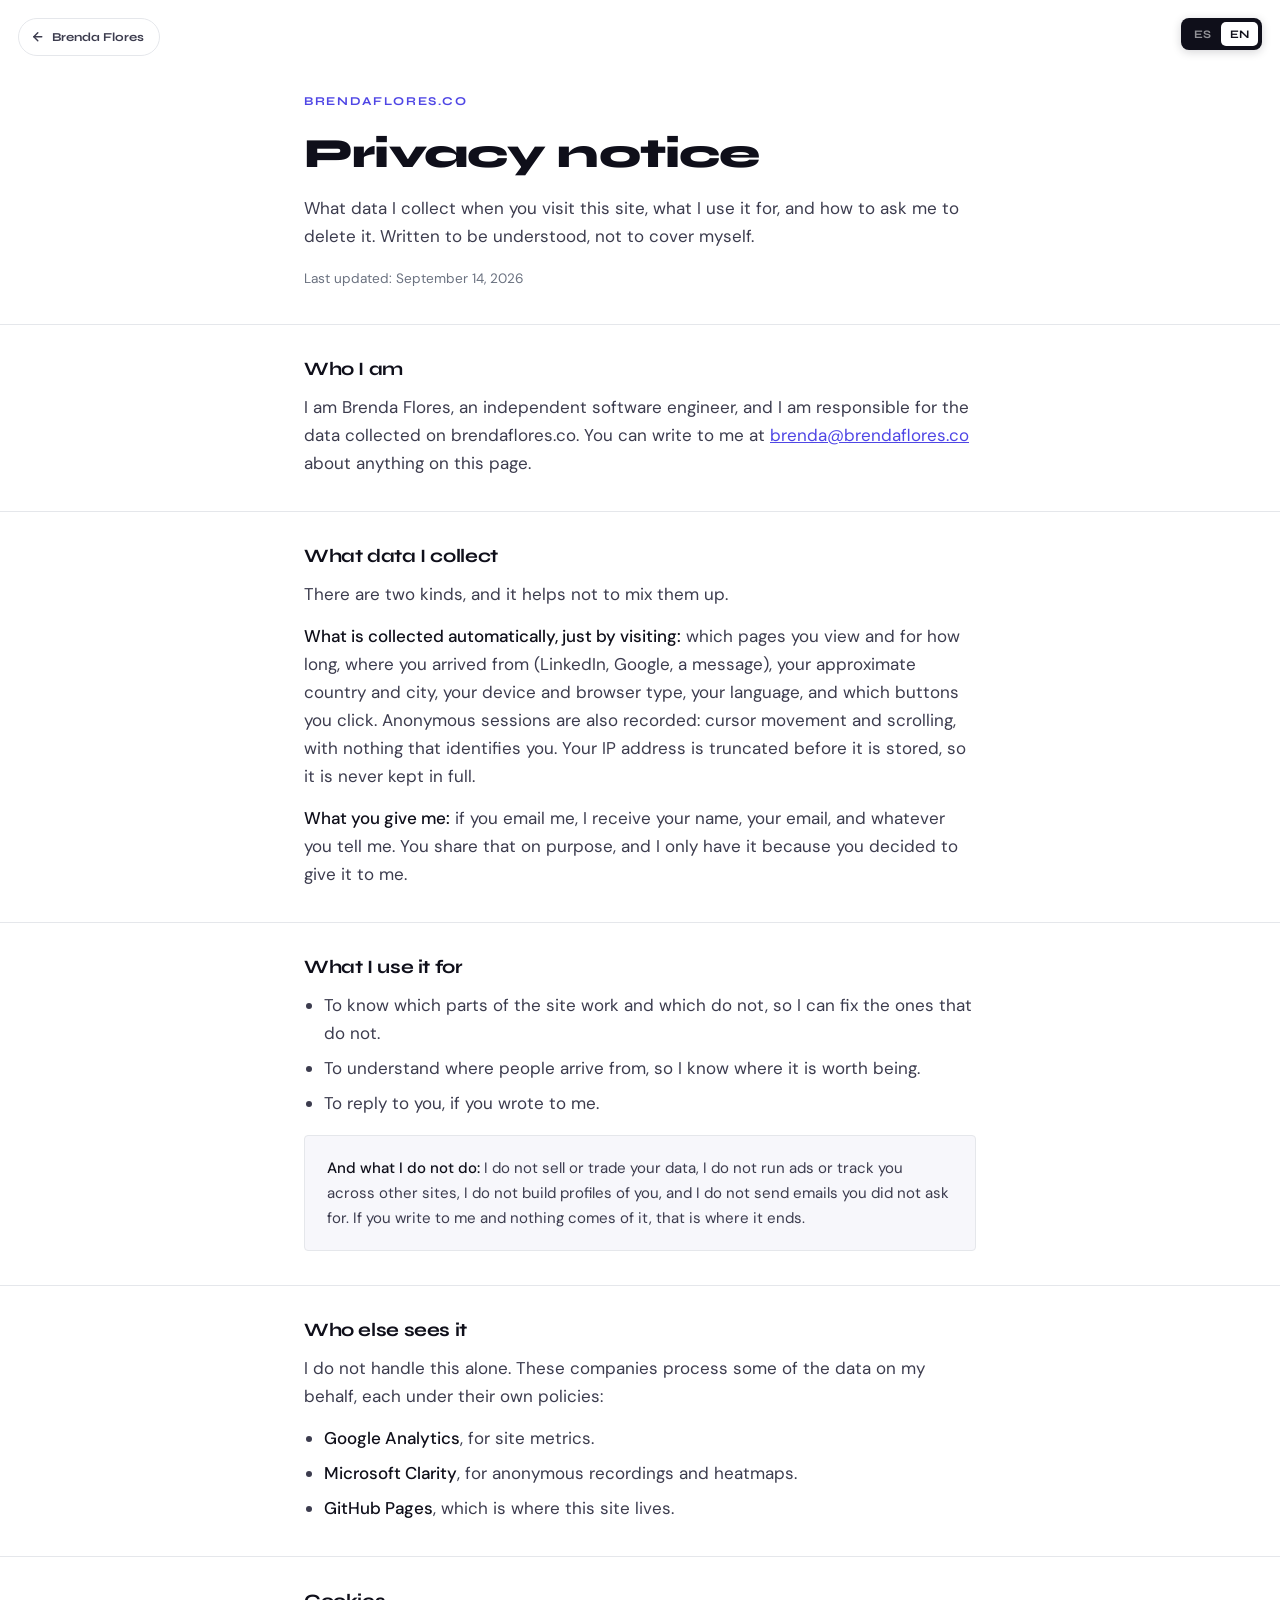
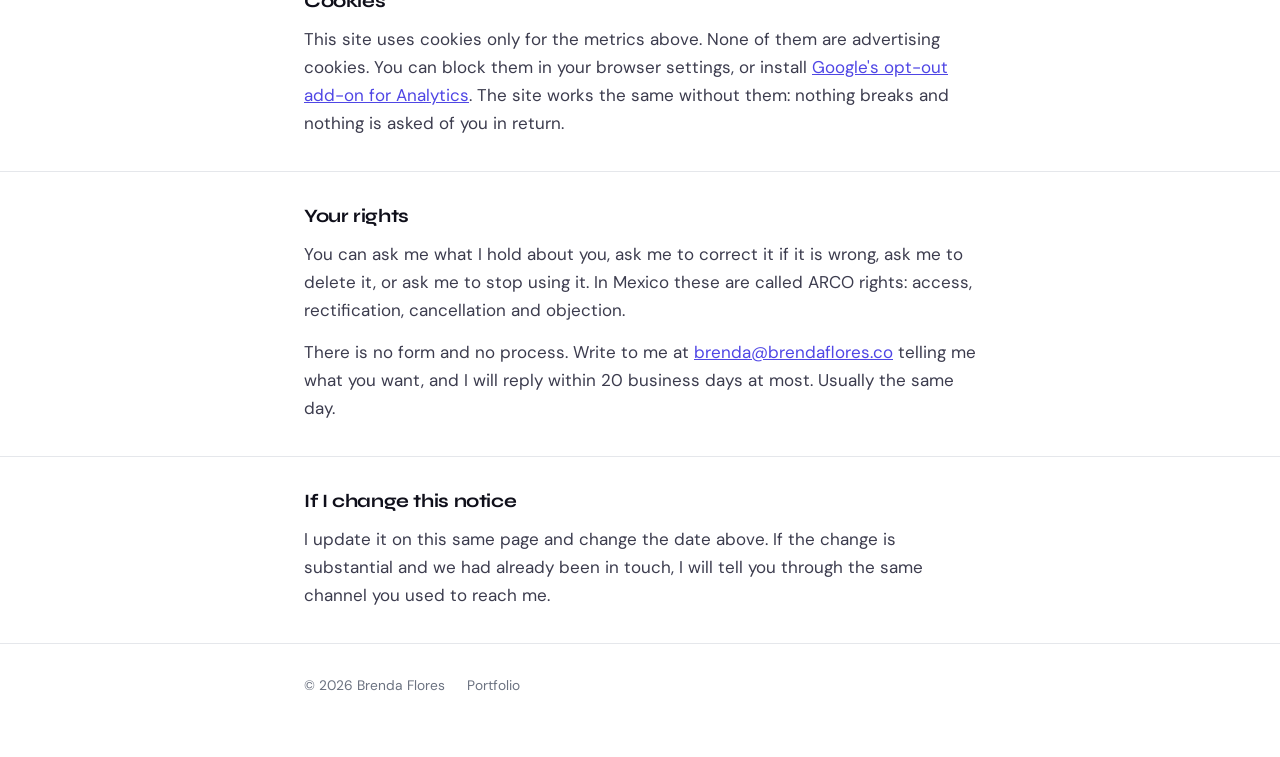
<file: privacidad/index.html>
<!doctype html>
<html lang="es">
  <head>
    <meta charset="utf-8" />
    <meta name="viewport" content="width=device-width, initial-scale=1" />
    <title>Aviso de privacidad | Brenda Flores</title>
    <meta
      name="description"
      content="Qué datos recojo en brendaflores.co, para qué los uso y cómo pedirme que los borre."
    />
    <!-- Se indexa: un aviso que no se encuentra no sirve de aviso. -->
    <meta name="robots" content="index, follow" />
    <link rel="canonical" href="https://brendaflores.co/privacidad/" />
    <link rel="icon" href="/favicon.svg" type="image/svg+xml" />

    <meta property="og:type" content="website" />
    <meta property="og:title" content="Aviso de privacidad | Brenda Flores" />
    <meta
      property="og:description"
      content="Qué datos recojo en brendaflores.co, para qué los uso y cómo pedirme que los borre."
    />
    <meta property="og:url" content="https://brendaflores.co/privacidad/" />
    <meta property="og:image" content="https://brendaflores.co/images/og-image.jpg" />
    <meta property="og:locale" content="es_MX" />
    <meta name="twitter:card" content="summary_large_image" />
    <meta name="twitter:title" content="Aviso de privacidad | Brenda Flores" />
    <meta
      name="twitter:description"
      content="Qué datos recojo en brendaflores.co, para qué los uso y cómo pedirme que los borre."
    />
    <meta name="twitter:image" content="https://brendaflores.co/images/og-image.jpg" />

    <!-- Analitica: los IDs de GA4 y Clarity se cambian en /analytics.js -->
    <script src="/analytics.js" defer></script>

    <link rel="preconnect" href="https://fonts.googleapis.com" />
    <link rel="preconnect" href="https://fonts.gstatic.com" crossorigin />
    <link
      href="https://fonts.googleapis.com/css2?family=Syne:wght@500;700;800&family=DM+Sans:opsz,wght@9..40,300;9..40,400;9..40,500&display=swap"
      rel="stylesheet"
    />

    <style>
      :root {
        --ink: #0f0f1a;
        --ink-2: #3c3c4e;
        --ink-3: #6b7280;
        --paper: #ffffff;
        --paper-2: #f7f7fb;
        --border: #e5e7eb;
        --accent: #4f46e5;
        --display: "Syne", sans-serif;
        --body: "DM Sans", sans-serif;
      }

      * {
        box-sizing: border-box;
      }

      body {
        margin: 0;
        background: var(--paper);
        color: var(--ink);
        font-family: var(--body);
        font-size: 17px;
        line-height: 1.65;
        -webkit-font-smoothing: antialiased;
      }

      .wrap {
        max-width: 720px;
        margin: 0 auto;
        padding: 0 24px;
      }

      h1,
      h2 {
        font-family: var(--display);
        letter-spacing: -0.02em;
        line-height: 1.15;
        text-wrap: balance;
        margin: 0;
      }

      /* ---------- navegacion ---------- */

      #back {
        position: fixed;
        top: 18px;
        left: 18px;
        z-index: 50;
        display: inline-flex;
        align-items: center;
        gap: 7px;
        font-family: var(--display);
        font-size: 0.76rem;
        font-weight: 700;
        color: var(--ink-2);
        background: rgba(255, 255, 255, 0.92);
        backdrop-filter: blur(6px);
        border: 1px solid var(--border);
        border-radius: 999px;
        padding: 8px 15px 8px 12px;
        text-decoration: none;
        transition:
          color 0.2s,
          border-color 0.2s;
      }
      #back:hover {
        color: var(--accent);
        border-color: var(--accent);
      }
      #back svg {
        width: 0.85rem;
        height: 0.85rem;
        flex-shrink: 0;
      }
      @media (max-width: 520px) {
        #back .label {
          display: none;
        }
        #back {
          padding: 9px 11px;
        }
      }

      #lang {
        position: fixed;
        top: 18px;
        right: 18px;
        z-index: 50;
        display: flex;
        gap: 2px;
        background: var(--ink);
        border-radius: 8px;
        padding: 4px;
        box-shadow: 0 2px 10px rgba(15, 15, 26, 0.18);
      }
      #lang button {
        font-family: var(--display);
        font-size: 0.72rem;
        font-weight: 700;
        color: rgba(255, 255, 255, 0.55);
        background: transparent;
        border: 0;
        border-radius: 5px;
        padding: 0.3rem 0.55rem;
        cursor: pointer;
        transition: all 0.2s;
      }
      #lang button.active {
        background: #fff;
        color: var(--ink);
      }

      /* ---------- documento ---------- */

      header.head {
        padding: 92px 0 34px;
        border-bottom: 1px solid var(--border);
      }
      .kicker {
        font-family: var(--display);
        font-size: 12px;
        font-weight: 700;
        letter-spacing: 0.14em;
        text-transform: uppercase;
        color: var(--accent);
        margin: 0 0 18px;
      }
      h1 {
        font-size: clamp(1.9rem, 4.6vw, 2.6rem);
        font-weight: 800;
        margin-bottom: 16px;
      }
      .lede {
        color: var(--ink-2);
        margin: 0;
        max-width: 60ch;
      }
      .updated {
        font-size: 0.85rem;
        color: var(--ink-3);
        margin: 18px 0 0;
      }

      section {
        padding: 34px 0;
        border-bottom: 1px solid var(--border);
      }
      h2 {
        font-size: 1.18rem;
        font-weight: 700;
        margin-bottom: 12px;
      }
      p {
        margin: 0 0 14px;
        color: var(--ink-2);
      }
      p:last-child,
      ul:last-child {
        margin-bottom: 0;
      }
      ul {
        margin: 0 0 14px;
        padding-left: 20px;
        color: var(--ink-2);
      }
      li {
        margin-bottom: 7px;
      }
      li:last-child {
        margin-bottom: 0;
      }
      strong {
        color: var(--ink);
        font-weight: 500;
      }
      a {
        color: var(--accent);
      }

      .box {
        background: var(--paper-2);
        border: 1px solid var(--border);
        border-radius: 4px;
        padding: 20px 22px;
        margin-top: 18px;
      }
      .box p {
        margin-bottom: 0;
        font-size: 0.94rem;
      }

      footer {
        padding: 30px 0 60px;
        font-size: 0.86rem;
        color: var(--ink-3);
      }
      footer .wrap {
        display: flex;
        flex-wrap: wrap;
        gap: 6px 22px;
      }
      footer a {
        color: var(--ink-3);
        text-decoration: none;
      }
      footer a:hover {
        color: var(--accent);
      }

      :focus-visible {
        outline: 2px solid var(--accent);
        outline-offset: 3px;
        border-radius: 3px;
      }
    </style>
  </head>

  <body>
    <a id="back" href="/">
      <svg
        viewBox="0 0 24 24"
        fill="none"
        stroke="currentColor"
        stroke-width="2.5"
        stroke-linecap="round"
        stroke-linejoin="round"
        aria-hidden="true"
      >
        <line x1="19" y1="12" x2="5" y2="12" />
        <polyline points="12 19 5 12 12 5" />
      </svg>
      <span class="label">Brenda Flores</span>
    </a>

    <div id="lang">
      <button data-lang="es" class="active">ES</button>
      <button data-lang="en">EN</button>
    </div>

    <header class="head">
      <div class="wrap">
        <p class="kicker" data-es="brendaflores.co" data-en="brendaflores.co">
          brendaflores.co
        </p>
        <h1 data-es="Aviso de privacidad" data-en="Privacy notice">
          Aviso de privacidad
        </h1>
        <p
          class="lede"
          data-es="Qué datos recojo cuando entras a este sitio, para qué los uso y cómo pedirme que los borre. Escrito para que se entienda, no para cubrirme."
          data-en="What data I collect when you visit this site, what I use it for, and how to ask me to delete it. Written to be understood, not to cover myself."
        >
          Qué datos recojo cuando entras a este sitio, para qué los uso y cómo
          pedirme que los borre. Escrito para que se entienda, no para cubrirme.
        </p>
        <p
          class="updated"
          data-es="Última actualización: 14 de septiembre de 2026"
          data-en="Last updated: September 14, 2026"
        >
          Última actualización: 14 de septiembre de 2026
        </p>
      </div>
    </header>

    <main>
      <section>
        <div class="wrap">
          <h2 data-es="Quién soy" data-en="Who I am">Quién soy</h2>
          <p
            data-es="Soy Brenda Flores, ingeniera de software independiente, y soy la responsable de los datos que se recogen en brendaflores.co. Puedes escribirme a <a href=&quot;mailto:brenda@brendaflores.co&quot;>brenda@brendaflores.co</a> para cualquier cosa de esta página."
            data-en="I am Brenda Flores, an independent software engineer, and I am responsible for the data collected on brendaflores.co. You can write to me at <a href=&quot;mailto:brenda@brendaflores.co&quot;>brenda@brendaflores.co</a> about anything on this page."
          >
            Soy Brenda Flores, ingeniera de software independiente, y soy la
            responsable de los datos que se recogen en brendaflores.co. Puedes
            escribirme a
            <a href="mailto:brenda@brendaflores.co">brenda@brendaflores.co</a>
            para cualquier cosa de esta página.
          </p>
        </div>
      </section>

      <section>
        <div class="wrap">
          <h2 data-es="Qué datos recojo" data-en="What data I collect">
            Qué datos recojo
          </h2>
          <p
            data-es="Hay dos tipos, y conviene no mezclarlos."
            data-en="There are two kinds, and it helps not to mix them up."
          >
            Hay dos tipos, y conviene no mezclarlos.
          </p>
          <p
            data-es="<strong>Lo que se recoge solo, por el hecho de entrar:</strong> qué páginas ves y cuánto tiempo, desde dónde llegaste (LinkedIn, Google, un mensaje), tu país y ciudad aproximados, el tipo de dispositivo y navegador, el idioma, y en qué botones haces clic. También se graban sesiones anónimas: el recorrido del cursor y el desplazamiento por la página, sin nada que te identifique. Tu dirección IP se recorta antes de guardarse, así que no queda completa."
            data-en="<strong>What is collected automatically, just by visiting:</strong> which pages you view and for how long, where you arrived from (LinkedIn, Google, a message), your approximate country and city, your device and browser type, your language, and which buttons you click. Anonymous sessions are also recorded: cursor movement and scrolling, with nothing that identifies you. Your IP address is truncated before it is stored, so it is never kept in full."
          >
            <strong>Lo que se recoge solo, por el hecho de entrar:</strong> qué
            páginas ves y cuánto tiempo, desde dónde llegaste (LinkedIn, Google,
            un mensaje), tu país y ciudad aproximados, el tipo de dispositivo y
            navegador, el idioma, y en qué botones haces clic. También se graban
            sesiones anónimas: el recorrido del cursor y el desplazamiento por la
            página, sin nada que te identifique. Tu dirección IP se recorta antes
            de guardarse, así que no queda completa.
          </p>
          <p
            data-es="<strong>Lo que me das tú:</strong> si me escribes por correo, me llega tu nombre, tu correo y lo que me cuentes. Eso lo compartes a propósito y solo lo tengo porque decidiste dármelo."
            data-en="<strong>What you give me:</strong> if you email me, I receive your name, your email, and whatever you tell me. You share that on purpose, and I only have it because you decided to give it to me."
          >
            <strong>Lo que me das tú:</strong> si me escribes por correo, me
            llega tu nombre, tu correo y lo que me cuentes. Eso lo compartes a
            propósito y solo lo tengo porque decidiste dármelo.
          </p>
        </div>
      </section>

      <section>
        <div class="wrap">
          <h2 data-es="Para qué los uso" data-en="What I use it for">
            Para qué los uso
          </h2>
          <ul>
            <li
              data-es="Saber qué partes del sitio sirven y cuáles no, para arreglar las que no."
              data-en="To know which parts of the site work and which do not, so I can fix the ones that do not."
            >
              Saber qué partes del sitio sirven y cuáles no, para arreglar las
              que no.
            </li>
            <li
              data-es="Entender por dónde llega la gente, para saber dónde vale la pena estar."
              data-en="To understand where people arrive from, so I know where it is worth being."
            >
              Entender por dónde llega la gente, para saber dónde vale la pena
              estar.
            </li>
            <li
              data-es="Responderte, si me escribiste."
              data-en="To reply to you, if you wrote to me."
            >
              Responderte, si me escribiste.
            </li>
          </ul>
          <div class="box">
            <p
              data-es="<strong>Y lo que no hago:</strong> no vendo ni intercambio tus datos, no hago publicidad ni te sigo por otros sitios, no armo perfiles tuyos y no mando correos que no me hayas pedido. Si me escribes y no cerramos nada, ahí queda."
              data-en="<strong>And what I do not do:</strong> I do not sell or trade your data, I do not run ads or track you across other sites, I do not build profiles of you, and I do not send emails you did not ask for. If you write to me and nothing comes of it, that is where it ends."
            >
              <strong>Y lo que no hago:</strong> no vendo ni intercambio tus
              datos, no hago publicidad ni te sigo por otros sitios, no armo
              perfiles tuyos y no mando correos que no me hayas pedido. Si me
              escribes y no cerramos nada, ahí queda.
            </p>
          </div>
        </div>
      </section>

      <section>
        <div class="wrap">
          <h2 data-es="Quién más los ve" data-en="Who else sees it">
            Quién más los ve
          </h2>
          <p
            data-es="No trabajo sola con esto. Estas empresas procesan parte de los datos por mí, cada una con sus propias políticas:"
            data-en="I do not handle this alone. These companies process some of the data on my behalf, each under their own policies:"
          >
            No trabajo sola con esto. Estas empresas procesan parte de los datos
            por mí, cada una con sus propias políticas:
          </p>
          <ul>
            <li
              data-es="<strong>Google Analytics</strong>, para las métricas del sitio."
              data-en="<strong>Google Analytics</strong>, for site metrics."
            >
              <strong>Google Analytics</strong>, para las métricas del sitio.
            </li>
            <li
              data-es="<strong>Microsoft Clarity</strong>, para las grabaciones anónimas y los mapas de calor."
              data-en="<strong>Microsoft Clarity</strong>, for anonymous recordings and heatmaps."
            >
              <strong>Microsoft Clarity</strong>, para las grabaciones anónimas y
              los mapas de calor.
            </li>
            <li
              data-es="<strong>GitHub Pages</strong>, que es donde vive este sitio."
              data-en="<strong>GitHub Pages</strong>, which is where this site lives."
            >
              <strong>GitHub Pages</strong>, que es donde vive este sitio.
            </li>
          </ul>
        </div>
      </section>

      <section>
        <div class="wrap">
          <h2 data-es="Cookies" data-en="Cookies">Cookies</h2>
          <p
            data-es="Este sitio usa cookies solo para las métricas de arriba. Ninguna es de publicidad. Puedes bloquearlas desde la configuración de tu navegador, o instalar el <a href=&quot;https://tools.google.com/dlpage/gaoptout&quot; target=&quot;_blank&quot; rel=&quot;noopener&quot;>complemento de Google para desactivar Analytics</a>. El sitio funciona igual sin ellas: no se rompe nada ni te pide nada a cambio."
            data-en="This site uses cookies only for the metrics above. None of them are advertising cookies. You can block them in your browser settings, or install <a href=&quot;https://tools.google.com/dlpage/gaoptout&quot; target=&quot;_blank&quot; rel=&quot;noopener&quot;>Google's opt-out add-on for Analytics</a>. The site works the same without them: nothing breaks and nothing is asked of you in return."
          >
            Este sitio usa cookies solo para las métricas de arriba. Ninguna es
            de publicidad. Puedes bloquearlas desde la configuración de tu
            navegador, o instalar el
            <a
              href="https://tools.google.com/dlpage/gaoptout"
              target="_blank"
              rel="noopener"
              >complemento de Google para desactivar Analytics</a
            >. El sitio funciona igual sin ellas: no se rompe nada ni te pide
            nada a cambio.
          </p>
        </div>
      </section>

      <section>
        <div class="wrap">
          <h2 data-es="Tus derechos" data-en="Your rights">Tus derechos</h2>
          <p
            data-es="Puedes pedirme que te diga qué tengo tuyo, que lo corrija si está mal, que lo borre, o que deje de usarlo. En México a esto se le llaman derechos ARCO: acceso, rectificación, cancelación y oposición."
            data-en="You can ask me what I hold about you, ask me to correct it if it is wrong, ask me to delete it, or ask me to stop using it. In Mexico these are called ARCO rights: access, rectification, cancellation and objection."
          >
            Puedes pedirme que te diga qué tengo tuyo, que lo corrija si está
            mal, que lo borre, o que deje de usarlo. En México a esto se le
            llaman derechos ARCO: acceso, rectificación, cancelación y
            oposición.
          </p>
          <p
            data-es="No hay formulario ni trámite. Escríbeme a <a href=&quot;mailto:brenda@brendaflores.co&quot;>brenda@brendaflores.co</a> diciéndome qué quieres y te contesto en un plazo máximo de 20 días hábiles. Normalmente el mismo día."
            data-en="There is no form and no process. Write to me at <a href=&quot;mailto:brenda@brendaflores.co&quot;>brenda@brendaflores.co</a> telling me what you want, and I will reply within 20 business days at most. Usually the same day."
          >
            No hay formulario ni trámite. Escríbeme a
            <a href="mailto:brenda@brendaflores.co">brenda@brendaflores.co</a>
            diciéndome qué quieres y te contesto en un plazo máximo de 20 días
            hábiles. Normalmente el mismo día.
          </p>
        </div>
      </section>

      <section>
        <div class="wrap">
          <h2
            data-es="Si cambio este aviso"
            data-en="If I change this notice"
          >
            Si cambio este aviso
          </h2>
          <p
            data-es="Lo actualizo en esta misma página y cambio la fecha de arriba. Si el cambio es de fondo y ya habíamos hablado, te aviso por el mismo medio por el que me escribiste."
            data-en="I update it on this same page and change the date above. If the change is substantial and we had already been in touch, I will tell you through the same channel you used to reach me."
          >
            Lo actualizo en esta misma página y cambio la fecha de arriba. Si el
            cambio es de fondo y ya habíamos hablado, te aviso por el mismo medio
            por el que me escribiste.
          </p>
        </div>
      </section>
    </main>

    <footer>
      <div class="wrap">
        <span>&copy; <span id="year"></span> Brenda Flores</span>
        <a href="/" data-es="Portafolio" data-en="Portfolio">Portafolio</a>
      </div>
    </footer>

    <script>
      document.getElementById("year").textContent = new Date().getFullYear();

      const TITLES = {
        es: "Aviso de privacidad | Brenda Flores",
        en: "Privacy notice | Brenda Flores",
      };

      function setLang(lang, remember) {
        document.querySelectorAll("[data-es]").forEach((el) => {
          el.innerHTML = el.dataset[lang] || el.dataset.es;
        });
        document.title = TITLES[lang] || TITLES.es;
        document.querySelectorAll("[data-lang]").forEach((btn) => {
          btn.classList.toggle("active", btn.dataset.lang === lang);
        });
        document.documentElement.lang = lang;
        if (remember !== false) localStorage.setItem("lang", lang);
      }

      (function initLang() {
        const saved = localStorage.getItem("lang");
        if (saved === "en" || saved === "es") {
          setLang(saved);
          return;
        }
        const nav = (
          navigator.languages && navigator.languages.length
            ? navigator.languages[0]
            : navigator.language || ""
        ).toLowerCase();
        setLang(nav.startsWith("es") ? "es" : "en", false);
      })();

      document.querySelectorAll("[data-lang]").forEach((btn) => {
        btn.addEventListener("click", () => setLang(btn.dataset.lang));
      });
    </script>
  </body>
</html>
</file>
